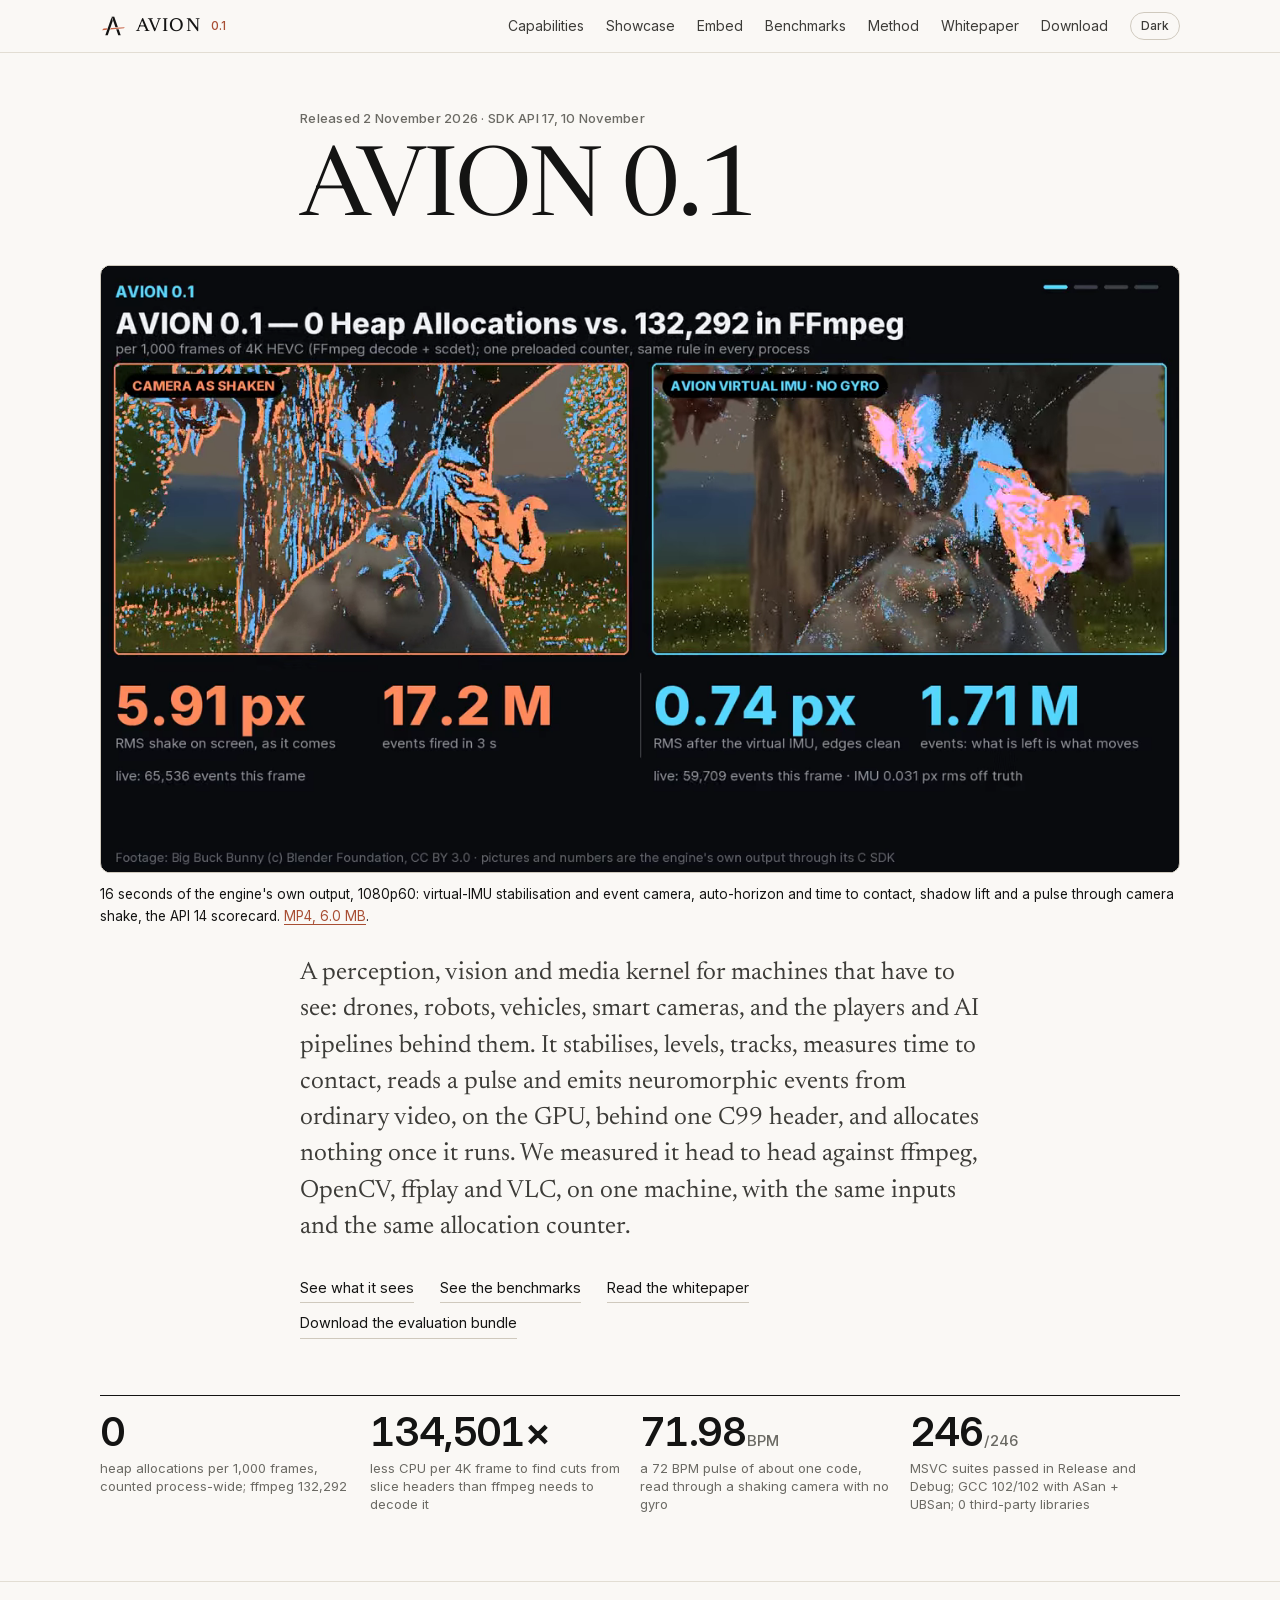
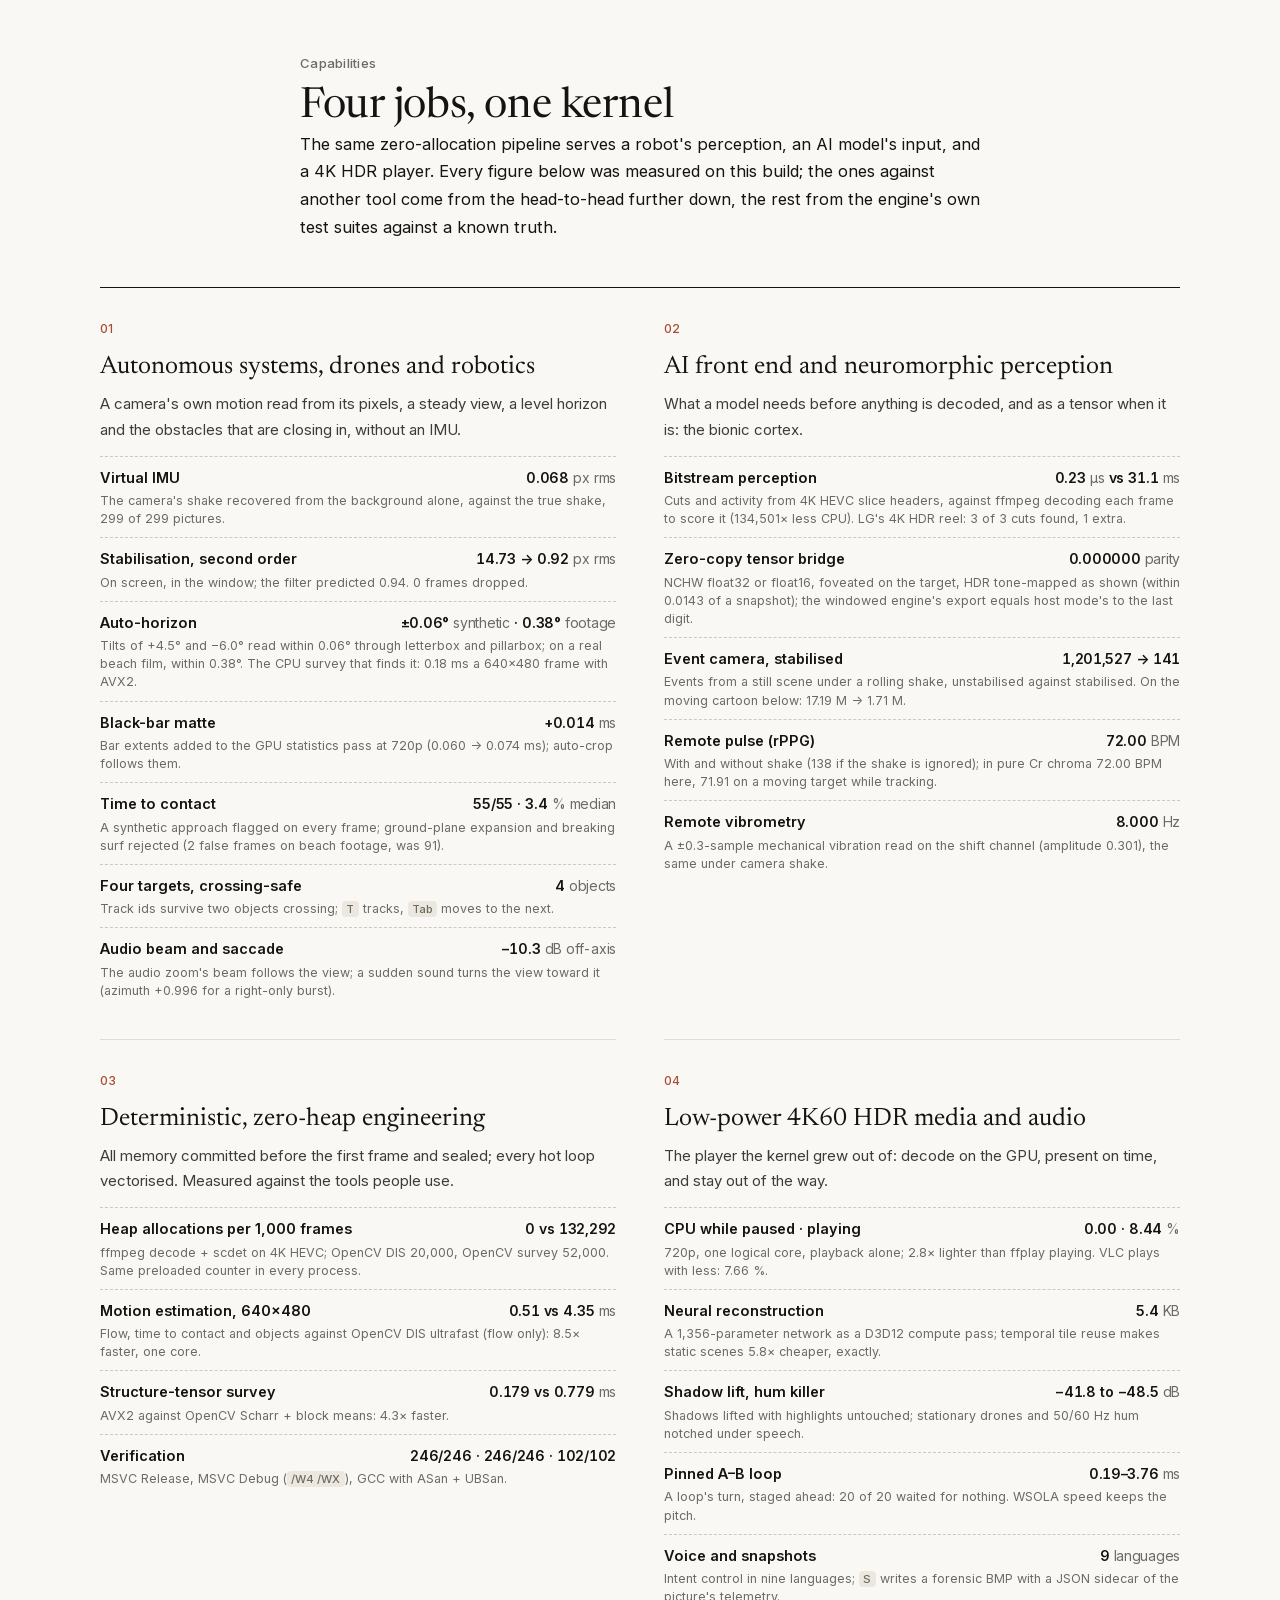
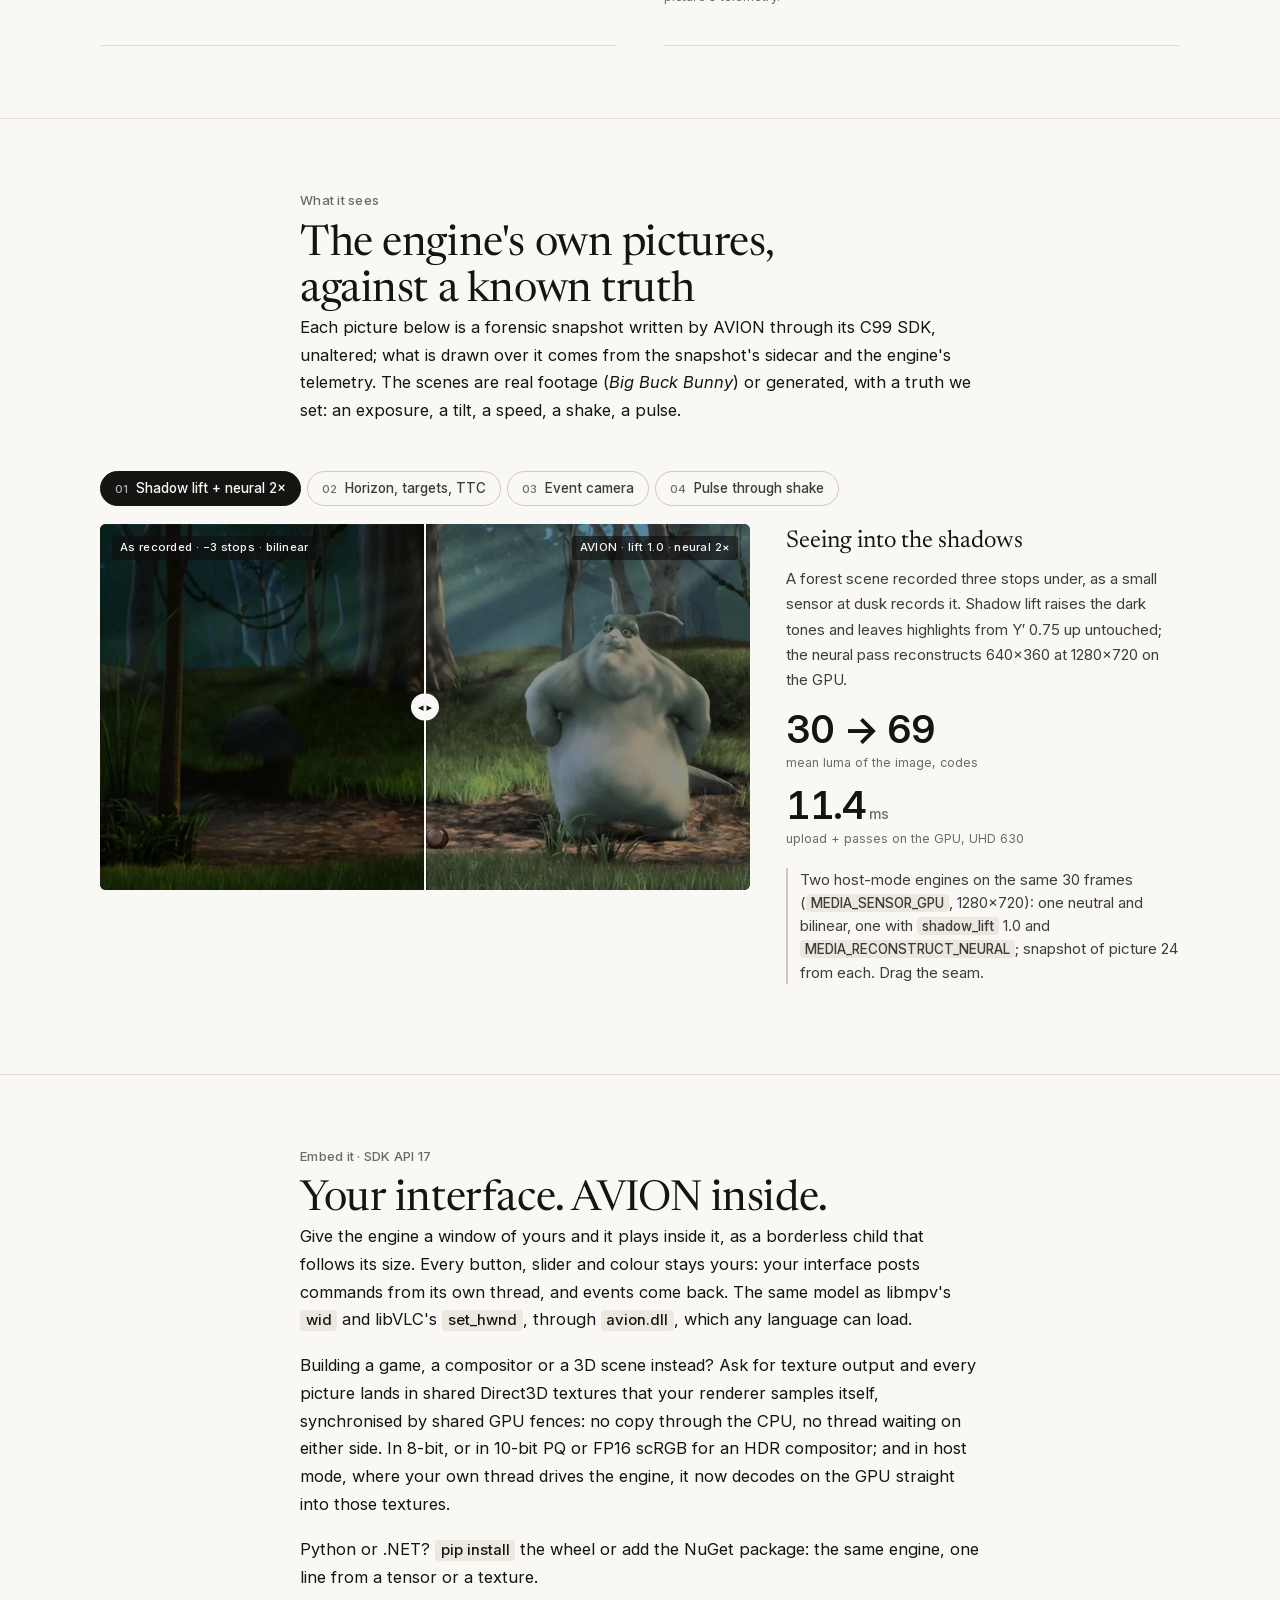
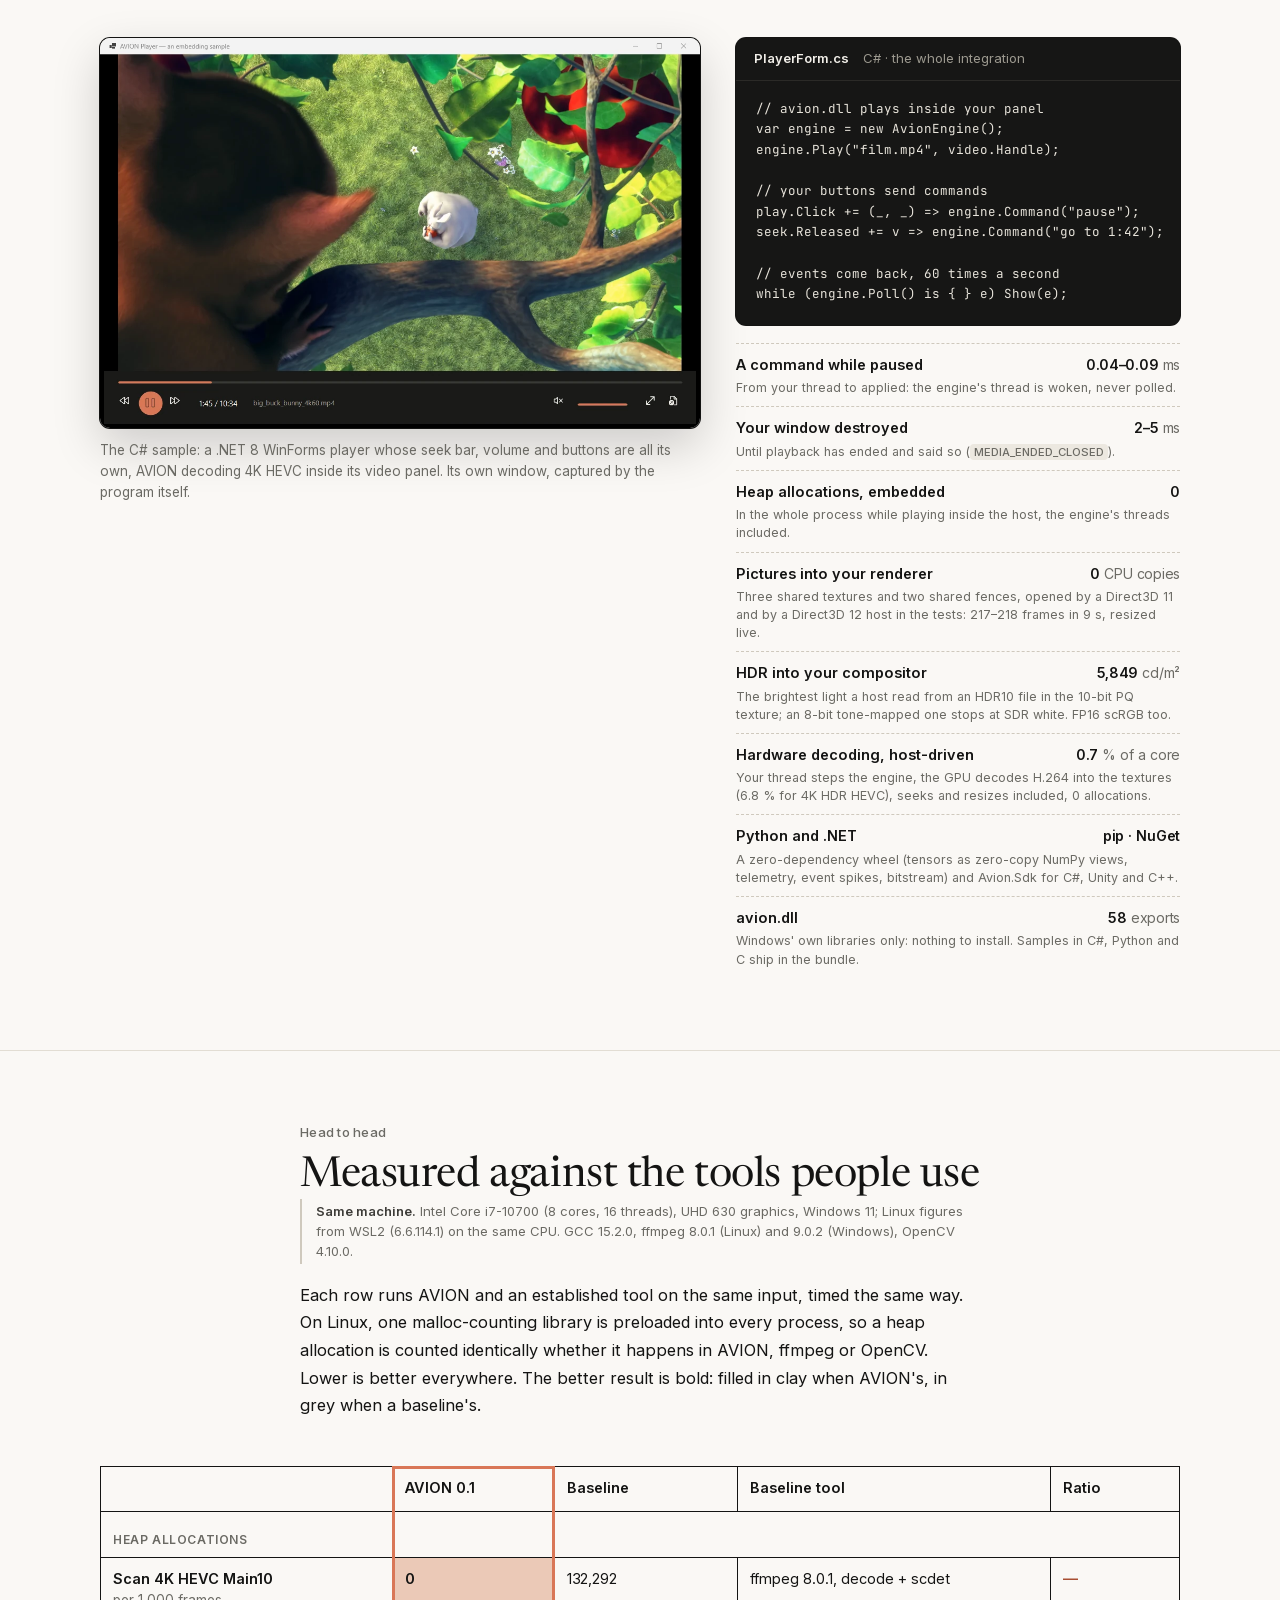
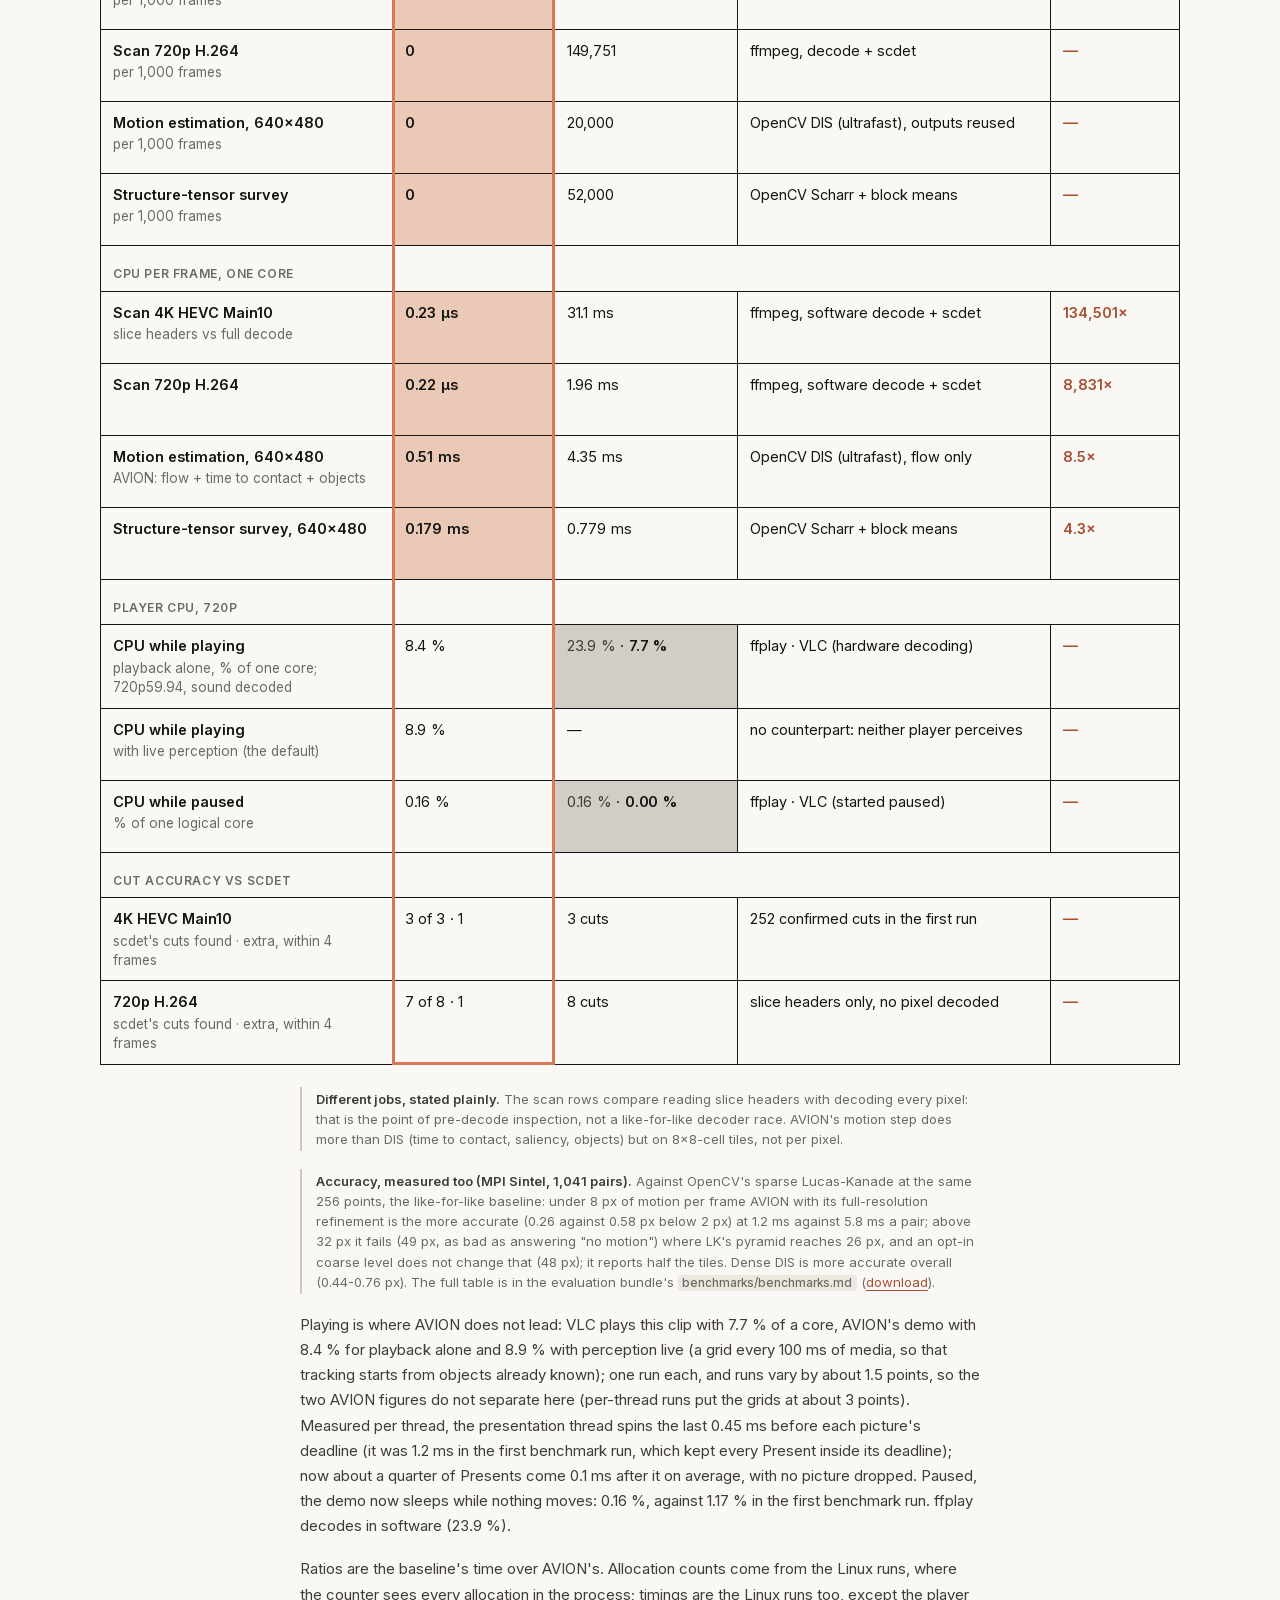
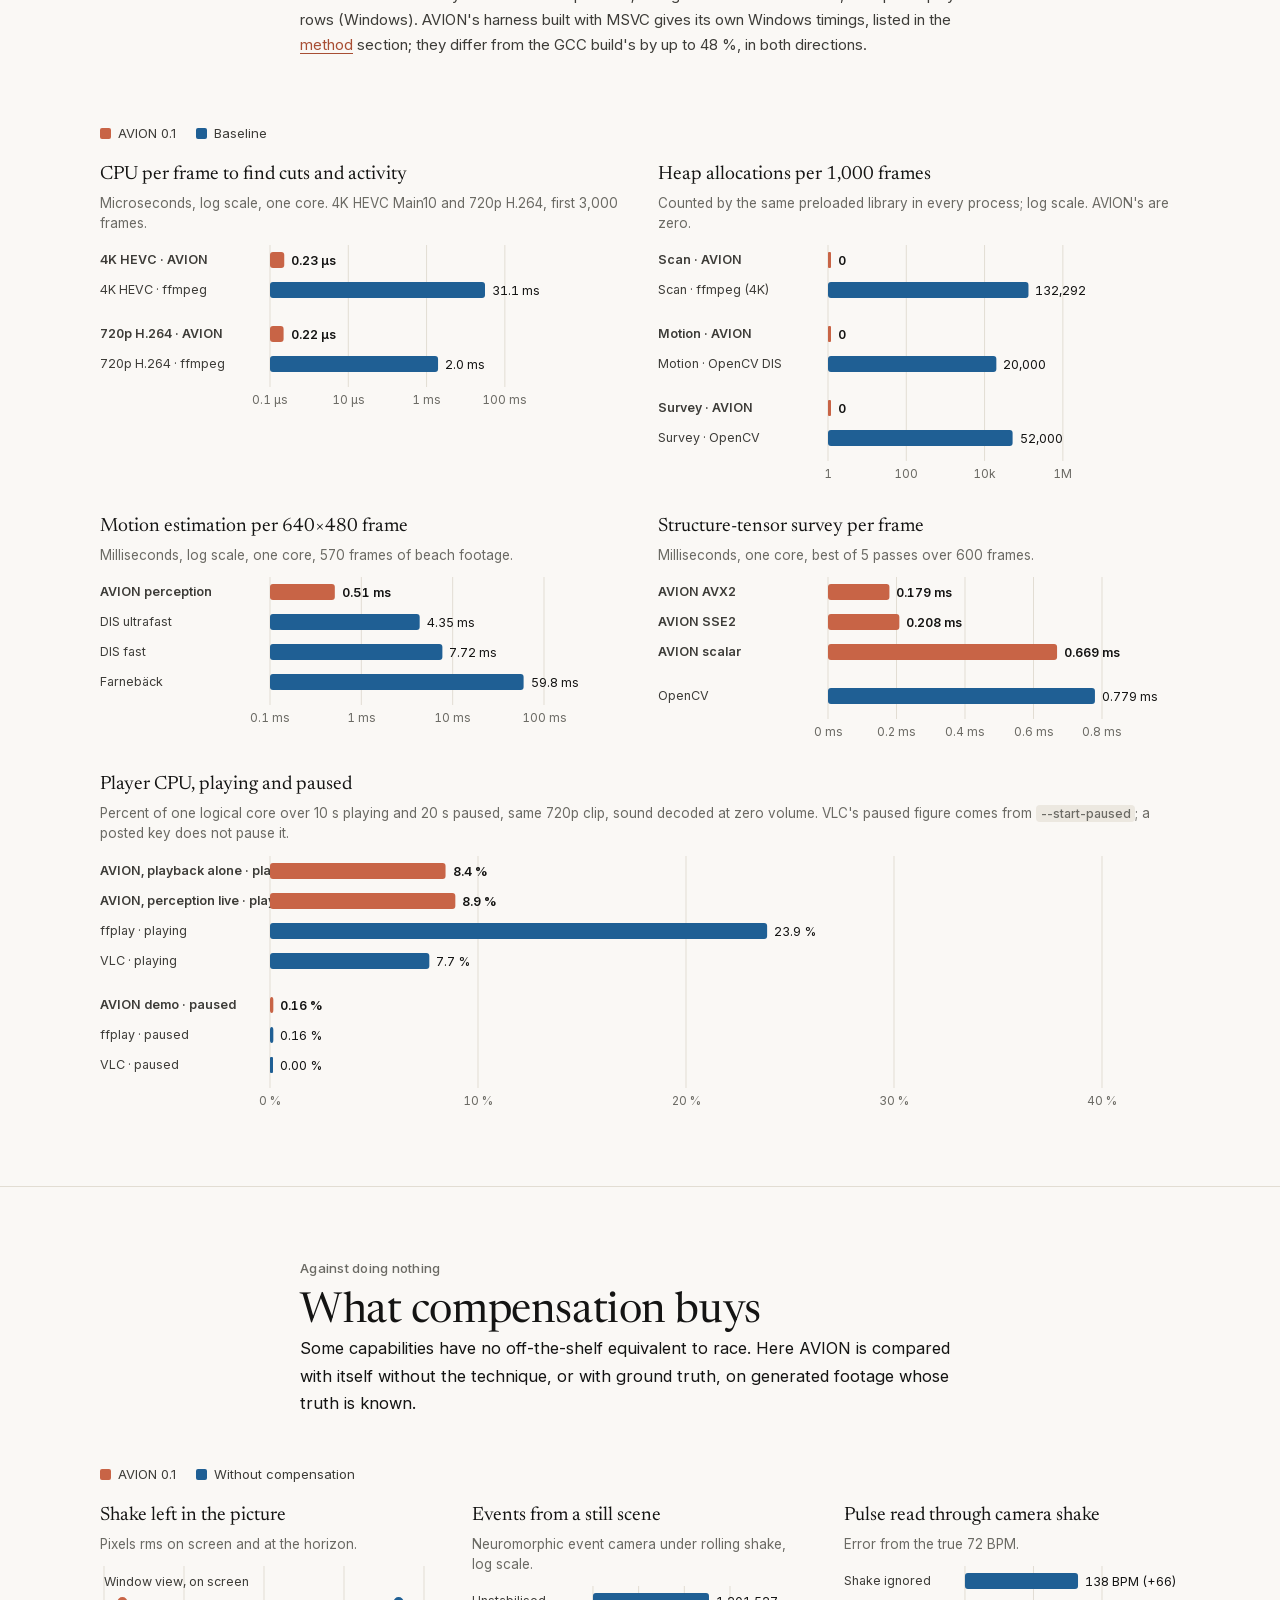
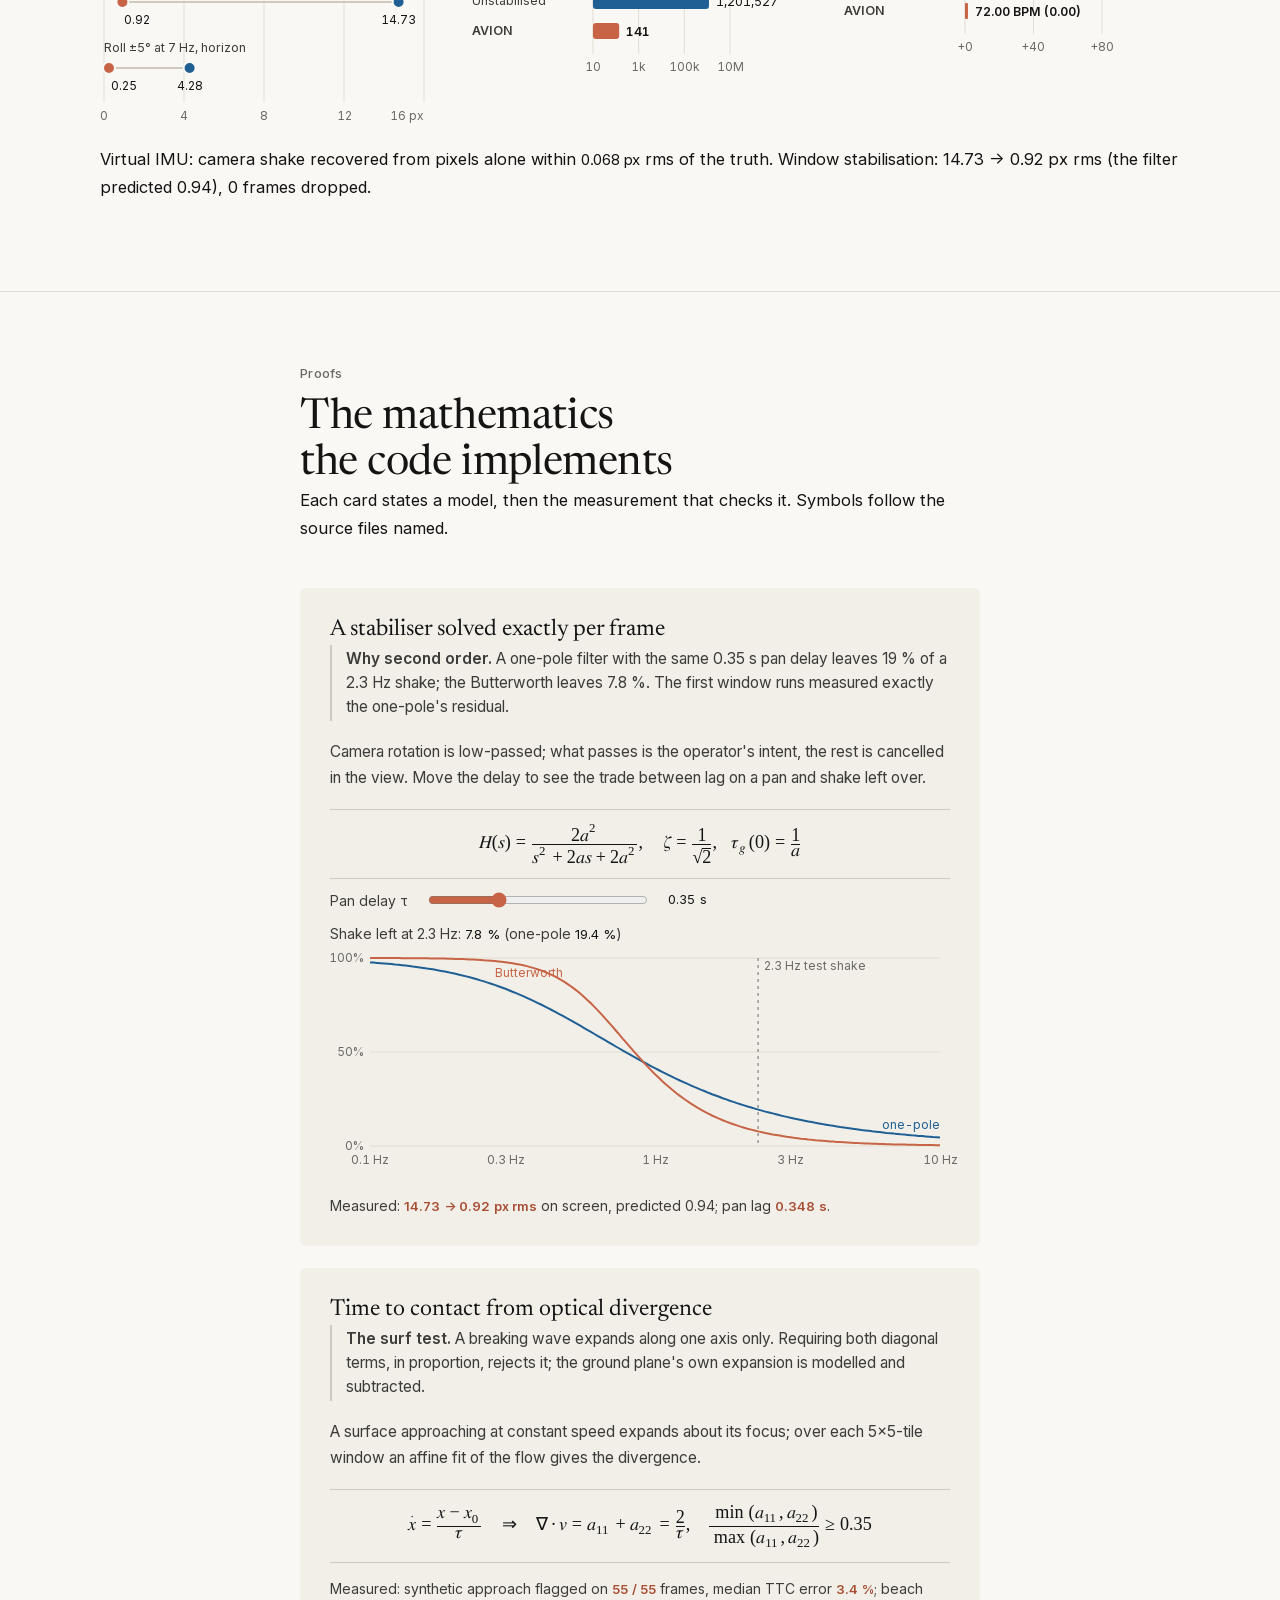
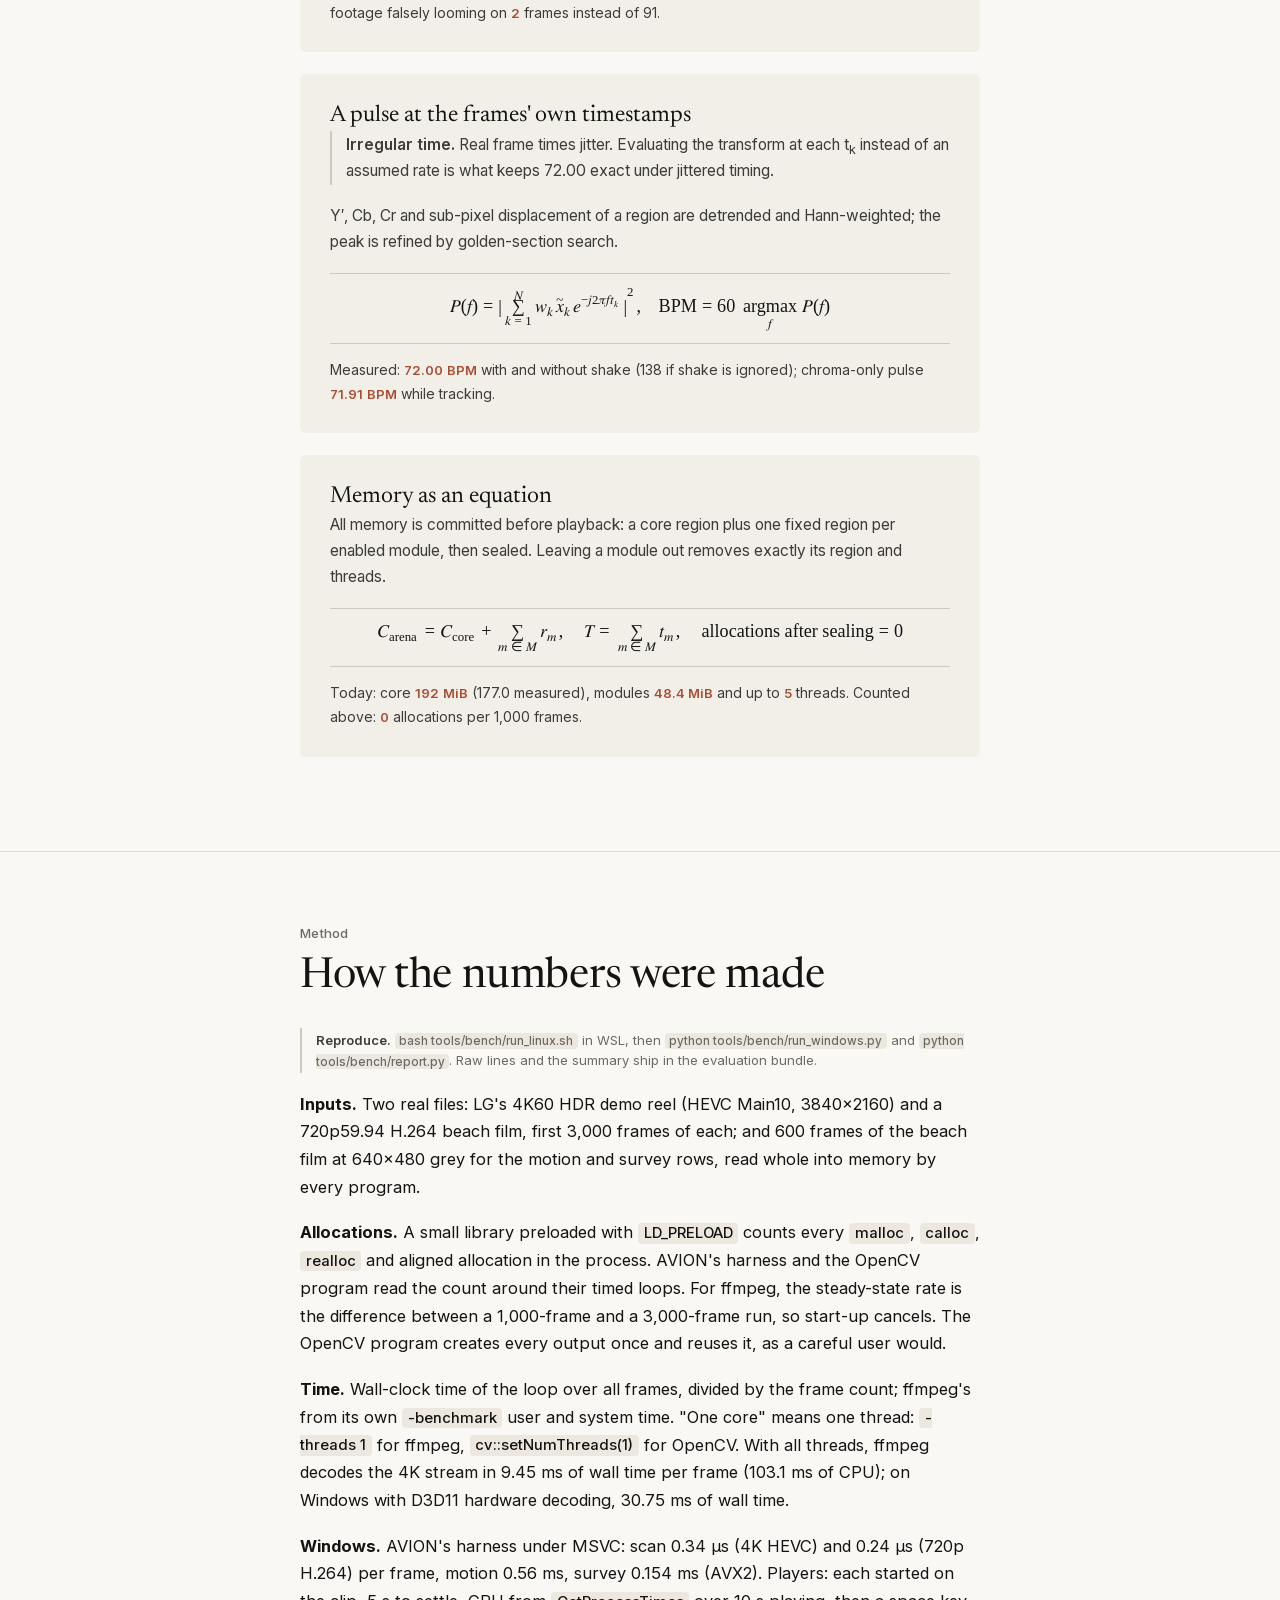
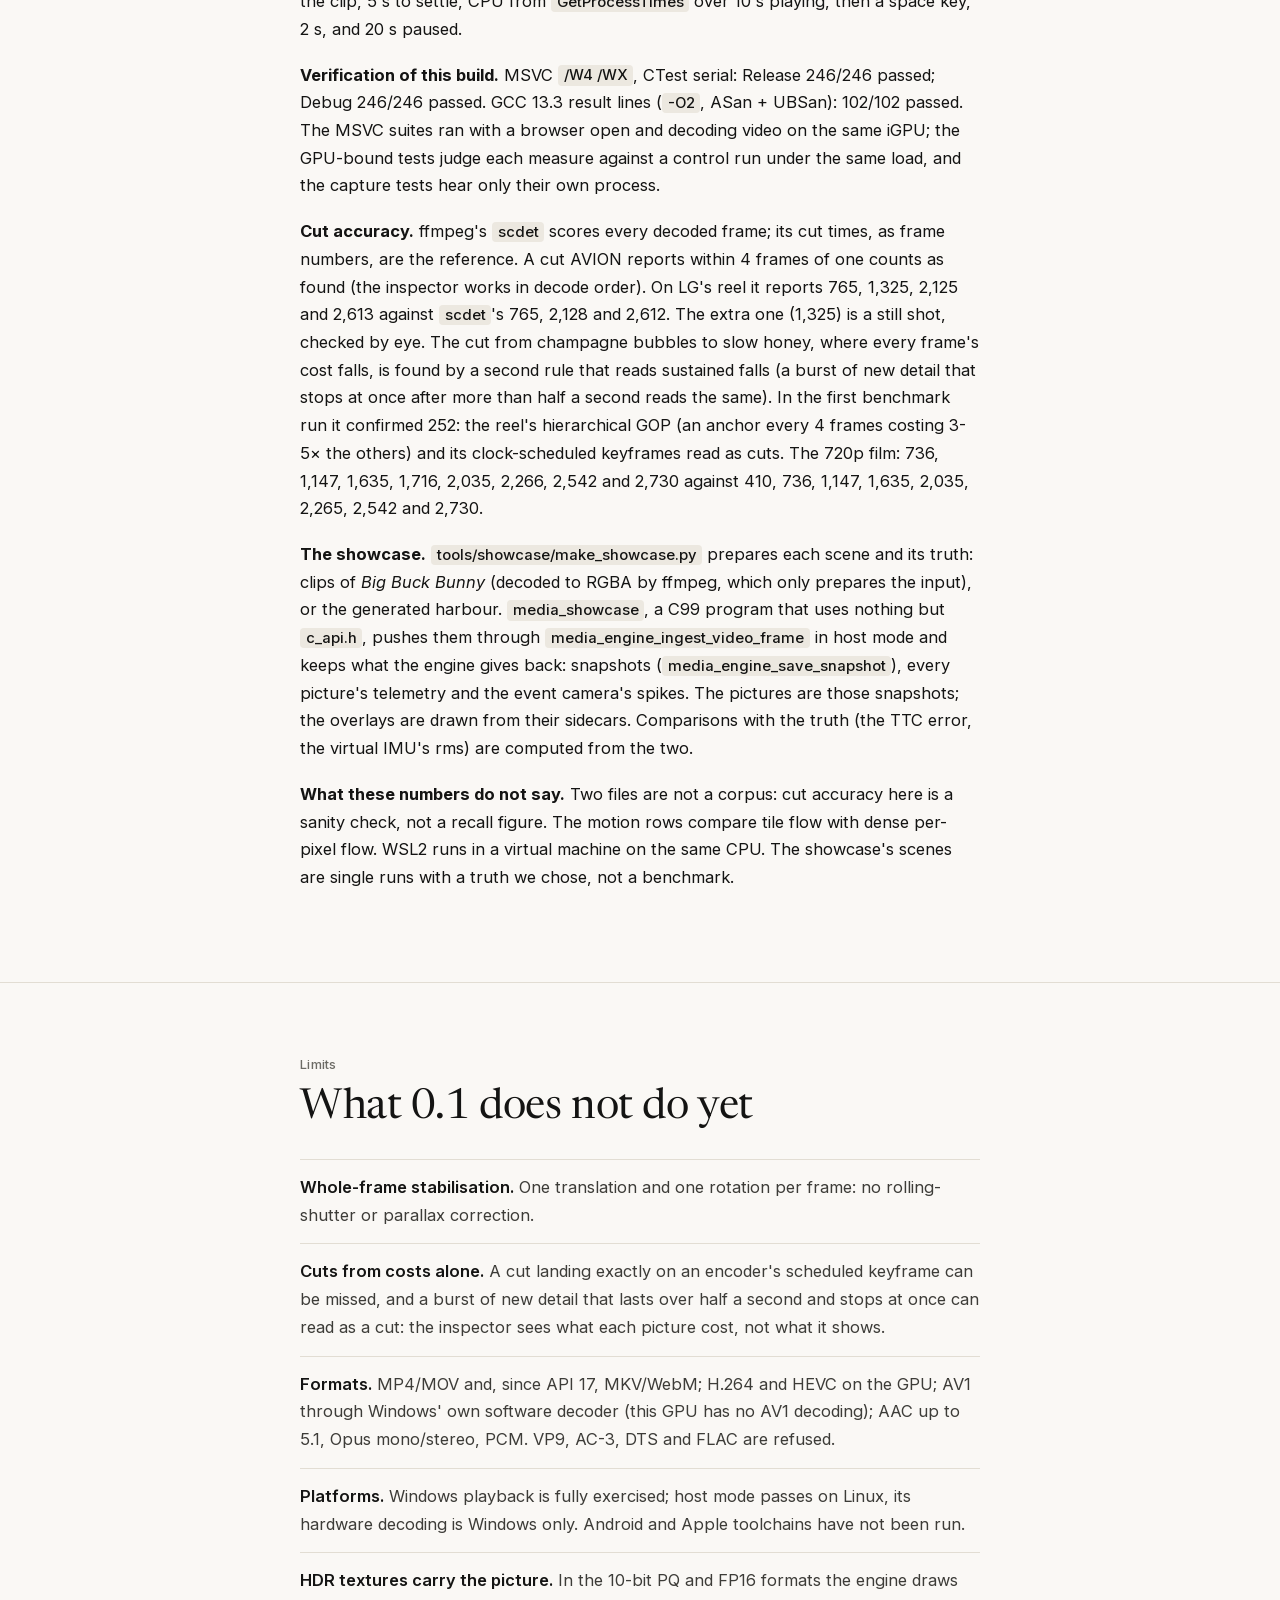
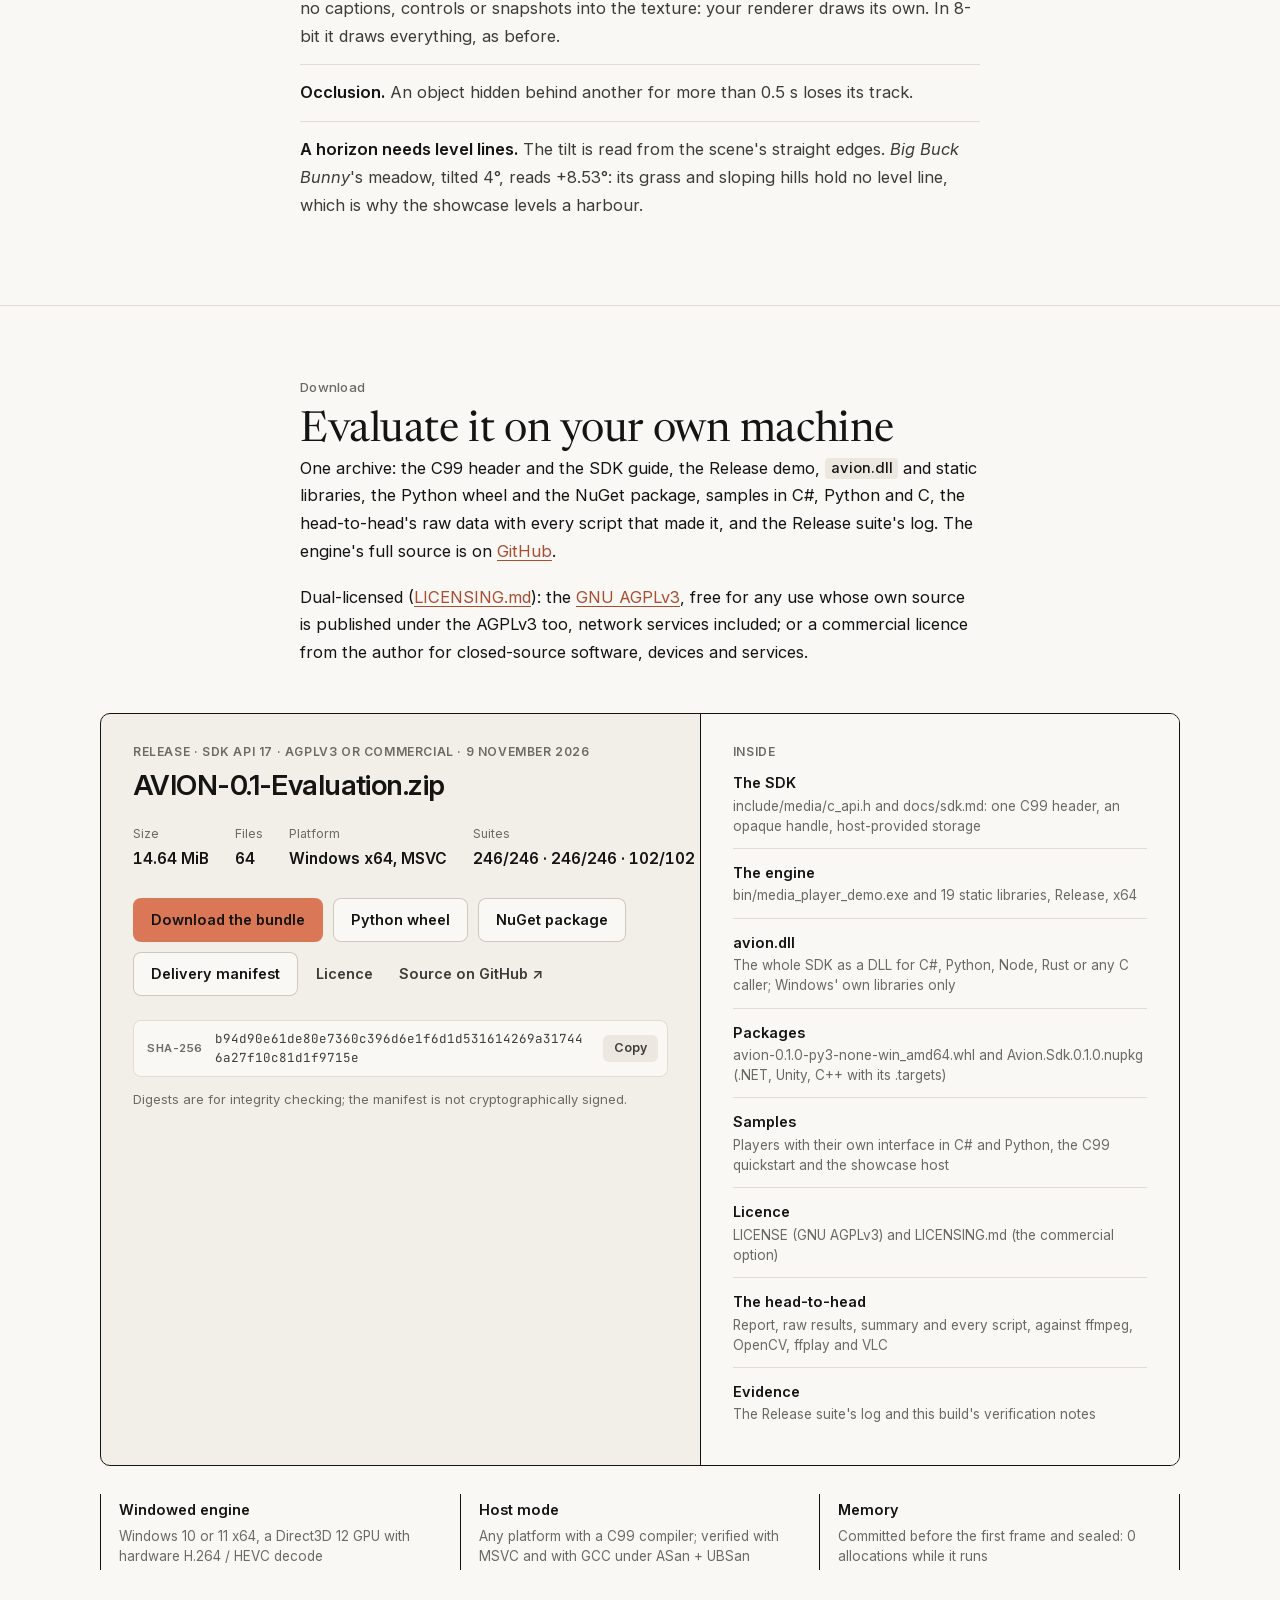
<file: index.html>
<!doctype html>
<html lang="en">
<head>
<meta charset="utf-8">
<meta name="viewport" content="width=device-width, initial-scale=1, viewport-fit=cover">
<title>AVION 0.1</title>
<meta name="description" content="AVION 0.1: a deterministic perception, vision and media kernel behind one C99 header, measured head to head against ffmpeg, OpenCV, ffplay and VLC.">
<link rel="icon" href="assets/avion-01-icon.svg" type="image/svg+xml">
<meta property="og:type" content="website">
<meta property="og:site_name" content="AVION 0.1">
<meta property="og:title" content="AVION 0.1: a perception kernel that sees, and allocates nothing">
<meta property="og:description" content="A perception kernel that sees, and allocates nothing: stabilised, levelled, tracked and measured on the GPU behind one C99 header. Measured against ffmpeg, OpenCV and VLC.">
<meta property="og:url" content="https://5645hm-a11y.github.io/avion/">
<meta property="og:image" content="https://5645hm-a11y.github.io/avion/assets/og-card.png">
<meta property="og:image:width" content="1200">
<meta property="og:image:height" content="675">
<meta property="og:image:alt" content="AVION 0.1: zero heap allocations against 132,292 in ffmpeg, an event camera stabilised with no gyro, and four measured comparisons.">
<meta name="twitter:card" content="summary_large_image">
<meta name="twitter:image" content="https://5645hm-a11y.github.io/avion/assets/og-card.png">
<style>
@font-face { font-family: "Newsreader"; font-style: normal; font-weight: 200 800; font-display: swap; src: url("assets/fonts/Newsreader-normal.woff2") format("woff2"); }
@font-face { font-family: "Newsreader"; font-style: italic; font-weight: 200 800; font-display: swap; src: url("assets/fonts/Newsreader-italic.woff2") format("woff2"); }
@font-face { font-family: "Inter"; font-style: normal; font-weight: 100 900; font-display: swap; src: url("assets/fonts/InterVariable.woff2") format("woff2"); }
@font-face { font-family: "Inter"; font-style: italic; font-weight: 100 900; font-display: swap; src: url("assets/fonts/InterVariable-Italic.woff2") format("woff2"); }
@font-face { font-family: "JetBrains Mono"; font-style: normal; font-weight: 100 800; font-display: swap; src: url("assets/fonts/JetBrainsMono-normal.woff2") format("woff2"); }
</style>
<style>
/* AVION 0.1 site: a research release on warm paper. One reading column (680px) with margin notes on wide screens, figures that
   break out to 1080px. Text and every figure in Inter (lining figures, the plain round zero: the slashed one is off), headings in
   Newsreader; monospace only for the C99 code block and the SHA-256 digests. The benchmark table is a ruled grid. Light first; obsidian dark by system setting or the toggle. */
:root {
  --paper: #FAF8F5; --card: #F2EFE9; --sunk: #ECE8E0; --ink: #141413; --ink-2: #3D3C38; --muted: #6B6A64; --rule: #E2DDD3; --rule-2: #CFC9BD;
  --clay: #C86446; --clay-ink: #A84E33; --slate: #2D5A7B;
  --s-base: #1F5F94; --s-avion: #C86446;
  --serif: "Newsreader", "Iowan Old Style", Georgia, "Times New Roman", serif;
  --sans: "Inter", "Segoe UI", system-ui, -apple-system, sans-serif;
  --mono: "JetBrains Mono", "Cascadia Mono", Consolas, "SF Mono", ui-monospace, monospace;
  --num: "Inter", "Segoe UI", system-ui, -apple-system, sans-serif;
  --figures: "tnum" 1, "lnum" 1, "zero" 0, "ss01" 0;
  --figure-space: .04em;
  --win: #EBC9B7; --rival: #D1CFC5; --edge: #D97757; --grid: var(--ink); /* The table: AVION's wins, a baseline's wins, AVION's column. */
  color-scheme: light;
}
@media (prefers-color-scheme: dark) {
  :root:not([data-theme="light"]) {
    --paper: #121211; --card: #1B1A18; --sunk: #232220; --ink: #F2EFE9; --ink-2: #D2CEC5; --muted: #9C998F; --rule: #2B2A27; --rule-2: #3A3935;
    --clay: #D4704C; --clay-ink: #E08A6A; --slate: #7FA6C6; --s-base: #4E8FC8; --s-avion: #D4704C; color-scheme: dark;
    --win: color-mix(in srgb, #EBC9B7 16%, #121211); --rival: #2E2D2A; --grid: #3A3935;
  }
}
:root[data-theme="dark"] {
  --win: color-mix(in srgb, #EBC9B7 16%, #121211); --rival: #2E2D2A; --grid: #3A3935;
  --paper: #121211; --card: #1B1A18; --sunk: #232220; --ink: #F2EFE9; --ink-2: #D2CEC5; --muted: #9C998F; --rule: #2B2A27; --rule-2: #3A3935;
  --clay: #D4704C; --clay-ink: #E08A6A; --slate: #7FA6C6; --s-base: #4E8FC8; --s-avion: #D4704C; color-scheme: dark;
}
* { box-sizing: border-box; }
html { -webkit-text-size-adjust: 100%; }
body { margin: 0; background: var(--paper); color: var(--ink); font: 16.5px/1.68 var(--sans); -webkit-font-smoothing: antialiased; font-feature-settings: "calt" 1, "zero" 0; }
body::before { content: ""; position: fixed; inset: 0 0 auto; height: env(safe-area-inset-top, 0px); z-index: 10; background: var(--paper); }
a { color: var(--clay-ink); text-decoration-thickness: 1px; text-underline-offset: 3px; }
a:hover { color: var(--ink); }
:focus-visible { outline: 2px solid var(--clay); outline-offset: 3px; border-radius: 2px; }
.gutter { padding-left: max(16px, env(safe-area-inset-left, 0px)); padding-right: max(16px, env(safe-area-inset-right, 0px)); }
.num, .mono { font-family: var(--num); font-variant-numeric: tabular-nums lining-nums; font-feature-settings: var(--figures); font-size: .92em; letter-spacing: -.02em; }
.eyebrow { font: 500 13px/1.4 var(--sans); letter-spacing: .02em; color: var(--muted); }
h1, h2, h3 { font-family: var(--serif); font-weight: 400; text-wrap: balance; margin: 0; color: var(--ink); }
h1 { font-size: clamp(48px, 8vw, 96px); line-height: .98; letter-spacing: -.02em; font-variation-settings: "opsz" 72; }
h2 { font-size: clamp(30px, 4vw, 42px); line-height: 1.1; letter-spacing: -.01em; font-variation-settings: "opsz" 60; }
h3 { font-size: 23px; line-height: 1.25; font-variation-settings: "opsz" 30; }
p { margin: 0 0 18px; }
.lede { font-family: var(--serif); font-size: clamp(21px, 2.4vw, 25px); line-height: 1.45; color: var(--ink-2); font-variation-settings: "opsz" 24; }

/* Header */
.top { position: sticky; top: env(safe-area-inset-top, 0px); z-index: 5; background: color-mix(in srgb, var(--paper) 90%, transparent); backdrop-filter: blur(8px); border-bottom: 1px solid var(--rule); }
.top .in { max-width: 1080px; margin: 0 auto; display: flex; align-items: center; justify-content: space-between; gap: 16px; padding-block: 12px; }
.brand { display: flex; align-items: center; gap: 10px; color: var(--ink); text-decoration: none; font: 500 19px/1 var(--serif); letter-spacing: .06em; }
.brand svg { width: 26px; height: 26px; }
.brand small { font: 500 12px/1 var(--num); color: var(--clay-ink); letter-spacing: 0; }
.top nav { display: flex; align-items: center; flex-wrap: wrap; gap: 4px 22px; font-size: 14px; }
.top nav a { color: var(--ink-2); text-decoration: none; }
.top nav a:hover { color: var(--ink); }
.theme { appearance: none; border: 1px solid var(--rule-2); background: transparent; color: var(--ink-2); font: 500 12px/1 var(--sans); padding: 7px 10px; border-radius: 999px; cursor: pointer; }
.theme:hover { color: var(--ink); border-color: var(--ink-2); }
@media (max-width: 640px) { .top nav .opt { display: none; } }

/* Reading column, margin notes, wide figures */
.col { max-width: 680px; margin: 0 auto; position: relative; display: flow-root; } /* Contains its margin notes: nothing after a column can start beside or under one. */
.wide { max-width: 1080px; margin: 0 auto; }
.note { float: right; clear: right; width: 230px; margin: 4px -270px 16px 0; font-size: 13px; line-height: 1.55; color: var(--muted); }
.note b { color: var(--ink-2); font-weight: 600; }
@media (max-width: 1340px) { .note { float: none; width: auto; margin: 0 0 18px; padding: 2px 0 2px 14px; border-left: 2px solid var(--rule-2); } }
section { padding-block: 72px; }
section + section { border-top: 1px solid var(--rule); }
.head { margin-bottom: 28px; }
.head .eyebrow { margin-bottom: 12px; }

/* Benchmark table (the launch table) */
.bt { width: 100%; min-width: 0; border-collapse: separate; border-spacing: 0; table-layout: fixed; font: 400 14.5px/1.4 var(--sans); font-variant-numeric: lining-nums proportional-nums; font-feature-settings: "lnum" 1, "pnum" 1, "zero" 0; color: var(--ink); }
.bt.h2h { min-width: 760px; }
.bt.h2h-wp { min-width: 620px; }
.bt col.m { width: 27%; } .bt col.a { width: 15%; } .bt col.b { width: 17%; } .bt col.t { width: 29%; } .bt col.r { width: 12%; }
.bt th, .bt td { box-sizing: border-box; border-bottom: 1px solid var(--grid); border-left: 1px solid var(--grid); text-align: left; vertical-align: top; height: 72px; padding: 11px 12px; font-weight: 400; }
.bt tr > :last-child { border-right: 1px solid var(--grid); }
.bt thead th { border-top: 1px solid var(--grid); height: 46px; vertical-align: baseline; white-space: nowrap; font-weight: 600; font-size: 14.5px; color: var(--ink); }
.bt td:first-child { font-weight: 600; }
.bt td .sub { display: block; font-weight: 400; font-size: 13.5px; color: var(--muted); line-height: 1.4; margin-top: 2px; }
.bt td.v { white-space: nowrap; letter-spacing: -.005em; }
.bt td.v.win { font-weight: 600; background: var(--win); }
.bt td.v > span { color: var(--ink-2); }
.bt td.v:has(> span.w) { background: var(--rival); }
.bt td.v > span.w { color: var(--ink); font-weight: 600; }
.bt td.x { font-weight: 600; color: var(--clay-ink); white-space: nowrap; }
/* AVION's column, outlined in clay from the header to the last row. */
.bt:is(.h2h, .h2h-wp) th:nth-child(2), .bt:is(.h2h, .h2h-wp) td:nth-child(2) { position: relative; }
.bt:is(.h2h, .h2h-wp) th:nth-child(2)::after, .bt:is(.h2h, .h2h-wp) td:nth-child(2)::after { content: ""; position: absolute; inset: -1px; border-left: 3px solid var(--edge); border-right: 3px solid var(--edge); pointer-events: none; }
.bt:is(.h2h, .h2h-wp) thead th:nth-child(2) { box-shadow: inset 0 2px 0 var(--edge); }
.bt:is(.h2h, .h2h-wp) thead th:nth-child(2)::after { border-top: 1px solid var(--edge); }
.bt:is(.h2h, .h2h-wp) tbody tr:last-child td:nth-child(2)::after { border-bottom: 3px solid var(--edge); }
/* Several baselines in one cell: one per line, each with its tool. */
.bt td.v.stack { white-space: normal; }
.bt td.v.stack > span { display: block; color: var(--ink-2); }
.bt td.v.stack > span + span { margin-top: 4px; }
.bt td.v.stack > span small { font-size: 12.5px; color: var(--muted); font-weight: 400; margin-left: 6px; }
.bt td.v.stack:has(> span.w) { background: var(--rival); }
.bt tr.group td { height: auto; padding: 20px 12px 8px; font-size: 12px; font-weight: 600; letter-spacing: .05em; text-transform: uppercase; color: var(--muted); }
.scroll { overflow-x: auto; }

/* Figures */
figure { margin: 0; }
.figs { display: grid; grid-template-columns: repeat(2, minmax(0, 1fr)); gap: 28px 36px; }
.figs.three { grid-template-columns: repeat(3, minmax(0, 1fr)); }
@media (max-width: 900px) { .figs, .figs.three { grid-template-columns: minmax(0, 1fr); } }
.fig { min-width: 0; }
.fig h3 { font-size: 19px; }
.fig .cap { font-size: 13.5px; color: var(--muted); line-height: 1.5; margin: 6px 0 12px; }
.chart { position: relative; width: 100%; }
.chart svg { display: block; width: 100%; overflow: visible; }
.chart text { font-family: var(--sans); font-variant-numeric: tabular-nums lining-nums; font-feature-settings: var(--figures); }
.legend { display: flex; flex-wrap: wrap; gap: 6px 20px; font-size: 13px; color: var(--ink-2); margin: 0 0 18px; }
.legend i { display: inline-block; width: 11px; height: 11px; border-radius: 2px; margin-right: 7px; vertical-align: -1px; }
.tip { font-variant-numeric: tabular-nums lining-nums; position: absolute; pointer-events: none; background: var(--ink); color: var(--paper); padding: 7px 10px; border-radius: 4px; font: 12.5px/1.45 var(--sans); white-space: nowrap; z-index: 3; transform: translate(-50%, calc(-100% - 10px)); }
.tip .m { opacity: .7; }
details.data { margin-top: 10px; font-size: 13px; color: var(--muted); }
details.data summary { cursor: pointer; }
details.data table { width: 100%; border-collapse: collapse; margin-top: 8px; }
details.data td, details.data th { text-align: left; padding: 5px 10px 5px 0; border-bottom: 1px solid var(--rule); }
details.data td.n { font-family: var(--num); white-space: nowrap; }

/* Proof cards */
.proof { background: var(--card); border-radius: 6px; padding: 28px 30px; margin: 0 0 22px; }
.proof .eq { overflow-x: auto; padding: 14px 0; margin: 6px 0; border-top: 1px solid var(--rule-2); border-bottom: 1px solid var(--rule-2); }
.proof p { font-size: 15.5px; color: var(--ink-2); }
.proof .check { font-size: 14px; color: var(--ink-2); margin: 14px 0 0; }
.proof .check b { font-family: var(--num); font-weight: 600; color: var(--clay-ink); font-size: 13px; }
math { font-size: 1.1em; color: var(--ink); }
.ctrl { display: flex; flex-wrap: wrap; align-items: center; gap: 10px 18px; font-size: 14px; color: var(--ink-2); margin: 10px 0 4px; }
.ctrl input[type=range] { width: 220px; accent-color: var(--clay); }
.ctrl output { font-family: var(--num); font-size: 13px; color: var(--ink); }

/* Lists, footer */
.limits { list-style: none; padding: 0; margin: 0; }
.limits li { padding: 14px 0; border-top: 1px solid var(--rule); color: var(--ink-2); }
.limits li b { color: var(--ink); font-weight: 600; }
pre { font-variant-ligatures: none; background: var(--card); border-radius: 6px; padding: 14px 16px; overflow-x: auto; font: 13px/1.6 var(--mono); color: var(--ink); }
code { font-family: var(--num); font-size: .9em; font-weight: 500; background: var(--sunk); padding: .08em .38em; border-radius: 4px; }
pre code { font-feature-settings: "calt" 0, "liga" 0; font-variant-ligatures: none; font-family: var(--mono); font-size: 1em; font-weight: 400; background: none; padding: 0; border-radius: 0; }
footer { border-top: 1px solid var(--rule); padding-block: 40px 64px; color: var(--muted); font-size: 14px; }
footer .hash, .hash { font-family: var(--mono); font-size: 12.5px; overflow-wrap: anywhere; color: var(--ink-2); }
/* Display figures: Newsreader's lining, tabular figures at a tight optical size. */
.fig-display { font-family: var(--num); font-weight: 600; font-variant-numeric: lining-nums tabular-nums; font-feature-settings: "lnum" 1, "tnum" 1, "zero" 0; letter-spacing: -.035em; }

/* Capabilities: four pillars, each a list of measured figures */
.pillars { display: grid; grid-template-columns: repeat(2, minmax(0, 1fr)); gap: 0 48px; border-top: 1px solid var(--ink); }
@media (max-width: 860px) { .pillars { grid-template-columns: minmax(0, 1fr); } }
.pillar { padding: 26px 0 30px; border-bottom: 1px solid var(--rule); min-width: 0; }
.pillar .no { font: 500 12px/1 var(--num); color: var(--clay-ink); letter-spacing: .04em; }
.pillar h3 { margin: 10px 0 8px; font-size: 25px; }
.pillar > p { font-size: 15px; color: var(--ink-2); margin-bottom: 14px; }
.kv { list-style: none; margin: 0; padding: 0; }
.kv li { display: grid; grid-template-columns: minmax(0, 1fr) auto; gap: 2px 18px; align-items: baseline; padding: 9px 0; border-top: 1px dashed var(--rule-2); font-size: 14.5px; color: var(--ink-2); }
.kv li b { font-weight: 600; color: var(--ink); }
.kv li .v { font-weight: 600; font-family: var(--num); font-variant-numeric: tabular-nums lining-nums; font-feature-settings: var(--figures); font-size: 14px; letter-spacing: -.02em; color: var(--ink); white-space: nowrap; text-align: right; }
.kv li .v i { font-style: normal; font-weight: 400; color: var(--muted); }
.kv li small { grid-column: 1 / -1; font-size: 12.5px; color: var(--muted); line-height: 1.45; }
@media (max-width: 520px) { .kv li { grid-template-columns: minmax(0, 1fr); } .kv li .v { text-align: left; white-space: normal; } }

/* Showcase: engine snapshots with the engine's own telemetry drawn over them */
.tabs { display: flex; flex-wrap: wrap; gap: 6px; margin: 0 0 18px; }
.tabs button { appearance: none; border: 1px solid var(--rule-2); background: transparent; color: var(--ink-2); font: 500 13.5px/1 var(--sans); padding: 10px 14px; border-radius: 999px; cursor: pointer; }
.tabs button .n { font: 500 11.5px/1 var(--num); color: var(--muted); margin-right: 8px; }
.tabs button:hover { color: var(--ink); border-color: var(--ink-2); }
.tabs button[aria-selected="true"] { background: var(--ink); border-color: var(--ink); color: var(--paper); }
.tabs button[aria-selected="true"] .n { color: var(--paper); opacity: .7; }
.plate { display: grid; grid-template-columns: minmax(0, 1.65fr) minmax(0, 1fr); gap: 24px 36px; align-items: start; }
.plate[hidden] { display: none; }
@media (max-width: 900px) { .plate { grid-template-columns: minmax(0, 1fr); } }
.stage { position: relative; aspect-ratio: 16 / 9; background: #0E0E0D; border-radius: 6px; overflow: hidden; }
.stage > img, .stage svg.ov { position: absolute; inset: 0; width: 100%; height: 100%; display: block; }
.stage .before { position: absolute; inset: 0; clip-path: inset(0 50% 0 0); }
.stage .before img { position: absolute; inset: 0; width: 100%; height: 100%; display: block; }
.stage .seam { position: absolute; top: 0; bottom: 0; left: 50%; width: 2px; margin-left: -1px; background: #FAF8F5; box-shadow: 0 0 0 1px rgba(0,0,0,.25); pointer-events: none; }
.stage .seam::after { content: "◂ ▸"; position: absolute; top: 50%; left: 50%; transform: translate(-50%, -50%); background: #FAF8F5; color: #141413; font: 600 11px/1 var(--sans); padding: 8px 7px; border-radius: 999px; white-space: nowrap; }
.stage .tag { position: absolute; top: 12px; font: 500 11.5px/1 var(--num); letter-spacing: .02em; color: #FAF8F5; background: rgba(14,14,13,.62); padding: 6px 8px; border-radius: 3px; }
.stage .tag.l { left: 12px; } .stage .tag.r { right: 12px; }
.stage input.wipe { position: absolute; inset: 0; width: 100%; height: 100%; margin: 0; opacity: 0; cursor: ew-resize; }
.stage svg.ov text { font-family: var(--num); font-weight: 600; font-variant-numeric: tabular-nums lining-nums; font-feature-settings: var(--figures); }
.inset { position: absolute; left: 12px; top: 12px; width: 30%; border: 1px solid rgba(250,248,245,.75); border-radius: 3px; overflow: hidden; box-shadow: 0 6px 20px rgba(0,0,0,.35); }
.inset img { display: block; width: 100%; height: auto; }
.inset span { position: absolute; left: 6px; top: 6px; font: 500 10.5px/1 var(--num); color: #FAF8F5; background: rgba(14,14,13,.62); padding: 4px 6px; border-radius: 2px; }
.seg { display: inline-flex; flex-wrap: wrap; border: 1px solid var(--rule-2); border-radius: 999px; padding: 3px; margin: 12px 0 0; }
.seg button { appearance: none; border: 0; background: transparent; color: var(--ink-2); font: 500 12.5px/1 var(--sans); padding: 8px 12px; border-radius: 999px; cursor: pointer; }
.seg button[aria-pressed="true"] { background: var(--card); color: var(--ink); box-shadow: inset 0 0 0 1px var(--rule-2); }
.readout h3 { font-size: 24px; margin: 2px 0 10px; }
.readout > p { font-size: 15px; color: var(--ink-2); }
.big { display: flex; flex-wrap: wrap; gap: 10px 28px; margin: 6px 0 16px; }
.big div { min-width: 0; }
.big b { display: block; font: 600 38px/1 var(--num); font-variant-numeric: lining-nums tabular-nums; font-feature-settings: "lnum" 1, "tnum" 1, "zero" 0; letter-spacing: -.035em; color: var(--ink); }
.big b small { font: 500 14px/1 var(--num); color: var(--muted); letter-spacing: 0; margin-left: 3px; }
.big span { font-size: 12.5px; color: var(--muted); }
.how { font-size: 13px; color: var(--muted); line-height: 1.55; border-left: 2px solid var(--rule-2); padding-left: 12px; margin-top: 14px; }

/* Download: the release card, requirements, the quickstart */
.release { display: grid; grid-template-columns: minmax(0, 1.25fr) minmax(0, 1fr); border: 1px solid var(--grid); border-radius: 10px; overflow: hidden; background: var(--card); }
@media (max-width: 860px) { .release { grid-template-columns: minmax(0, 1fr); } }
.rel-main { padding: 30px 32px 28px; min-width: 0; }
.rel-side { padding: 30px 32px 28px; border-left: 1px solid var(--grid); background: var(--paper); min-width: 0; }
@media (max-width: 860px) { .rel-side { border-left: 0; border-top: 1px solid var(--grid); } .rel-main, .rel-side { padding: 24px 20px; } }
.rel-kicker { font: 600 12px/1.3 var(--sans); letter-spacing: .05em; text-transform: uppercase; color: var(--muted); margin: 0 0 10px; }
.rel-main h3 { font: 600 clamp(22px, 3vw, 28px)/1.15 var(--sans); letter-spacing: -.02em; margin: 0 0 22px; overflow-wrap: anywhere; }
.rel-meta { display: grid; grid-template-columns: repeat(4, minmax(0, auto)); justify-content: start; gap: 8px 26px; margin: 0 0 26px; }
@media (max-width: 560px) { .rel-meta { grid-template-columns: repeat(2, minmax(0, 1fr)); } .rel-meta div:last-child { grid-column: 1 / -1; } .rel-meta dd { white-space: normal; } }
.rel-meta dt { font-size: 12.5px; color: var(--muted); margin: 0 0 2px; }
.rel-meta dd { margin: 0; font-weight: 600; font-size: 15.5px; font-variant-numeric: tabular-nums lining-nums; font-feature-settings: var(--figures); color: var(--ink); white-space: nowrap; }
.rel-actions { display: flex; flex-wrap: wrap; gap: 10px; margin: 0 0 24px; }
.btn { display: inline-flex; align-items: center; gap: 8px; height: 44px; padding: 0 18px; border-radius: 8px; font: 600 14.5px/1 var(--sans); text-decoration: none; color: var(--ink); box-shadow: inset 0 0 0 1px var(--rule-2); background: var(--paper); transition: box-shadow .15s, background-color .15s; }
.btn:hover { color: var(--ink); box-shadow: inset 0 0 0 1px var(--ink-2); }
.btn.primary { background: var(--edge); color: #141413; box-shadow: none; }
.btn.primary:hover { background: color-mix(in srgb, var(--edge) 88%, #000); color: #141413; }
.btn.ghost { background: transparent; box-shadow: none; padding: 0 8px; color: var(--ink-2); }
.btn.ghost:hover { color: var(--ink); }
.digest { display: flex; align-items: center; gap: 12px; padding: 10px 10px 10px 14px; border-radius: 8px; background: var(--paper); box-shadow: inset 0 0 0 1px var(--rule); min-width: 0; }
.digest .lbl { font: 600 11.5px/1 var(--sans); letter-spacing: .05em; color: var(--muted); flex: none; }
.digest .hash { flex: 1; min-width: 0; font-size: 12.5px; line-height: 1.45; color: var(--ink-2); }
.copy { flex: none; appearance: none; border: 0; border-radius: 6px; padding: 7px 11px; font: 600 12.5px/1 var(--sans); color: var(--ink-2); background: var(--sunk); cursor: pointer; }
.copy:hover { color: var(--ink); }
.rel-note { font-size: 13px; color: var(--muted); margin: 12px 0 0; }
.rel-list { list-style: none; margin: 0; padding: 0; }
.rel-list li { padding: 12px 0; border-top: 1px solid var(--rule); }
.rel-list li:first-child { border-top: 0; padding-top: 2px; }
.rel-list b { display: block; font-weight: 600; font-size: 14.5px; color: var(--ink); }
.rel-list span { display: block; font-size: 13.5px; line-height: 1.5; color: var(--muted); }
.req { display: grid; grid-template-columns: repeat(3, minmax(0, 1fr)); border-left: 1px solid var(--grid); margin: 28px 0 40px; }
@media (max-width: 760px) { .req { grid-template-columns: minmax(0, 1fr); border-left: 0; } .req div { border-left: 0 !important; border-top: 1px solid var(--grid); } }
.req div { padding: 4px 22px 4px 18px; border-right: 1px solid var(--grid); min-width: 0; }
.req b { display: block; font-weight: 600; font-size: 14.5px; margin-bottom: 4px; }
.req span { display: block; font-size: 13.5px; line-height: 1.5; color: var(--muted); }
.codebox { border-radius: 10px; overflow: hidden; background: #161615; box-shadow: 0 0 0 1px var(--grid); }
.code-bar { display: flex; align-items: center; gap: 14px; padding: 10px 10px 10px 18px; border-bottom: 1px solid #2B2A27; color: #D2CEC5; font-size: 13px; }
.code-bar .file { font-weight: 600; color: #F2EFE9; }
.code-bar .what { flex: 1; min-width: 0; color: #9C998F; white-space: nowrap; overflow: hidden; text-overflow: ellipsis; }
.codebox .copy { background: #2B2A27; color: #D2CEC5; }
.codebox .copy:hover { color: #FAF8F5; }
.codebox pre { margin: 0; border-radius: 0; background: transparent; color: #E8E4DB; padding: 18px 20px 20px; font-size: 12.5px; line-height: 1.65; }
.code-note { font-size: 13.5px; color: var(--muted); margin: 12px 0 0; }

/* Embed: the sample's screenshot beside the code and its figures */
.embed { display: grid; grid-template-columns: minmax(0, 1.35fr) minmax(0, 1fr); gap: 28px 36px; align-items: start; }
@media (max-width: 900px) { .embed { grid-template-columns: minmax(0, 1fr); } }
.embed .shot { margin: 0; min-width: 0; }
.embed .shot img { display: block; width: 100%; height: auto; border-radius: 10px; box-shadow: 0 0 0 1px var(--grid), 0 18px 48px rgba(0,0,0,.18); }
.embed .shot figcaption { font-size: 13.5px; color: var(--muted); line-height: 1.55; margin-top: 12px; }
.embed-side { min-width: 0; }
.embed-side pre { font-size: 12.5px; }

/* Footer: brand, two link columns, credits; a base line */
.site-foot { border-top: 1px solid var(--rule); padding-block: 56px 40px; margin-top: 24px; font-size: 14px; color: var(--muted); }
.foot-grid { display: grid; grid-template-columns: minmax(0, 1.4fr) repeat(2, minmax(0, .7fr)) minmax(0, 1.3fr); gap: 32px 40px; }
@media (max-width: 860px) { .foot-grid { grid-template-columns: repeat(2, minmax(0, 1fr)); } }
@media (max-width: 480px) { .foot-grid { grid-template-columns: minmax(0, 1fr); } }
.foot-grid .brand { margin-bottom: 14px; }
.foot-grid p { margin: 0; line-height: 1.6; }
.foot-col h4 { font: 600 12px/1.3 var(--sans); letter-spacing: .05em; text-transform: uppercase; color: var(--ink); margin: 4px 0 14px; }
.foot-col a { display: block; color: var(--ink-2); text-decoration: none; padding: 3px 0; }
.foot-col a:hover { color: var(--clay-ink); }
.foot-base { display: flex; flex-wrap: wrap; justify-content: space-between; gap: 8px 24px; border-top: 1px solid var(--rule); margin-top: 40px; padding-top: 20px; font-size: 13px; }

@media (prefers-reduced-motion: reduce) { * { transition: none !important; animation: none !important; } }

/* Figures in sans: open the word space between a value, its unit and "vs". */
.num, .mono, .bt td.v, .bt td.x, .kv li .v, .big b, .facts b, .dl span, .ctrl output, .proof .check b, .tip, .stage .tag, .inset span { word-spacing: var(--figure-space); }

.hero { padding-block: 56px 64px; }
.hero h1 { margin: 18px 0 26px; }
.hero .meta { display: flex; flex-wrap: wrap; gap: 8px 26px; margin-top: 30px; font-size: 14.5px; }
.hero .meta a { text-decoration: none; border-bottom: 1px solid var(--rule-2); color: var(--ink); padding-bottom: 2px; }
.hero .meta a:hover { border-color: var(--clay); }
.reel { margin: 0 0 28px; }
.reel video { display: block; width: 100%; height: auto; aspect-ratio: 16 / 9; border-radius: 10px; border: 1px solid var(--rule-2); background: #090b0f; }
.reel figcaption { margin-top: 10px; font-size: 13.5px; color: var(--ink-3, var(--ink)); }
.facts { display: grid; grid-template-columns: repeat(4, minmax(0, 1fr)); border-top: 1px solid var(--ink); margin-top: 56px; }
.facts div { padding: 16px 18px 4px 0; min-width: 0; }
.facts b { display: block; font: 600 40px/1.02 var(--num); font-variant-numeric: lining-nums tabular-nums; font-feature-settings: "lnum" 1, "tnum" 1, "zero" 0; letter-spacing: -.04em; }
.facts b small { font: 500 15px/1 var(--num); color: var(--muted); letter-spacing: 0; margin-left: 2px; }
.facts span { font-size: 13px; color: var(--muted); line-height: 1.4; display: block; margin-top: 6px; }
@media (max-width: 760px) { .facts { grid-template-columns: repeat(2, minmax(0, 1fr)); } }
</style>
</head>
<body>
<header class="top gutter">
  <div class="in">
    <a class="brand" href="#top"><svg viewBox="0 0 512 512" width="26" height="26" aria-hidden="true"><defs><mask id="m1l" maskUnits="userSpaceOnUse" x="0" y="0" width="512" height="512"><rect width="512" height="512" fill="#fff"/><polygon points="360,440 408,440 280,76 232,76" fill="#000" stroke="#000" stroke-width="16"/></mask><mask id="m1c" maskUnits="userSpaceOnUse" x="0" y="0" width="512" height="512"><rect width="512" height="512" fill="#fff"/><polygon points="104,440 152,440 280,76 232,76" fill="#000" stroke="#000" stroke-width="16"/></mask><mask id="m1r" maskUnits="userSpaceOnUse" x="0" y="0" width="512" height="512"><rect width="512" height="512" fill="#fff"/><polygon points="40,342 70,304 488,282 470,300" fill="#000" stroke="#000" stroke-width="16"/></mask></defs><polygon points="104,440 152,440 280,76 232,76" fill="currentColor" mask="url(#m1l)"/><polygon points="360,440 408,440 280,76 232,76" fill="currentColor" mask="url(#m1r)"/><polygon points="40,342 70,304 488,282 470,300" fill="var(--clay)" mask="url(#m1c)"/></svg> AVION <small>0.1</small></a>
    <nav aria-label="Sections">
      <a class="opt" href="#capabilities">Capabilities</a>
      <a href="#showcase">Showcase</a>
      <a class="opt" href="#embed">Embed</a>
      <a href="#benchmarks">Benchmarks</a>
      <a class="opt" href="#method">Method</a>
      <a class="opt" href="whitepaper.html">Whitepaper</a>
      <a href="#download">Download</a>
      <button class="theme" id="theme" type="button" aria-label="Switch between light and dark">Dark</button>
    </nav>
  </div>
</header>

<main id="top">
  <section class="hero gutter">
    <div class="col">
      <p class="eyebrow">Released 2 November 2026 · SDK API 17, 10 November</p>
      <h1>AVION 0.1</h1>
    </div>
    <div class="wide">
      <figure class="reel">
        <video autoplay muted loop playsinline preload="auto" width="1920" height="1080" poster="assets/avion-0.1-demo-poster.jpg" aria-label="AVION 0.1 demo reel: stabilisation and event camera, horizon and time to contact, shadow lift and pulse through shake, and the API 14 scorecard">
          <source src="assets/avion-0.1-demo.mp4" type="video/mp4">
          <source src="assets/avion-0.1-demo.webm" type="video/webm">
        </video>
        <figcaption>16 seconds of the engine's own output, 1080p60: virtual-IMU stabilisation and event camera, auto-horizon and time to contact, shadow lift and a pulse through camera shake, the API 14 scorecard. <a href="assets/avion-0.1-demo.mp4">MP4, 6.0 MB</a>.</figcaption>
      </figure>
    </div>
    <div class="col">
      <p class="lede">A perception, vision and media kernel for machines that have to see: drones, robots, vehicles, smart cameras, and the players and AI pipelines behind them. It stabilises, levels, tracks, measures time to contact, reads a pulse and emits neuromorphic events from ordinary video, on the GPU, behind one C99 header, and allocates nothing once it runs. We measured it head to head against ffmpeg, OpenCV, ffplay and VLC, on one machine, with the same inputs and the same allocation counter.</p>
      <div class="meta">
        <a href="#showcase">See what it sees</a>
        <a href="#benchmarks">See the benchmarks</a>
        <a href="whitepaper.html">Read the whitepaper</a>
        <a href="#download">Download the evaluation bundle</a>
      </div>
    </div>
    <div class="wide">
      <div class="facts">
        <div><b>0</b><span>heap allocations per 1,000 frames, counted process-wide; ffmpeg 132,292</span></div>
        <div><b>134,501×</b><span>less CPU per 4K frame to find cuts from slice headers than ffmpeg needs to decode it</span></div>
        <div><b>71.98<small>BPM</small></b><span>a 72 BPM pulse of about one code, read through a shaking camera with no gyro</span></div>
        <div><b>246<small>/246</small></b><span>MSVC suites passed in Release and Debug; GCC 102/102 with ASan + UBSan; 0 third-party libraries</span></div>
      </div>
    </div>
  </section>

  <section class="gutter" id="capabilities">
    <div class="col head">
      <p class="eyebrow">Capabilities</p>
      <h2>Four jobs, one kernel</h2>
      <p>The same zero-allocation pipeline serves a robot's perception, an AI model's input, and a 4K HDR player. Every figure below was measured on this build; the ones against another tool come from the head-to-head further down, the rest from the engine's own test suites against a known truth.</p>
    </div>
    <div class="wide">
      <div class="pillars">
        <div class="pillar">
          <span class="no">01</span>
          <h3>Autonomous systems, drones and robotics</h3>
          <p>A camera's own motion read from its pixels, a steady view, a level horizon and the obstacles that are closing in, without an IMU.</p>
          <ul class="kv">
            <li><b>Virtual IMU</b><span class="v">0.068 <i>px rms</i></span><small>The camera's shake recovered from the background alone, against the true shake, 299 of 299 pictures.</small></li>
            <li><b>Stabilisation, second order</b><span class="v">14.73 → 0.92 <i>px rms</i></span><small>On screen, in the window; the filter predicted 0.94. 0 frames dropped.</small></li>
            <li><b>Auto-horizon</b><span class="v">±0.06° <i>synthetic</i> · 0.38° <i>footage</i></span><small>Tilts of +4.5° and −6.0° read within 0.06° through letterbox and pillarbox; on a real beach film, within 0.38°. The CPU survey that finds it: 0.18 ms a 640×480 frame with AVX2.</small></li>
            <li><b>Black-bar matte</b><span class="v">+0.014 <i>ms</i></span><small>Bar extents added to the GPU statistics pass at 720p (0.060 → 0.074 ms); auto-crop follows them.</small></li>
            <li><b>Time to contact</b><span class="v">55/55 · 3.4 <i>% median</i></span><small>A synthetic approach flagged on every frame; ground-plane expansion and breaking surf rejected (2 false frames on beach footage, was 91).</small></li>
            <li><b>Four targets, crossing-safe</b><span class="v">4 <i>objects</i></span><small>Track ids survive two objects crossing; <code>T</code> tracks, <code>Tab</code> moves to the next.</small></li>
            <li><b>Audio beam and saccade</b><span class="v">−10.3 <i>dB off-axis</i></span><small>The audio zoom's beam follows the view; a sudden sound turns the view toward it (azimuth +0.996 for a right-only burst).</small></li>
          </ul>
        </div>
        <div class="pillar">
          <span class="no">02</span>
          <h3>AI front end and neuromorphic perception</h3>
          <p>What a model needs before anything is decoded, and as a tensor when it is: the bionic cortex.</p>
          <ul class="kv">
            <li><b>Bitstream perception</b><span class="v">0.23 <i>µs</i> vs 31.1 <i>ms</i></span><small>Cuts and activity from 4K HEVC slice headers, against ffmpeg decoding each frame to score it (134,501× less CPU). LG's 4K HDR reel: 3 of 3 cuts found, 1 extra.</small></li>
            <li><b>Zero-copy tensor bridge</b><span class="v">0.000000 <i>parity</i></span><small>NCHW float32 or float16, foveated on the target, HDR tone-mapped as shown (within 0.0143 of a snapshot); the windowed engine's export equals host mode's to the last digit.</small></li>
            <li><b>Event camera, stabilised</b><span class="v">1,201,527 → 141</span><small>Events from a still scene under a rolling shake, unstabilised against stabilised. On the moving cartoon below: 17.19 M → 1.71 M.</small></li>
            <li><b>Remote pulse (rPPG)</b><span class="v">72.00 <i>BPM</i></span><small>With and without shake (138 if the shake is ignored); in pure Cr chroma 72.00 BPM here, 71.91 on a moving target while tracking.</small></li>
            <li><b>Remote vibrometry</b><span class="v">8.000 <i>Hz</i></span><small>A ±0.3-sample mechanical vibration read on the shift channel (amplitude 0.301), the same under camera shake.</small></li>
          </ul>
        </div>
        <div class="pillar">
          <span class="no">03</span>
          <h3>Deterministic, zero-heap engineering</h3>
          <p>All memory committed before the first frame and sealed; every hot loop vectorised. Measured against the tools people use.</p>
          <ul class="kv">
            <li><b>Heap allocations per 1,000 frames</b><span class="v">0 vs 132,292</span><small>ffmpeg decode + scdet on 4K HEVC; OpenCV DIS 20,000, OpenCV survey 52,000. Same preloaded counter in every process.</small></li>
            <li><b>Motion estimation, 640×480</b><span class="v">0.51 vs 4.35 <i>ms</i></span><small>Flow, time to contact and objects against OpenCV DIS ultrafast (flow only): 8.5× faster, one core.</small></li>
            <li><b>Structure-tensor survey</b><span class="v">0.179 vs 0.779 <i>ms</i></span><small>AVX2 against OpenCV Scharr + block means: 4.3× faster.</small></li>
            <li><b>Verification</b><span class="v">246/246 · 246/246 · 102/102</span><small>MSVC Release, MSVC Debug (<code>/W4 /WX</code>), GCC with ASan + UBSan.</small></li>
          </ul>
        </div>
        <div class="pillar">
          <span class="no">04</span>
          <h3>Low-power 4K60 HDR media and audio</h3>
          <p>The player the kernel grew out of: decode on the GPU, present on time, and stay out of the way.</p>
          <ul class="kv">
            <li><b>CPU while paused · playing</b><span class="v">0.00 · 8.44 <i>%</i></span><small>720p, one logical core, playback alone; 2.8× lighter than ffplay playing. VLC plays with less: 7.66 %.</small></li>
            <li><b>Neural reconstruction</b><span class="v">5.4 <i>KB</i></span><small>A 1,356-parameter network as a D3D12 compute pass; temporal tile reuse makes static scenes 5.8× cheaper, exactly.</small></li>
            <li><b>Shadow lift, hum killer</b><span class="v">−41.8 to −48.5 <i>dB</i></span><small>Shadows lifted with highlights untouched; stationary drones and 50/60 Hz hum notched under speech.</small></li>
            <li><b>Pinned A–B loop</b><span class="v">0.19–3.76 <i>ms</i></span><small>A loop's turn, staged ahead: 20 of 20 waited for nothing. WSOLA speed keeps the pitch.</small></li>
            <li><b>Voice and snapshots</b><span class="v">9 <i>languages</i></span><small>Intent control in nine languages; <code>S</code> writes a forensic BMP with a JSON sidecar of the picture's telemetry.</small></li>
          </ul>
        </div>
      </div>
    </div>
  </section>

  <section class="gutter" id="showcase">
    <div class="col head">
      <p class="eyebrow">What it sees</p>
      <h2>The engine's own pictures, against a known truth</h2>
      <p>Each picture below is a forensic snapshot written by AVION through its C99 SDK, unaltered; what is drawn over it comes from the snapshot's sidecar and the engine's telemetry. The scenes are real footage (<i>Big Buck Bunny</i>) or generated, with a truth we set: an exposure, a tilt, a speed, a shake, a pulse.</p>
    </div>
    <div class="wide">
      <div class="tabs" role="tablist" aria-label="Showcase">
        <button role="tab" id="t-lift" aria-controls="p-lift" aria-selected="true"><span class="n">01</span>Shadow lift + neural 2×</button>
        <button role="tab" id="t-perceive" aria-controls="p-perceive" aria-selected="false" tabindex="-1"><span class="n">02</span>Horizon, targets, TTC</button>
        <button role="tab" id="t-events" aria-controls="p-events" aria-selected="false" tabindex="-1"><span class="n">03</span>Event camera</button>
        <button role="tab" id="t-pulse" aria-controls="p-pulse" aria-selected="false" tabindex="-1"><span class="n">04</span>Pulse through shake</button>
      </div>

      <div class="plate" id="p-lift" role="tabpanel" aria-labelledby="t-lift">
        <figure>
          <div class="stage" id="lift-stage">
            <img src="assets/showcase/lift-after.webp" alt="AVION's GPU image of a dark forest scene with shadow lift and neural 2x reconstruction" width="1280" height="720">
            <div class="before" id="lift-before"><img src="assets/showcase/lift-before.webp" alt="The same scene as recorded, three stops under, bilinear 2x" width="1280" height="720"></div>
            <div class="seam" id="lift-seam"></div>
            <span class="tag l">As recorded · −3 stops · bilinear</span><span class="tag r">AVION · lift 1.0 · neural 2×</span>
            <input class="wipe" id="lift-wipe" type="range" min="0" max="100" value="50" aria-label="Compare: drag to move the seam">
          </div>
        </figure>
        <div class="readout">
          <h3>Seeing into the shadows</h3>
          <p>A forest scene recorded three stops under, as a small sensor at dusk records it. Shadow lift raises the dark tones and leaves highlights from Y′ 0.75 up untouched; the neural pass reconstructs 640×360 at 1280×720 on the GPU.</p>
          <div class="big">
            <div><b>30 → 69</b><span>mean luma of the image, codes</span></div>
            <div><b>11.4<small>ms</small></b><span>upload + passes on the GPU, UHD 630</span></div>
          </div>
          <p class="how">Two host-mode engines on the same 30 frames (<code>MEDIA_SENSOR_GPU</code>, 1280×720): one neutral and bilinear, one with <code>shadow_lift</code> 1.0 and <code>MEDIA_RECONSTRUCT_NEURAL</code>; snapshot of picture 24 from each. Drag the seam.</p>
        </div>
      </div>

      <div class="plate" id="p-perceive" role="tabpanel" aria-labelledby="t-perceive" hidden>
        <figure>
          <div class="stage">
            <img src="assets/showcase/perceive.webp" alt="AVION's GPU image of a tilted harbour scene with the horizon, a crossing boat and an approaching buoy marked" width="1280" height="720" loading="lazy">
            <svg class="ov" viewBox="0 0 1280 720" aria-hidden="true"><line x1="0.0" y1="366.5" x2="1280.0" y2="457.4" stroke="#FFC857" stroke-width="3" stroke-dasharray="14 9"/><rect x="24.0" y="319.5" width="473.4" height="34.0" rx="3" fill="#0E0E0D" fill-opacity=".72"/><text x="32.0" y="346.5" font-size="21" fill="#FFC857">HORIZON +4.06°  ·  APPLIED +4.00°</text><rect x="335.4" y="528.0" width="80.0" height="45.0" rx="4" fill="none" stroke="#FF7A4D" stroke-width="3"/><rect x="335.4" y="588.0" width="445.7" height="34.0" rx="3" fill="#0E0E0D" fill-opacity=".72"/><text x="343.4" y="615.0" font-size="21" fill="#FF7A4D">#2  TTC 1.24 s  ·  TRUTH 1.33 s</text><rect x="799.5" y="450.0" width="160.0" height="45.0" rx="4" fill="none" stroke="#FAF8F5" stroke-width="3"/><rect x="799.5" y="411.0" width="307.1" height="34.0" rx="3" fill="#0E0E0D" fill-opacity=".72"/><text x="807.5" y="438.0" font-size="21" fill="#FAF8F5">#1  MOVING  +0.13 W/S</text><circle cx="375.4" cy="550.5" r="16" fill="none" stroke="#FF7A4D" stroke-width="3"/><path d="M345.4 550.5h18M387.4 550.5h18M375.4 520.5v18M375.4 562.5v18" stroke="#FF7A4D" stroke-width="3"/></svg>
            <div class="inset"><img src="assets/showcase/perceive-level.webp" alt="The same picture auto-levelled by the engine" width="1280" height="720" loading="lazy"><span>auto-level -4.1°</span></div>
          </div>
        </figure>
        <div class="readout">
          <h3>Level, track, and see it coming</h3>
          <p>A harbour tilted 4.0°, a boat crossing and a buoy drifting toward the camera from 5 m at 1 m/s. The engine reads the tilt from the scene's lines, keeps both objects on their track ids, and flags the buoy approaching with its time to contact.</p>
          <div class="big">
            <div><b>+4.06°</b><span>horizon read; +4.00° applied (+0.004° untilted)</span></div>
            <div><b>1.24<small>s</small></b><span>time to contact; truth 1.33 s</span></div>
          </div>
          <p>Approach flagged on 24 pictures, from 1.83 s before contact; median TTC error 3.8 %.</p>
          <p class="how">Generated scene, so its lines and truth are known; 120 frames at 30/s through <code>MEDIA_SENSOR_GPU</code>. Boxes, ids and TTC from snapshot 110's sidecar; the line is drawn at the angle the engine measured. The inset is a second engine with <code>media_engine_set_auto_level</code>.</p>
        </div>
      </div>

      <div class="plate" id="p-events" role="tabpanel" aria-labelledby="t-events" hidden>
        <figure>
          <div class="stage">
            <img id="ev-img" src="assets/showcase/events-stab.webp" alt="Event camera spikes, stabilised: only the moving characters fire" width="1280" height="720" loading="lazy">
            <span class="tag l" id="ev-tag">Stabilised · 21,456 events in 0.1 s</span>
          </div>
          <div class="seg" role="group" aria-label="Event camera view">
            <button type="button" data-src="assets/showcase/events-input.webp" data-tag="Camera input · shaken ±9 px" aria-pressed="false">Camera</button>
            <button type="button" data-src="assets/showcase/events-raw.webp" data-tag="Unstabilised · 171,023 events in 0.1 s" aria-pressed="false">Unstabilised</button>
            <button type="button" data-src="assets/showcase/events-stab.webp" data-tag="Stabilised · 21,456 events in 0.1 s" aria-pressed="true">Stabilised</button>
          </div>
        </figure>
        <div class="readout">
          <h3>A spike sensor from any camera</h3>
          <p>Each pixel fires ON (warm) or OFF (blue) when its log intensity moves by 15 %. Shaken by hand, an ordinary event camera fires everywhere; stabilised by the virtual IMU, with no gyro, what is left is what moves in the scene: the squirrel, the butterfly, the ears.</p>
          <div class="big">
            <div><b>17.2<small>M</small></b><span>events unstabilised, 3 s</span></div>
            <div><b>1.71<small>M</small></b><span>stabilised, same frames</span></div>
          </div>
          <p class="how">90 frames of <i>Big Buck Bunny</i> at 640×360, shaken up to 8.8 px across and 5.0 px down; <code>media_poll_event_spikes</code> after every frame, three frames drawn. Unstabilised, the 65,536-event ring overflowed: counts include the events it dropped (<code>media_query_event_camera</code>).</p>
        </div>
      </div>

      <div class="plate" id="p-pulse" role="tabpanel" aria-labelledby="t-pulse" hidden>
        <figure>
          <div class="stage">
            <img src="assets/showcase/pulse.webp" alt="AVION's stabilised GPU image of a face with the measured vibrometry region marked" width="1280" height="720" loading="lazy">
            <svg class="ov" viewBox="0 0 1280 720" aria-hidden="true"><rect x="241.7" y="132.2" width="800.0" height="450.0" fill="none" stroke="#FAF8F5" stroke-width="3" stroke-dasharray="12 8"/><rect x="241.7" y="93.2" width="528.8" height="34.0" rx="3" fill="#0E0E0D" fill-opacity=".72"/><text x="249.7" y="120.2" font-size="21" fill="#FAF8F5">VIBROMETRY  71.98 BPM  ·  TRUTH 72.00</text></svg>
          </div>
        </figure>
        <div class="readout">
          <h3>A pulse no eye can see</h3>
          <p>A 72 BPM pulse about one code deep in the skin's colour, under a camera shaking 6.7 px. The virtual IMU reads the shake off the background, the stabiliser holds the region still, and vibrometry finds the beat.</p>
          <div class="big">
            <div><b>71.98<small>BPM</small></b><span>colour pulse; confidence 1.00</span></div>
            <div><b>72.00<small>BPM</small></b><span>pure Cr chroma, luma untouched</span></div>
          </div>
          <div class="chart" id="c-bpm"></div>
          <p class="cap" style="font-size:12.5px;color:var(--muted);margin:4px 0 10px">The reading each frame, after the 2.5 s it needs. The camera's motion between frames, virtual IMU against the truth: 0.031 px rms.</p>
          <div class="chart" id="c-imu"></div>
          <p class="how">One still frame, the pulse added to it at 1.2 Hz and shaken, ±1 code of sensor noise, 300 frames; <code>MEDIA_SENSOR_GPU</code> with stabilisation from the virtual IMU (no IMU deltas given).</p>
        </div>
      </div>
    </div>
  </section>

  <section class="gutter" id="embed">
    <div class="col head">
      <p class="eyebrow">Embed it · SDK API 17</p>
      <h2>Your interface. AVION inside.</h2>
      <p>Give the engine a window of yours and it plays inside it, as a borderless child that follows its size. Every button, slider and colour stays yours: your interface posts commands from its own thread, and events come back. The same model as libmpv's <code>wid</code> and libVLC's <code>set_hwnd</code>, through <code>avion.dll</code>, which any language can load.</p>
      <p>Building a game, a compositor or a 3D scene instead? Ask for texture output and every picture lands in shared Direct3D textures that your renderer samples itself, synchronised by shared GPU fences: no copy through the CPU, no thread waiting on either side. In 8-bit, or in 10-bit PQ or FP16 scRGB for an HDR compositor; and in host mode, where your own thread drives the engine, it now decodes on the GPU straight into those textures.</p>
      <p>Python or .NET? <code>pip install</code> the wheel or add the NuGet package: the same engine, one line from a tensor or a texture.</p>
    </div>
    <div class="wide embed">
      <figure class="shot">
        <img src="assets/showcase/embed-csharp.webp" alt="A .NET WinForms player with its own dark controls, AVION playing a 4K HEVC film inside it" width="1136" height="739" loading="lazy">
        <figcaption>The C# sample: a .NET 8 WinForms player whose seek bar, volume and buttons are all its own, AVION decoding 4K HEVC inside its video panel. Its own window, captured by the program itself.</figcaption>
      </figure>
      <div class="embed-side">
        <div class="codebox">
          <div class="code-bar"><span class="file">PlayerForm.cs</span><span class="what">C# · the whole integration</span></div>
          <pre><code>// avion.dll plays inside your panel
var engine = new AvionEngine();
engine.Play("film.mp4", video.Handle);

// your buttons send commands
play.Click += (_, _) =&gt; engine.Command("pause");
seek.Released += v =&gt; engine.Command("go to 1:42");

// events come back, 60 times a second
while (engine.Poll() is { } e) Show(e);</code></pre>
        </div>
        <ul class="kv" style="margin-top:18px">
          <li><b>A command while paused</b><span class="v">0.04–0.09 <i>ms</i></span><small>From your thread to applied: the engine's thread is woken, never polled.</small></li>
          <li><b>Your window destroyed</b><span class="v">2–5 <i>ms</i></span><small>Until playback has ended and said so (<code>MEDIA_ENDED_CLOSED</code>).</small></li>
          <li><b>Heap allocations, embedded</b><span class="v">0</span><small>In the whole process while playing inside the host, the engine's threads included.</small></li>
          <li><b>Pictures into your renderer</b><span class="v">0 <i>CPU copies</i></span><small>Three shared textures and two shared fences, opened by a Direct3D 11 and by a Direct3D 12 host in the tests: 217–218 frames in 9 s, resized live.</small></li>
          <li><b>HDR into your compositor</b><span class="v">5,849 <i>cd/m²</i></span><small>The brightest light a host read from an HDR10 file in the 10-bit PQ texture; an 8-bit tone-mapped one stops at SDR white. FP16 scRGB too.</small></li>
          <li><b>Hardware decoding, host-driven</b><span class="v">0.7 <i>% of a core</i></span><small>Your thread steps the engine, the GPU decodes H.264 into the textures (6.8 % for 4K HDR HEVC), seeks and resizes included, 0 allocations.</small></li>
          <li><b>Python and .NET</b><span class="v">pip · NuGet</span><small>A zero-dependency wheel (tensors as zero-copy NumPy views, telemetry, event spikes, bitstream) and Avion.Sdk for C#, Unity and C++.</small></li>
          <li><b>avion.dll</b><span class="v">58 <i>exports</i></span><small>Windows' own libraries only: nothing to install. Samples in C#, Python and C ship in the bundle.</small></li>
        </ul>
      </div>
    </div>
  </section>

  <section class="gutter" id="benchmarks">
    <div class="col head">
      <p class="eyebrow">Head to head</p>
      <h2>Measured against the tools people use</h2>
      <p class="note"><b>Same machine.</b> Intel Core i7-10700 (8 cores, 16 threads), UHD 630 graphics, Windows 11; Linux figures from WSL2 (6.6.114.1) on the same CPU. GCC 15.2.0, ffmpeg 8.0.1 (Linux) and 9.0.2 (Windows), OpenCV 4.10.0.</p>
      <p>Each row runs AVION and an established tool on the same input, timed the same way. On Linux, one malloc-counting library is preloaded into every process, so a heap allocation is counted identically whether it happens in AVION, ffmpeg or OpenCV. Lower is better everywhere. The better result is bold: filled in clay when AVION's, in grey when a baseline's.</p>
    </div>
    <div class="wide scroll">
      <table class="bt h2h">
        <colgroup><col class="m"><col class="a"><col class="b"><col class="t"><col class="r"></colgroup>
        <thead><tr><th></th><th class="av">AVION 0.1</th><th>Baseline</th><th>Baseline tool</th><th>Ratio</th></tr></thead>
        <tbody>
          <tr class="group"><td>Heap allocations</td><td></td><td colspan="3"></td></tr>
          <tr><td>Scan 4K HEVC Main10<span class="sub">per 1,000 frames</span></td><td class="v win">0</td><td class="v lose">132,292</td><td>ffmpeg 8.0.1, decode + scdet</td><td class="x">—</td></tr>
          <tr><td>Scan 720p H.264<span class="sub">per 1,000 frames</span></td><td class="v win">0</td><td class="v lose">149,751</td><td>ffmpeg, decode + scdet</td><td class="x">—</td></tr>
          <tr><td>Motion estimation, 640×480<span class="sub">per 1,000 frames</span></td><td class="v win">0</td><td class="v lose">20,000</td><td>OpenCV DIS (ultrafast), outputs reused</td><td class="x">—</td></tr>
          <tr><td>Structure-tensor survey<span class="sub">per 1,000 frames</span></td><td class="v win">0</td><td class="v lose">52,000</td><td>OpenCV Scharr + block means</td><td class="x">—</td></tr>
          <tr class="group"><td>CPU per frame, one core</td><td></td><td colspan="3"></td></tr>
          <tr><td>Scan 4K HEVC Main10<span class="sub">slice headers vs full decode</span></td><td class="v win">0.23 µs</td><td class="v lose">31.1 ms</td><td>ffmpeg, software decode + scdet</td><td class="x">134,501×</td></tr>
          <tr><td>Scan 720p H.264</td><td class="v win">0.22 µs</td><td class="v lose">1.96 ms</td><td>ffmpeg, software decode + scdet</td><td class="x">8,831×</td></tr>
          <tr><td>Motion estimation, 640×480<span class="sub">AVION: flow + time to contact + objects</span></td><td class="v win">0.51 ms</td><td class="v lose">4.35 ms</td><td>OpenCV DIS (ultrafast), flow only</td><td class="x">8.5×</td></tr>
          <tr><td>Structure-tensor survey, 640×480</td><td class="v win">0.179 ms</td><td class="v lose">0.779 ms</td><td>OpenCV Scharr + block means</td><td class="x">4.3×</td></tr>
          <tr class="group"><td>Player CPU, 720p</td><td></td><td colspan="3"></td></tr>
          <tr><td>CPU while playing<span class="sub">playback alone, % of one core; 720p59.94, sound decoded</span></td><td class="v lose">8.4 %</td><td class="v"><span class="">23.9 %</span> · <span class="w">7.7 %</span></td><td>ffplay · VLC (hardware decoding)</td><td class="x">—</td></tr>
          <tr><td>CPU while playing<span class="sub">with live perception (the default)</span></td><td class="v">8.9 %</td><td class="v">—</td><td>no counterpart: neither player perceives</td><td class="x">—</td></tr>
          <tr><td>CPU while paused<span class="sub">% of one logical core</span></td><td class="v lose">0.16 %</td><td class="v"><span class="">0.16 %</span> · <span class="w">0.00 %</span></td><td>ffplay · VLC (started paused)</td><td class="x">—</td></tr>
          <tr class="group"><td>Cut accuracy vs scdet</td><td></td><td colspan="3"></td></tr>
          <tr><td>4K HEVC Main10<span class="sub">scdet's cuts found · extra, within 4 frames</span></td><td class="v">3 of 3 · 1</td><td class="v">3 cuts</td><td>252 confirmed cuts in the first run</td><td class="x">—</td></tr>
          <tr><td>720p H.264<span class="sub">scdet's cuts found · extra, within 4 frames</span></td><td class="v">7 of 8 · 1</td><td class="v">8 cuts</td><td>slice headers only, no pixel decoded</td><td class="x">—</td></tr>
        </tbody>
      </table>
    </div>
    <div class="col" style="margin-top:22px">
      <p class="note"><b>Different jobs, stated plainly.</b> The scan rows compare reading slice headers with decoding every pixel: that is the point of pre-decode inspection, not a like-for-like decoder race. AVION's motion step does more than DIS (time to contact, saliency, objects) but on 8×8-cell tiles, not per pixel.</p>
      <p class="note"><b>Accuracy, measured too (MPI Sintel, 1,041 pairs).</b> Against OpenCV's sparse Lucas-Kanade at the same 256 points, the like-for-like baseline: under 8 px of motion per frame AVION with its full-resolution refinement is the more accurate (0.26 against 0.58 px below 2 px) at 1.2 ms against 5.8 ms a pair; above 32 px it fails (49 px, as bad as answering "no motion") where LK's pyramid reaches 26 px, and an opt-in coarse level does not change that (48 px); it reports half the tiles. Dense DIS is more accurate overall (0.44-0.76 px). The full table is in the evaluation bundle's <code>benchmarks/benchmarks.md</code> (<a href="downloads/AVION-0.1-Evaluation.zip">download</a>).</p>
      <p style="font-size:15px;color:var(--ink-2)">Playing is where AVION does not lead: VLC plays this clip with 7.7 % of a core, AVION's demo with 8.4 % for playback alone and 8.9 % with perception live (a grid every 100 ms of media, so that tracking starts from objects already known); one run each, and runs vary by about 1.5 points, so the two AVION figures do not separate here (per-thread runs put the grids at about 3 points). Measured per thread, the presentation thread spins the last 0.45 ms before each picture's deadline (it was 1.2 ms in the first benchmark run, which kept every Present inside its deadline); now about a quarter of Presents come 0.1 ms after it on average, with no picture dropped. Paused, the demo now sleeps while nothing moves: 0.16 %, against 1.17 % in the first benchmark run. ffplay decodes in software (23.9 %).</p>
      <p style="font-size:15px;color:var(--ink-2)">Ratios are the baseline's time over AVION's. Allocation counts come from the Linux runs, where the counter sees every allocation in the process; timings are the Linux runs too, except the player rows (Windows). AVION's harness built with MSVC gives its own Windows timings, listed in the <a href="#method">method</a> section; they differ from the GCC build's by up to 48 %, in both directions.</p>
    </div>

    <div class="wide" style="margin-top:48px">
      <div class="legend"><span><i style="background:var(--s-avion)"></i>AVION 0.1</span><span><i style="background:var(--s-base)"></i>Baseline</span></div>
      <div class="figs">
        <figure class="fig"><h3>CPU per frame to find cuts and activity</h3><p class="cap">Microseconds, log scale, one core. 4K HEVC Main10 and 720p H.264, first 3,000 frames.</p><div class="chart" id="c-scan"></div></figure>
        <figure class="fig"><h3>Heap allocations per 1,000 frames</h3><p class="cap">Counted by the same preloaded library in every process; log scale. AVION's are zero.</p><div class="chart" id="c-alloc"></div></figure>
        <figure class="fig"><h3>Motion estimation per 640×480 frame</h3><p class="cap">Milliseconds, log scale, one core, 570 frames of beach footage.</p><div class="chart" id="c-flow"></div></figure>
        <figure class="fig"><h3>Structure-tensor survey per frame</h3><p class="cap">Milliseconds, one core, best of 5 passes over 600 frames.</p><div class="chart" id="c-survey"></div></figure>
        <figure class="fig" style="grid-column:1/-1"><h3>Player CPU, playing and paused</h3><p class="cap">Percent of one logical core over 10 s playing and 20 s paused, same 720p clip, sound decoded at zero volume. VLC's paused figure comes from <code>--start-paused</code>; a posted key does not pause it.</p><div class="chart" id="c-players"></div></figure>
      </div>
    </div>
  </section>

  <section class="gutter">
    <div class="col head">
      <p class="eyebrow">Against doing nothing</p>
      <h2>What compensation buys</h2>
      <p>Some capabilities have no off-the-shelf equivalent to race. Here AVION is compared with itself without the technique, or with ground truth, on generated footage whose truth is known.</p>
    </div>
    <div class="wide">
      <div class="legend"><span><i style="background:var(--s-avion)"></i>AVION 0.1</span><span><i style="background:var(--s-base)"></i>Without compensation</span></div>
      <div class="figs three">
        <figure class="fig"><h3>Shake left in the picture</h3><p class="cap">Pixels rms on screen and at the horizon.</p><div class="chart" id="c-stab"></div></figure>
        <figure class="fig"><h3>Events from a still scene</h3><p class="cap">Neuromorphic event camera under rolling shake, log scale.</p><div class="chart" id="c-events"></div></figure>
        <figure class="fig"><h3>Pulse read through camera shake</h3><p class="cap">Error from the true 72 BPM.</p><div class="chart" id="c-pulse"></div></figure>
      </div>
      <p class="cap" style="margin-top:18px">Virtual IMU: camera shake recovered from pixels alone within <span class="num">0.068 px</span> rms of the truth. Window stabilisation: 14.73 → 0.92 px rms (the filter predicted 0.94), 0 frames dropped.</p>
    </div>
  </section>

  <section class="gutter" id="proofs">
    <div class="col head">
      <p class="eyebrow">Proofs</p>
      <h2>The mathematics the code implements</h2>
      <p>Each card states a model, then the measurement that checks it. Symbols follow the source files named.</p>
    </div>
    <div class="col">
      <div class="proof">
        <h3>A stabiliser solved exactly per frame</h3>
        <p class="note"><b>Why second order.</b> A one-pole filter with the same 0.35 s pan delay leaves 19 % of a 2.3 Hz shake; the Butterworth leaves 7.8 %. The first window runs measured exactly the one-pole's residual.</p>
        <p>Camera rotation is low-passed; what passes is the operator's intent, the rest is cancelled in the view. Move the delay to see the trade between lag on a pan and shake left over.</p>
        <div class="eq"><math display="block"><mrow><mi>H</mi><mo stretchy="false">(</mo><mi>s</mi><mo stretchy="false">)</mo><mo>=</mo><mfrac><mrow><mn>2</mn><msup><mi>a</mi><mn>2</mn></msup></mrow><mrow><msup><mi>s</mi><mn>2</mn></msup><mo>+</mo><mn>2</mn><mi>a</mi><mi>s</mi><mo>+</mo><mn>2</mn><msup><mi>a</mi><mn>2</mn></msup></mrow></mfrac><mo>,</mo><mspace width="1em"></mspace><mi>ζ</mi><mo>=</mo><mfrac><mn>1</mn><msqrt><mn>2</mn></msqrt></mfrac><mo>,</mo><mspace width="0.6em"></mspace><msub><mi>τ</mi><mi>g</mi></msub><mo stretchy="false">(</mo><mn>0</mn><mo stretchy="false">)</mo><mo>=</mo><mfrac><mn>1</mn><mi>a</mi></mfrac></mrow></math></div>
        <div class="ctrl"><label for="tau">Pan delay τ</label><input id="tau" type="range" min="0.15" max="0.8" step="0.01" value="0.35"><output id="tau-out">0.35 s</output><span>Shake left at 2.3 Hz: <output id="res-out">7.8 %</output> (one-pole <output id="res1-out">19.4 %</output>)</span></div>
        <div class="chart" id="c-filter"></div>
        <p class="check">Measured: <b>14.73 → 0.92 px rms</b> on screen, predicted 0.94; pan lag <b>0.348 s</b>.</p>
      </div>

      <div class="proof">
        <h3>Time to contact from optical divergence</h3>
        <p class="note"><b>The surf test.</b> A breaking wave expands along one axis only. Requiring both diagonal terms, in proportion, rejects it; the ground plane's own expansion is modelled and subtracted.</p>
        <p>A surface approaching at constant speed expands about its focus; over each 5×5-tile window an affine fit of the flow gives the divergence.</p>
        <div class="eq"><math display="block"><mrow><mover><mi>x</mi><mo>˙</mo></mover><mo>=</mo><mfrac><mrow><mi>x</mi><mo>−</mo><msub><mi>x</mi><mn>0</mn></msub></mrow><mi>τ</mi></mfrac><mspace width="0.8em"></mspace><mo>⇒</mo><mspace width="0.8em"></mspace><mo>∇</mo><mo>·</mo><mi mathvariant="bold">v</mi><mo>=</mo><msub><mi>a</mi><mn>11</mn></msub><mo>+</mo><msub><mi>a</mi><mn>22</mn></msub><mo>=</mo><mfrac><mn>2</mn><mi>τ</mi></mfrac><mo>,</mo><mspace width="0.8em"></mspace><mfrac><mrow><mo>min</mo><mo stretchy="false">(</mo><msub><mi>a</mi><mn>11</mn></msub><mo>,</mo><msub><mi>a</mi><mn>22</mn></msub><mo stretchy="false">)</mo></mrow><mrow><mo>max</mo><mo stretchy="false">(</mo><msub><mi>a</mi><mn>11</mn></msub><mo>,</mo><msub><mi>a</mi><mn>22</mn></msub><mo stretchy="false">)</mo></mrow></mfrac><mo>≥</mo><mn>0.35</mn></mrow></math></div>
        <p class="check">Measured: synthetic approach flagged on <b>55 / 55</b> frames, median TTC error <b>3.4 %</b>; beach footage falsely looming on <b>2</b> frames instead of 91.</p>
      </div>

      <div class="proof">
        <h3>A pulse at the frames' own timestamps</h3>
        <p class="note"><b>Irregular time.</b> Real frame times jitter. Evaluating the transform at each t<sub>k</sub> instead of an assumed rate is what keeps 72.00 exact under jittered timing.</p>
        <p>Y′, Cb, Cr and sub-pixel displacement of a region are detrended and Hann-weighted; the peak is refined by golden-section search.</p>
        <div class="eq"><math display="block"><mrow><mi>P</mi><mo stretchy="false">(</mo><mi>f</mi><mo stretchy="false">)</mo><mo>=</mo><msup><mrow><mo>|</mo><munderover><mo>∑</mo><mrow><mi>k</mi><mo>=</mo><mn>1</mn></mrow><mi>N</mi></munderover><msub><mi>w</mi><mi>k</mi></msub><msub><mover><mi>x</mi><mo>~</mo></mover><mi>k</mi></msub><msup><mi>e</mi><mrow><mo>−</mo><mi>j</mi><mn>2</mn><mi>π</mi><mi>f</mi><msub><mi>t</mi><mi>k</mi></msub></mrow></msup><mo>|</mo></mrow><mn>2</mn></msup><mo>,</mo><mspace width="0.8em"></mspace><mtext>BPM</mtext><mo>=</mo><mn>60</mn><mspace width="0.15em"></mspace><munder><mo>argmax</mo><mi>f</mi></munder><mi>P</mi><mo stretchy="false">(</mo><mi>f</mi><mo stretchy="false">)</mo></mrow></math></div>
        <p class="check">Measured: <b>72.00 BPM</b> with and without shake (138 if shake is ignored); chroma-only pulse <b>71.91 BPM</b> while tracking.</p>
      </div>

      <div class="proof">
        <h3>Memory as an equation</h3>
        <p>All memory is committed before playback: a core region plus one fixed region per enabled module, then sealed. Leaving a module out removes exactly its region and threads.</p>
        <div class="eq"><math display="block"><mrow><msub><mi>C</mi><mtext>arena</mtext></msub><mo>=</mo><msub><mi>C</mi><mtext>core</mtext></msub><mo>+</mo><munder><mo>∑</mo><mrow><mi>m</mi><mo>∈</mo><mi>M</mi></mrow></munder><msub><mi>r</mi><mi>m</mi></msub><mo>,</mo><mspace width="1em"></mspace><mi>T</mi><mo>=</mo><munder><mo>∑</mo><mrow><mi>m</mi><mo>∈</mo><mi>M</mi></mrow></munder><msub><mi>t</mi><mi>m</mi></msub><mo>,</mo><mspace width="1em"></mspace><mtext>allocations after sealing</mtext><mo>=</mo><mn>0</mn></mrow></math></div>
        <p class="check">Today: core <b>192 MiB</b> (177.0 measured), modules <b>48.4 MiB</b> and up to <b>5</b> threads. Counted above: <b>0</b> allocations per 1,000 frames.</p>
      </div>
    </div>
  </section>

  <section class="gutter" id="method">
    <div class="col head">
      <p class="eyebrow">Method</p>
      <h2>How the numbers were made</h2>
    </div>
    <div class="col">
      <p class="note"><b>Reproduce.</b> <code>bash tools/bench/run_linux.sh</code> in WSL, then <code>python tools/bench/run_windows.py</code> and <code>python tools/bench/report.py</code>. Raw lines and the summary ship in the evaluation bundle.</p>
      <p><strong>Inputs.</strong> Two real files: LG's 4K60 HDR demo reel (HEVC Main10, 3840×2160) and a 720p59.94 H.264 beach film, first 3,000 frames of each; and 600 frames of the beach film at 640×480 grey for the motion and survey rows, read whole into memory by every program.</p>
      <p><strong>Allocations.</strong> A small library preloaded with <code>LD_PRELOAD</code> counts every <code>malloc</code>, <code>calloc</code>, <code>realloc</code> and aligned allocation in the process. AVION's harness and the OpenCV program read the count around their timed loops. For ffmpeg, the steady-state rate is the difference between a 1,000-frame and a 3,000-frame run, so start-up cancels. The OpenCV program creates every output once and reuses it, as a careful user would.</p>
      <p><strong>Time.</strong> Wall-clock time of the loop over all frames, divided by the frame count; ffmpeg's from its own <code>-benchmark</code> user and system time. "One core" means one thread: <code>-threads 1</code> for ffmpeg, <code>cv::setNumThreads(1)</code> for OpenCV. With all threads, ffmpeg decodes the 4K stream in 9.45 ms of wall time per frame (103.1 ms of CPU); on Windows with D3D11 hardware decoding, 30.75 ms of wall time.</p>
      <p><strong>Windows.</strong> AVION's harness under MSVC: scan 0.34 µs (4K HEVC) and 0.24 µs (720p H.264) per frame, motion 0.56 ms, survey 0.154 ms (AVX2). Players: each started on the clip, 5 s to settle, CPU from <code>GetProcessTimes</code> over 10 s playing, then a space key, 2 s, and 20 s paused.</p>
      <p><strong>Verification of this build.</strong> MSVC <code>/W4 /WX</code>, CTest serial: Release 246/246 passed; Debug 246/246 passed. GCC 13.3 result lines (<code>-O2</code>, ASan + UBSan): 102/102 passed. The MSVC suites ran with a browser open and decoding video on the same iGPU; the GPU-bound tests judge each measure against a control run under the same load, and the capture tests hear only their own process.</p>
      <p><strong>Cut accuracy.</strong> ffmpeg's <code>scdet</code> scores every decoded frame; its cut times, as frame numbers, are the reference. A cut AVION reports within 4 frames of one counts as found (the inspector works in decode order). On LG's reel it reports 765, 1,325, 2,125 and 2,613 against <code>scdet</code>'s 765, 2,128 and 2,612. The extra one (1,325) is a still shot, checked by eye. The cut from champagne bubbles to slow honey, where every frame's cost falls, is found by a second rule that reads sustained falls (a burst of new detail that stops at once after more than half a second reads the same). In the first benchmark run it confirmed 252: the reel's hierarchical GOP (an anchor every 4 frames costing 3-5× the others) and its clock-scheduled keyframes read as cuts. The 720p film: 736, 1,147, 1,635, 1,716, 2,035, 2,266, 2,542 and 2,730 against 410, 736, 1,147, 1,635, 2,035, 2,265, 2,542 and 2,730.</p>
      <p><strong>The showcase.</strong> <code>tools/showcase/make_showcase.py</code> prepares each scene and its truth: clips of <i>Big Buck Bunny</i> (decoded to RGBA by ffmpeg, which only prepares the input), or the generated harbour. <code>media_showcase</code>, a C99 program that uses nothing but <code>c_api.h</code>, pushes them through <code>media_engine_ingest_video_frame</code> in host mode and keeps what the engine gives back: snapshots (<code>media_engine_save_snapshot</code>), every picture's telemetry and the event camera's spikes. The pictures are those snapshots; the overlays are drawn from their sidecars. Comparisons with the truth (the TTC error, the virtual IMU's rms) are computed from the two.</p>
      <p><strong>What these numbers do not say.</strong> Two files are not a corpus: cut accuracy here is a sanity check, not a recall figure. The motion rows compare tile flow with dense per-pixel flow. WSL2 runs in a virtual machine on the same CPU. The showcase's scenes are single runs with a truth we chose, not a benchmark.</p>
    </div>
  </section>

  <section class="gutter" id="limits">
    <div class="col head">
      <p class="eyebrow">Limits</p>
      <h2>What 0.1 does not do yet</h2>
    </div>
    <div class="col">
      <ul class="limits">
        <li><b>Whole-frame stabilisation.</b> One translation and one rotation per frame: no rolling-shutter or parallax correction.</li>
        <li><b>Cuts from costs alone.</b> A cut landing exactly on an encoder's scheduled keyframe can be missed, and a burst of new detail that lasts over half a second and stops at once can read as a cut: the inspector sees what each picture cost, not what it shows.</li>
        <li><b>Formats.</b> MP4/MOV and, since API 17, MKV/WebM; H.264 and HEVC on the GPU; AV1 through Windows' own software decoder (this GPU has no AV1 decoding); AAC up to 5.1, Opus mono/stereo, PCM. VP9, AC-3, DTS and FLAC are refused.</li>
        <li><b>Platforms.</b> Windows playback is fully exercised; host mode passes on Linux, its hardware decoding is Windows only. Android and Apple toolchains have not been run.</li>
        <li><b>HDR textures carry the picture.</b> In the 10-bit PQ and FP16 formats the engine draws no captions, controls or snapshots into the texture: your renderer draws its own. In 8-bit it draws everything, as before.</li>
        <li><b>Occlusion.</b> An object hidden behind another for more than 0.5 s loses its track.</li>
        <li><b>A horizon needs level lines.</b> The tilt is read from the scene's straight edges. <i>Big Buck Bunny</i>'s meadow, tilted 4°, reads +8.53°: its grass and sloping hills hold no level line, which is why the showcase levels a harbour.</li>
      </ul>
    </div>
  </section>

  <section class="gutter" id="download">
    <div class="col head">
      <p class="eyebrow">Download</p>
      <h2>Evaluate it on your own machine</h2>
      <p>One archive: the C99 header and the SDK guide, the Release demo, <code>avion.dll</code> and static libraries, the Python wheel and the NuGet package, samples in C#, Python and C, the head-to-head's raw data with every script that made it, and the Release suite's log. The engine's full source is on <a href="https://github.com/5645hm-a11y/avion">GitHub</a>.</p>
      <p>Dual-licensed (<a href="downloads/LICENSING.md">LICENSING.md</a>): the <a href="downloads/LICENSE.txt">GNU AGPLv3</a>, free for any use whose own source is published under the AGPLv3 too, network services included; or a commercial licence from the author for closed-source software, devices and services.</p>
    </div>
    <div class="wide">
      <div class="release">
        <div class="rel-main">
          <p class="rel-kicker">Release · SDK API 17 · AGPLv3 or commercial · 9 November 2026</p>
          <h3>AVION-0.1-Evaluation.zip</h3>
          <dl class="rel-meta">
            <div><dt>Size</dt><dd>14.64 MiB</dd></div>
            <div><dt>Files</dt><dd>64</dd></div>
            <div><dt>Platform</dt><dd>Windows x64, MSVC</dd></div>
            <div><dt>Suites</dt><dd>246/246 · 246/246 · 102/102</dd></div>
          </dl>
          <div class="rel-actions">
            <a class="btn primary" href="downloads/AVION-0.1-Evaluation.zip" download>Download the bundle</a>
            <a class="btn" href="downloads/avion-0.1.0-py3-none-win_amd64.whl" download>Python wheel</a>
            <a class="btn" href="downloads/Avion.Sdk.0.1.0.nupkg" download>NuGet package</a>
            <a class="btn" href="downloads/AVION-0.1-delivery-manifest.json">Delivery manifest</a>
            <a class="btn ghost" href="downloads/LICENSING.md">Licence</a>
            <a class="btn ghost" href="https://github.com/5645hm-a11y/avion">Source on GitHub ↗</a>
          </div>
          <div class="digest"><span class="lbl">SHA-256</span><span class="hash" id="sha">b94d90e61de80e7360c396d6e1f6d1d531614269a317446a27f10c81d1f9715e</span><button class="copy" type="button" data-copy="sha">Copy</button></div>
          <p class="rel-note">Digests are for integrity checking; the manifest is not cryptographically signed.</p>
        </div>
        <div class="rel-side">
          <p class="rel-kicker">Inside</p>
          <ul class="rel-list">
            <li><b>The SDK</b><span>include/media/c_api.h and docs/sdk.md: one C99 header, an opaque handle, host-provided storage</span></li>
            <li><b>The engine</b><span>bin/media_player_demo.exe and 19 static libraries, Release, x64</span></li>
            <li><b>avion.dll</b><span>The whole SDK as a DLL for C#, Python, Node, Rust or any C caller; Windows' own libraries only</span></li>
            <li><b>Packages</b><span>avion-0.1.0-py3-none-win_amd64.whl and Avion.Sdk.0.1.0.nupkg (.NET, Unity, C++ with its .targets)</span></li>
            <li><b>Samples</b><span>Players with their own interface in C# and Python, the C99 quickstart and the showcase host</span></li>
            <li><b>Licence</b><span>LICENSE (GNU AGPLv3) and LICENSING.md (the commercial option)</span></li>
            <li><b>The head-to-head</b><span>Report, raw results, summary and every script, against ffmpeg, OpenCV, ffplay and VLC</span></li>
            <li><b>Evidence</b><span>The Release suite's log and this build's verification notes</span></li>
          </ul>
        </div>
      </div>
      <div class="req">
        <div><b>Windowed engine</b><span>Windows 10 or 11 x64, a Direct3D 12 GPU with hardware H.264 / HEVC decode</span></div>
        <div><b>Host mode</b><span>Any platform with a C99 compiler; verified with MSVC and with GCC under ASan + UBSan</span></div>
        <div><b>Memory</b><span>Committed before the first frame and sealed: 0 allocations while it runs</span></div>
      </div>
      <div class="codebox">
        <div class="code-bar"><span class="file">quickstart.c</span><span class="what">C99 · a camera in; perception, a tensor and event spikes out</span><button class="copy" type="button" data-copy="qs">Copy</button></div>
        <pre id="qs"><code>media_engine_config_t config;
media_engine_config_init(&amp;config);
config.playback = MEDIA_PLAYBACK_HOST;        /* The host drives: live sensors, any platform. */
config.modules = MEDIA_MODULE_TELEMETRY;      /* Perception: flow, TTC, objects, vibrometry. */
media_engine_t* engine = NULL;
media_engine_create(&amp;config, storage, media_engine_storage_bytes(), &amp;engine);

media_sensor_config_t sensor;
media_sensor_config_init(&amp;sensor);
sensor.width = W; sensor.height = H;          /* The arena is committed and sealed here. */
media_engine_open_sensor(engine, &amp;sensor);

media_sensor_frame_t frame = {0};
frame.struct_size = sizeof frame; frame.format = MEDIA_PIXEL_NV12;
frame.width = W; frame.height = H;
frame.planes[0] = luma; frame.planes[1] = chroma;
frame.strides[0] = frame.strides[1] = W;

for (unsigned f = 0; f &lt; FRAMES; ++f) {
    make_frame(f);                            /* Your camera's NV12 frame. */
    frame.timestamp_100ns = (int64_t)f * 333333;
    media_engine_ingest_video_frame(engine, &amp;frame);   /* No allocation. */
    if (f == 0) {                             /* Once a picture is held. */
        media_event_camera_config_t ec;
        media_event_camera_config_init(&amp;ec);  /* 15 % contrast, stabilised. */
        media_engine_set_event_camera(engine, &amp;ec);
    }
    t.struct_size = sizeof t;
    if (media_query_frame_telemetry(engine, &amp;t) == MEDIA_OK &amp;&amp; (t.flags &amp; MEDIA_TELEMETRY_LOOMING))
        ++looming;                            /* t.ttc_seconds, t.hazard_x/y, t.objects[] */

    uint32_t n = 0;                           /* Neuromorphic ON/OFF spikes since the last poll. */
    while (media_poll_event_spikes(engine, spikes, 4096, &amp;n) == MEDIA_OK &amp;&amp; n) events += n;
}

media_tensor_request_t request;               /* 224 x 224, RGB planes, float32 in [0, 1], the fovea. */
media_tensor_request_init(&amp;request);
request.normalize = MEDIA_TENSOR_IMAGENET;    /* Ready for a torchvision-style model. */
info.struct_size = sizeof info;
media_export_foveated_tensor(engine, &amp;request, tensor, sizeof tensor, &amp;info);

media_engine_close(engine);
media_engine_destroy(engine);</code></pre>
      </div>
      <p class="code-note">The core of <code>samples/quickstart.c</code>, which builds with <code>/W4 /WX</code> and runs against this release: looming flagged on 41 of 90 frames, 268,614 events, a 602,112-byte tensor.</p>
    </div>
  </section>
</main>

<footer class="site-foot gutter">
  <div class="wide foot-grid">
    <div><a class="brand" href="index.html#top"><svg viewBox="0 0 512 512" width="26" height="26" aria-hidden="true"><defs><mask id="m2l" maskUnits="userSpaceOnUse" x="0" y="0" width="512" height="512"><rect width="512" height="512" fill="#fff"/><polygon points="360,440 408,440 280,76 232,76" fill="#000" stroke="#000" stroke-width="16"/></mask><mask id="m2c" maskUnits="userSpaceOnUse" x="0" y="0" width="512" height="512"><rect width="512" height="512" fill="#fff"/><polygon points="104,440 152,440 280,76 232,76" fill="#000" stroke="#000" stroke-width="16"/></mask><mask id="m2r" maskUnits="userSpaceOnUse" x="0" y="0" width="512" height="512"><rect width="512" height="512" fill="#fff"/><polygon points="40,342 70,304 488,282 470,300" fill="#000" stroke="#000" stroke-width="16"/></mask></defs><polygon points="104,440 152,440 280,76 232,76" fill="currentColor" mask="url(#m2l)"/><polygon points="360,440 408,440 280,76 232,76" fill="currentColor" mask="url(#m2r)"/><polygon points="40,342 70,304 488,282 470,300" fill="var(--clay)" mask="url(#m2c)"/></svg> AVION <small>0.1</small></a><p>A deterministic perception, vision and media kernel behind one C99 header, for machines that have to see.</p></div>
    <nav class="foot-col" aria-label="Product"><h4>Product</h4><a href="index.html#capabilities">Capabilities</a><a href="index.html#showcase">Showcase</a><a href="index.html#benchmarks">Benchmarks</a><a href="whitepaper.html">Whitepaper</a></nav>
    <nav class="foot-col" aria-label="Release"><h4>Release</h4><a href="index.html#download">Download</a><a href="downloads/AVION-0.1-delivery-manifest.json">Manifest</a><a href="downloads/LICENSING.md">Licence</a><a href="index.html#method">Method</a><a href="https://github.com/5645hm-a11y/avion">GitHub</a></nav>
    <div class="foot-col"><h4>Credits</h4><p>Typefaces: Inter, Newsreader and JetBrains Mono, under the SIL Open Font License. Showcase footage: <i>Big Buck Bunny</i> © 2008 Blender Foundation, <a style="display:inline;padding:0" href="https://creativecommons.org/licenses/by/3.0/">CC BY 3.0</a>; underexposed, shaken, tilted or pulsed for the tests as each plate states.</p></div>
  </div>
  <div class="wide foot-base"><span>AVION 0.1 · SDK API 17 · released 2 November 2026, updated 10 November</span><span>Every figure is generated from the measured runs: see the method.</span></div>
</footer>

<script>
const DATA = {"machine":{"linux":{"bench":"machine","cpu":"Intel(R) Core(TM) i7-10700 CPU @ 2.90GHz","cores":16,"kernel":"6.6.114.1-microsoft-standard-WSL2","gcc":"15.2.0","ffmpeg":"8.0.1-3ubuntu2","opencv":"4.10.0"},"windows":{"bench":"machine","platform":"windows","cpu":"Intel(R) Core(TM) i7-10700 CPU @ 2.90GHz","ffmpeg":"9.0.2-full_build-www.gyan.dev"}},"scan":{"costa_rica_4k60_hdr.mp4":{"codec":"h264","size":"1280x720","pictures":3000,"avion_linux_us":0.2225,"avion_linux_end_to_end_us":3.0344,"avion_linux_p99_us":0.462,"avion_allocs_per_1000":0.0,"avion_allocs_per_1000_with_reads":0.0,"avion_windows_us":0.2358,"avion_windows_end_to_end_us":5.764,"avion_windows_p99_us":0.9,"avion_candidates":8,"avion_confirmed_cuts":1,"ffmpeg_linux_software_mt_wall_us":545.3333333333334,"ffmpeg_linux_software_mt_cpu_us":5394.999999999999,"ffmpeg_linux_software_mt_cuts":8,"ffmpeg_linux_software_1t_wall_us":1746.6666666666667,"ffmpeg_linux_software_1t_cpu_us":1964.9999999999995,"ffmpeg_linux_software_1t_cuts":1,"ffmpeg_windows_software_mt_wall_us":404.3333333333333,"ffmpeg_windows_software_mt_cpu_us":4578.0,"ffmpeg_windows_software_mt_cuts":8,"ffmpeg_windows_software_1t_wall_us":1655.0,"ffmpeg_windows_software_1t_cpu_us":1744.9999999999998,"ffmpeg_windows_software_1t_cuts":1,"ffmpeg_windows_d3d11va_mt_wall_us":4358.333333333333,"ffmpeg_windows_d3d11va_mt_cpu_us":1906.333333333333,"ffmpeg_windows_d3d11va_mt_cuts":8,"ffmpeg_allocs_per_1000":149751,"ffmpeg_allocs_total_short":159644,"ffmpeg_allocs_total_long":459146,"scdet_cuts":[410,736,1147,1635,2035,2265,2542,2730],"avion_cuts":[736,1147,1635,1716,2035,2266,2542,2730],"cuts_matched":7,"cuts_missed":[410],"cuts_extra":[1716],"speedup_cpu_linux_1t":8831.4606741573,"speedup_cpu_windows":19414.7582697201},"lg_black_4k60_hdr.mp4":{"codec":"hevc","size":"3840x2160","pictures":3000,"avion_linux_us":0.2312,"avion_linux_end_to_end_us":25.4711,"avion_linux_p99_us":0.554,"avion_allocs_per_1000":0.0,"avion_allocs_per_1000_with_reads":0.0,"avion_windows_us":0.3421,"avion_windows_end_to_end_us":26.2379,"avion_windows_p99_us":1.0,"avion_candidates":7,"avion_confirmed_cuts":4,"ffmpeg_linux_software_mt_wall_us":9452.333333333334,"ffmpeg_linux_software_mt_cpu_us":103110.33333333331,"ffmpeg_linux_software_mt_cuts":3,"ffmpeg_linux_software_1t_wall_us":28108.333333333332,"ffmpeg_linux_software_1t_cpu_us":31096.666666666668,"ffmpeg_linux_software_1t_cuts":0,"ffmpeg_windows_software_mt_wall_us":8545.0,"ffmpeg_windows_software_mt_cpu_us":90573.0,"ffmpeg_windows_software_mt_cuts":3,"ffmpeg_windows_software_1t_wall_us":25298.333333333332,"ffmpeg_windows_software_1t_cpu_us":27603.333333333336,"ffmpeg_windows_software_1t_cuts":0,"ffmpeg_windows_d3d11va_mt_wall_us":30748.666666666668,"ffmpeg_windows_d3d11va_mt_cpu_us":68953.0,"ffmpeg_windows_d3d11va_mt_cuts":3,"ffmpeg_allocs_per_1000":132292,"ffmpeg_allocs_total_short":141207,"ffmpeg_allocs_total_long":405791,"scdet_cuts":[765,2128,2612],"avion_cuts":[765,1325,2125,2613],"cuts_matched":3,"cuts_missed":[],"cuts_extra":[1325],"speedup_cpu_linux_1t":134501.1534025375,"speedup_cpu_windows":264755.9193218357}},"flow":{"avion_linux_ms":0.5125,"avion_linux_p99_ms":0.7718,"avion_windows_ms":0.5577,"avion_windows_p99_ms":0.8582,"avion_allocs_per_1000":0.0,"opencv_dis_ultrafast_1t_ms":4.3531,"opencv_dis_ultrafast_1t_p99_ms":6.285,"opencv_version":"4.10.0","opencv_dis_fast_1t_ms":7.7164,"opencv_dis_fast_1t_p99_ms":11.1953,"opencv_farneback_1t_ms":59.8,"opencv_farneback_1t_p99_ms":72.0126,"opencv_dis_ultrafast_1t_allocs_per_1000":20000.0,"opencv_dis_fast_1t_allocs_per_1000":572000.0,"opencv_farneback_1t_allocs_per_1000":227000.0,"opencv_dis_ultrafast_mt_ms":4.3437,"opencv_dis_ultrafast_mt_p99_ms":6.0791,"opencv_dis_fast_mt_ms":8.0769,"opencv_dis_fast_mt_p99_ms":10.9295,"opencv_farneback_mt_ms":64.691,"opencv_farneback_mt_p99_ms":77.187,"opencv_dis_ultrafast_mt_allocs_per_1000":20000.0,"opencv_dis_fast_mt_allocs_per_1000":572000.0,"opencv_farneback_mt_allocs_per_1000":227000.0},"survey":{"avion_linux_scalar_ms":0.6688,"avion_linux_sse2_ms":0.2083,"avion_linux_avx2_ms":0.1793,"avion_scalar_allocs_per_1000":0.0,"avion_sse2_allocs_per_1000":0.0,"avion_avx2_allocs_per_1000":0.0,"avion_windows_scalar_ms":0.7212,"avion_windows_sse2_ms":0.2212,"avion_windows_avx2_ms":0.1541,"opencv_1t_ms":0.7794,"opencv_1t_allocs_per_1000":52000.0,"opencv_mt_ms":0.8874,"opencv_mt_allocs_per_1000":52000.0},"players":{"avion":{"playing_pct":8.91,"paused_pct":0.16},"avion_pure":{"playing_pct":8.44,"paused_pct":0.0},"ffplay":{"playing_pct":23.9,"paused_pct":0.16},"vlc":{"playing_pct":7.66,"paused_pct":0.7},"vlc_start_paused":{"playing_pct":null,"paused_pct":0.0}},"suites":{"release":{"total":246,"passed":246,"seconds":1455.12,"failed":[],"skipped":[]},"debug":{"total":246,"passed":246,"seconds":2325.61,"failed":[],"skipped":[]},"gcc":{"total":102,"passed":102}},"previous":{"date":"2026-11-02","players":{"avion":{"playing_pct":16.87,"paused_pct":1.17},"ffplay":{"playing_pct":44.53,"paused_pct":1.25},"vlc":{"playing_pct":8.28,"paused_pct":2.73},"vlc_start_paused":{"playing_pct":null,"paused_pct":0.0}},"scan":{"costa_rica_4k60_hdr.mp4":{"avion_candidates":8,"avion_confirmed_cuts":1,"ffmpeg_linux_software_mt_cuts":8},"lg_black_4k60_hdr.mp4":{"avion_candidates":258,"avion_confirmed_cuts":252,"ffmpeg_linux_software_mt_cuts":3}}}};
const SHOW = {"source":"Big Buck Bunny (c) Blender Foundation, CC BY 3.0; the harbour is generated","camera":[640,360],"fps":30,"lift":{"stops":3,"size":[1280,720],"reconstruction":"neural","shadow_lift":1.0,"gpu_ms":[2.569,11.443],"mean_luma":[29.526100158691406,69.0501708984375],"hash":["fnv1a64:977e3ec2cf24dfbd","fnv1a64:f59b558a5243d4b7"]},"perceive":{"frame":110,"size":[1280,720],"tilt_deg":4.0,"horizon_deg":4.06,"flat_deg":0.004,"level_deg":-4.1,"line":[0,366.5437008519036,1280,457.3970864353222],"objects":[{"id":2,"box":[335.424,528.012,80.0,45.0],"approaching":true,"ttc":1.244,"v":[-0.0603,-0.0655],"age":16},{"id":1,"box":[799.488,450.036,160.0,45.0],"approaching":false,"ttc":null,"v":[0.1275,0.0152],"age":74}],"hazard":[375.424,550.512],"ttc":1.2445,"ttc_truth":1.3333333333333335,"looming_frames":24,"frames":120,"first_looming_truth":1.8333333333333335,"ttc_median_error":0.038043478260869436,"meadow_deg":8.528,"meadow_tilt":4.0},"events":{"frames":90,"window":[58,59,60],"counts":{"events_raw":{"written":5423536,"window":171023},"events_stab":{"written":1706629,"window":21456}},"totals":{"events_raw":{"written":5423536,"dropped":11764878},"events_stab":{"written":1706629,"dropped":2283}},"shake_px":[8.846891138682611,4.999163792943394]},"pulse":{"size":[1280,720],"bpm_truth":72.0,"bpm":71.983,"confidence":1.0,"channel":0,"chroma_bpm":71.997,"chroma_channel":2,"chroma_confidence":1.0,"seconds":8.5,"region":[241.74999999999997,132.25,800.0,449.99999999999994],"series":[{"t":2.5,"bpm":71.766},{"t":2.533,"bpm":71.766},{"t":2.567,"bpm":71.766},{"t":2.6,"bpm":71.766},{"t":2.633,"bpm":71.792},{"t":2.667,"bpm":71.792},{"t":2.7,"bpm":71.792},{"t":2.733,"bpm":71.792},{"t":2.767,"bpm":71.938},{"t":2.8,"bpm":71.938},{"t":2.833,"bpm":71.938},{"t":2.867,"bpm":71.938},{"t":2.9,"bpm":71.947},{"t":2.933,"bpm":71.947},{"t":2.967,"bpm":71.947},{"t":3.0,"bpm":71.947},{"t":3.033,"bpm":71.918},{"t":3.067,"bpm":71.918},{"t":3.1,"bpm":71.918},{"t":3.133,"bpm":71.918},{"t":3.167,"bpm":71.951},{"t":3.2,"bpm":71.951},{"t":3.233,"bpm":71.951},{"t":3.267,"bpm":71.951},{"t":3.3,"bpm":71.955},{"t":3.333,"bpm":71.955},{"t":3.367,"bpm":71.955},{"t":3.4,"bpm":71.955},{"t":3.433,"bpm":71.939},{"t":3.467,"bpm":71.939},{"t":3.5,"bpm":71.939},{"t":3.533,"bpm":71.939},{"t":3.567,"bpm":71.963},{"t":3.6,"bpm":71.963},{"t":3.633,"bpm":71.963},{"t":3.667,"bpm":71.963},{"t":3.7,"bpm":71.974},{"t":3.733,"bpm":71.974},{"t":3.767,"bpm":71.974},{"t":3.8,"bpm":71.974},{"t":3.833,"bpm":71.958},{"t":3.867,"bpm":71.958},{"t":3.9,"bpm":71.958},{"t":3.933,"bpm":71.958},{"t":3.967,"bpm":71.963},{"t":4.0,"bpm":71.963},{"t":4.033,"bpm":71.963},{"t":4.067,"bpm":71.963},{"t":4.1,"bpm":71.974},{"t":4.133,"bpm":71.974},{"t":4.167,"bpm":71.974},{"t":4.2,"bpm":71.974},{"t":4.233,"bpm":71.97},{"t":4.267,"bpm":71.97},{"t":4.3,"bpm":71.97},{"t":4.333,"bpm":71.97},{"t":4.367,"bpm":71.974},{"t":4.4,"bpm":71.974},{"t":4.433,"bpm":71.974},{"t":4.467,"bpm":71.974},{"t":4.5,"bpm":71.984},{"t":4.533,"bpm":71.984},{"t":4.567,"bpm":71.984},{"t":4.6,"bpm":71.984},{"t":4.633,"bpm":71.981},{"t":4.667,"bpm":71.981},{"t":4.7,"bpm":71.981},{"t":4.733,"bpm":71.981},{"t":4.767,"bpm":71.982},{"t":4.8,"bpm":71.982},{"t":4.833,"bpm":71.982},{"t":4.867,"bpm":71.982},{"t":4.9,"bpm":71.992},{"t":4.933,"bpm":71.992},{"t":4.967,"bpm":71.992},{"t":5.0,"bpm":71.992},{"t":5.033,"bpm":71.994},{"t":5.067,"bpm":71.994},{"t":5.1,"bpm":71.994},{"t":5.133,"bpm":71.994},{"t":5.167,"bpm":71.994},{"t":5.2,"bpm":71.994},{"t":5.233,"bpm":71.994},{"t":5.267,"bpm":71.994},{"t":5.3,"bpm":71.999},{"t":5.333,"bpm":71.999},{"t":5.367,"bpm":71.999},{"t":5.4,"bpm":71.999},{"t":5.433,"bpm":71.997},{"t":5.467,"bpm":71.997},{"t":5.5,"bpm":71.997},{"t":5.533,"bpm":71.997},{"t":5.567,"bpm":71.995},{"t":5.6,"bpm":71.995},{"t":5.633,"bpm":71.995},{"t":5.667,"bpm":71.995},{"t":5.7,"bpm":72.001},{"t":5.733,"bpm":72.001},{"t":5.767,"bpm":72.001},{"t":5.8,"bpm":72.001},{"t":5.833,"bpm":72.006},{"t":5.867,"bpm":72.006},{"t":5.9,"bpm":72.006},{"t":5.933,"bpm":72.006},{"t":5.967,"bpm":72.006},{"t":6.0,"bpm":72.006},{"t":6.033,"bpm":72.006},{"t":6.067,"bpm":72.006},{"t":6.1,"bpm":72.007},{"t":6.133,"bpm":72.007},{"t":6.167,"bpm":72.007},{"t":6.2,"bpm":72.007},{"t":6.233,"bpm":72.006},{"t":6.267,"bpm":72.006},{"t":6.3,"bpm":72.006},{"t":6.333,"bpm":72.006},{"t":6.367,"bpm":72.003},{"t":6.4,"bpm":72.003},{"t":6.433,"bpm":72.003},{"t":6.467,"bpm":72.003},{"t":6.5,"bpm":72.004},{"t":6.533,"bpm":72.004},{"t":6.567,"bpm":72.004},{"t":6.6,"bpm":72.004},{"t":6.633,"bpm":72.006},{"t":6.667,"bpm":72.006},{"t":6.7,"bpm":72.006},{"t":6.733,"bpm":72.006},{"t":6.767,"bpm":72.005},{"t":6.8,"bpm":72.005},{"t":6.833,"bpm":72.005},{"t":6.867,"bpm":72.005},{"t":6.9,"bpm":72.005},{"t":6.933,"bpm":72.005},{"t":6.967,"bpm":72.005},{"t":7.0,"bpm":72.005},{"t":7.033,"bpm":72.005},{"t":7.067,"bpm":72.005},{"t":7.1,"bpm":72.005},{"t":7.133,"bpm":72.005},{"t":7.167,"bpm":72.003},{"t":7.2,"bpm":72.003},{"t":7.233,"bpm":72.003},{"t":7.267,"bpm":72.003},{"t":7.3,"bpm":72.002},{"t":7.333,"bpm":72.002},{"t":7.367,"bpm":72.002},{"t":7.4,"bpm":72.002},{"t":7.433,"bpm":72.004},{"t":7.467,"bpm":72.004},{"t":7.5,"bpm":72.004},{"t":7.533,"bpm":72.004},{"t":7.567,"bpm":72.004},{"t":7.6,"bpm":72.004},{"t":7.633,"bpm":72.004},{"t":7.667,"bpm":72.004},{"t":7.7,"bpm":72.003},{"t":7.733,"bpm":72.003},{"t":7.767,"bpm":72.003},{"t":7.8,"bpm":72.003},{"t":7.833,"bpm":72.003},{"t":7.867,"bpm":72.003},{"t":7.9,"bpm":72.003},{"t":7.933,"bpm":72.003},{"t":7.967,"bpm":72.001},{"t":8.0,"bpm":72.001},{"t":8.033,"bpm":72.001},{"t":8.067,"bpm":72.001},{"t":8.1,"bpm":72.0},{"t":8.133,"bpm":72.0},{"t":8.167,"bpm":72.0},{"t":8.2,"bpm":72.0},{"t":8.233,"bpm":72.0},{"t":8.267,"bpm":72.0},{"t":8.3,"bpm":72.0},{"t":8.333,"bpm":72.0},{"t":8.367,"bpm":72.0},{"t":8.4,"bpm":72.0},{"t":8.433,"bpm":72.0},{"t":8.467,"bpm":72.0},{"t":8.5,"bpm":71.999},{"t":8.533,"bpm":71.999},{"t":8.567,"bpm":71.999},{"t":8.6,"bpm":71.999},{"t":8.633,"bpm":72.0},{"t":8.667,"bpm":72.0},{"t":8.7,"bpm":72.0},{"t":8.733,"bpm":72.0},{"t":8.767,"bpm":71.998},{"t":8.8,"bpm":71.998},{"t":8.833,"bpm":71.998},{"t":8.867,"bpm":71.998},{"t":8.9,"bpm":71.996},{"t":8.933,"bpm":71.996},{"t":8.967,"bpm":71.996},{"t":9.0,"bpm":71.996},{"t":9.033,"bpm":71.994},{"t":9.067,"bpm":71.994},{"t":9.1,"bpm":71.994},{"t":9.133,"bpm":71.994},{"t":9.167,"bpm":71.993},{"t":9.2,"bpm":71.993},{"t":9.233,"bpm":71.993},{"t":9.267,"bpm":71.993},{"t":9.3,"bpm":71.992},{"t":9.333,"bpm":71.992},{"t":9.367,"bpm":71.992},{"t":9.4,"bpm":71.992},{"t":9.433,"bpm":71.992},{"t":9.467,"bpm":71.992},{"t":9.5,"bpm":71.992},{"t":9.533,"bpm":71.992},{"t":9.567,"bpm":71.99},{"t":9.6,"bpm":71.99},{"t":9.633,"bpm":71.99},{"t":9.667,"bpm":71.99},{"t":9.7,"bpm":71.987},{"t":9.733,"bpm":71.987},{"t":9.767,"bpm":71.987},{"t":9.8,"bpm":71.987},{"t":9.833,"bpm":71.985},{"t":9.867,"bpm":71.985},{"t":9.9,"bpm":71.985},{"t":9.933,"bpm":71.985},{"t":9.967,"bpm":71.983}],"chroma_series":[{"t":2.5,"bpm":71.764},{"t":2.533,"bpm":71.764},{"t":2.567,"bpm":71.764},{"t":2.6,"bpm":71.764},{"t":2.633,"bpm":71.796},{"t":2.667,"bpm":71.796},{"t":2.7,"bpm":71.796},{"t":2.733,"bpm":71.796},{"t":2.767,"bpm":71.964},{"t":2.8,"bpm":71.964},{"t":2.833,"bpm":71.964},{"t":2.867,"bpm":71.964},{"t":2.9,"bpm":71.986},{"t":2.933,"bpm":71.986},{"t":2.967,"bpm":71.986},{"t":3.0,"bpm":71.986},{"t":3.033,"bpm":71.943},{"t":3.067,"bpm":71.943},{"t":3.1,"bpm":71.943},{"t":3.133,"bpm":71.943},{"t":3.167,"bpm":71.945},{"t":3.2,"bpm":71.945},{"t":3.233,"bpm":71.945},{"t":3.267,"bpm":71.945},{"t":3.3,"bpm":71.921},{"t":3.333,"bpm":71.921},{"t":3.367,"bpm":71.921},{"t":3.4,"bpm":71.921},{"t":3.433,"bpm":71.9},{"t":3.467,"bpm":71.9},{"t":3.5,"bpm":71.9},{"t":3.533,"bpm":71.9},{"t":3.567,"bpm":71.939},{"t":3.6,"bpm":71.939},{"t":3.633,"bpm":71.939},{"t":3.667,"bpm":71.939},{"t":3.7,"bpm":71.972},{"t":3.733,"bpm":71.972},{"t":3.767,"bpm":71.972},{"t":3.8,"bpm":71.972},{"t":3.833,"bpm":71.97},{"t":3.867,"bpm":71.97},{"t":3.9,"bpm":71.97},{"t":3.933,"bpm":71.97},{"t":3.967,"bpm":71.976},{"t":4.0,"bpm":71.976},{"t":4.033,"bpm":71.976},{"t":4.067,"bpm":71.976},{"t":4.1,"bpm":71.98},{"t":4.133,"bpm":71.98},{"t":4.167,"bpm":71.98},{"t":4.2,"bpm":71.98},{"t":4.233,"bpm":71.969},{"t":4.267,"bpm":71.969},{"t":4.3,"bpm":71.969},{"t":4.333,"bpm":71.969},{"t":4.367,"bpm":71.975},{"t":4.4,"bpm":71.975},{"t":4.433,"bpm":71.975},{"t":4.467,"bpm":71.975},{"t":4.5,"bpm":71.991},{"t":4.533,"bpm":71.991},{"t":4.567,"bpm":71.991},{"t":4.6,"bpm":71.991},{"t":4.633,"bpm":71.993},{"t":4.667,"bpm":71.993},{"t":4.7,"bpm":71.993},{"t":4.733,"bpm":71.993},{"t":4.767,"bpm":71.992},{"t":4.8,"bpm":71.992},{"t":4.833,"bpm":71.992},{"t":4.867,"bpm":71.992},{"t":4.9,"bpm":71.996},{"t":4.933,"bpm":71.996},{"t":4.967,"bpm":71.996},{"t":5.0,"bpm":71.996},{"t":5.033,"bpm":71.993},{"t":5.067,"bpm":71.993},{"t":5.1,"bpm":71.993},{"t":5.133,"bpm":71.993},{"t":5.167,"bpm":71.992},{"t":5.2,"bpm":71.992},{"t":5.233,"bpm":71.992},{"t":5.267,"bpm":71.992},{"t":5.3,"bpm":72.0},{"t":5.333,"bpm":72.0},{"t":5.367,"bpm":72.0},{"t":5.4,"bpm":72.0},{"t":5.433,"bpm":72.003},{"t":5.467,"bpm":72.003},{"t":5.5,"bpm":72.003},{"t":5.533,"bpm":72.003},{"t":5.567,"bpm":72.003},{"t":5.6,"bpm":72.003},{"t":5.633,"bpm":72.003},{"t":5.667,"bpm":72.003},{"t":5.7,"bpm":72.006},{"t":5.733,"bpm":72.006},{"t":5.767,"bpm":72.006},{"t":5.8,"bpm":72.006},{"t":5.833,"bpm":72.006},{"t":5.867,"bpm":72.006},{"t":5.9,"bpm":72.006},{"t":5.933,"bpm":72.006},{"t":5.967,"bpm":72.004},{"t":6.0,"bpm":72.004},{"t":6.033,"bpm":72.004},{"t":6.067,"bpm":72.004},{"t":6.1,"bpm":72.008},{"t":6.133,"bpm":72.008},{"t":6.167,"bpm":72.008},{"t":6.2,"bpm":72.008},{"t":6.233,"bpm":72.011},{"t":6.267,"bpm":72.011},{"t":6.3,"bpm":72.011},{"t":6.333,"bpm":72.011},{"t":6.367,"bpm":72.01},{"t":6.4,"bpm":72.01},{"t":6.433,"bpm":72.01},{"t":6.467,"bpm":72.01},{"t":6.5,"bpm":72.012},{"t":6.533,"bpm":72.012},{"t":6.567,"bpm":72.012},{"t":6.6,"bpm":72.012},{"t":6.633,"bpm":72.012},{"t":6.667,"bpm":72.012},{"t":6.7,"bpm":72.012},{"t":6.733,"bpm":72.012},{"t":6.767,"bpm":72.011},{"t":6.8,"bpm":72.011},{"t":6.833,"bpm":72.011},{"t":6.867,"bpm":72.011},{"t":6.9,"bpm":72.012},{"t":6.933,"bpm":72.012},{"t":6.967,"bpm":72.012},{"t":7.0,"bpm":72.012},{"t":7.033,"bpm":72.014},{"t":7.067,"bpm":72.014},{"t":7.1,"bpm":72.014},{"t":7.133,"bpm":72.014},{"t":7.167,"bpm":72.014},{"t":7.2,"bpm":72.014},{"t":7.233,"bpm":72.014},{"t":7.267,"bpm":72.014},{"t":7.3,"bpm":72.014},{"t":7.333,"bpm":72.014},{"t":7.367,"bpm":72.014},{"t":7.4,"bpm":72.014},{"t":7.433,"bpm":72.015},{"t":7.467,"bpm":72.015},{"t":7.5,"bpm":72.015},{"t":7.533,"bpm":72.015},{"t":7.567,"bpm":72.014},{"t":7.6,"bpm":72.014},{"t":7.633,"bpm":72.014},{"t":7.667,"bpm":72.014},{"t":7.7,"bpm":72.013},{"t":7.733,"bpm":72.013},{"t":7.767,"bpm":72.013},{"t":7.8,"bpm":72.013},{"t":7.833,"bpm":72.014},{"t":7.867,"bpm":72.014},{"t":7.9,"bpm":72.014},{"t":7.933,"bpm":72.014},{"t":7.967,"bpm":72.013},{"t":8.0,"bpm":72.013},{"t":8.033,"bpm":72.013},{"t":8.067,"bpm":72.013},{"t":8.1,"bpm":72.012},{"t":8.133,"bpm":72.012},{"t":8.167,"bpm":72.012},{"t":8.2,"bpm":72.012},{"t":8.233,"bpm":72.011},{"t":8.267,"bpm":72.011},{"t":8.3,"bpm":72.011},{"t":8.333,"bpm":72.011},{"t":8.367,"bpm":72.01},{"t":8.4,"bpm":72.01},{"t":8.433,"bpm":72.01},{"t":8.467,"bpm":72.01},{"t":8.5,"bpm":72.009},{"t":8.533,"bpm":72.009},{"t":8.567,"bpm":72.009},{"t":8.6,"bpm":72.009},{"t":8.633,"bpm":72.008},{"t":8.667,"bpm":72.008},{"t":8.7,"bpm":72.008},{"t":8.733,"bpm":72.008},{"t":8.767,"bpm":72.007},{"t":8.8,"bpm":72.007},{"t":8.833,"bpm":72.007},{"t":8.867,"bpm":72.007},{"t":8.9,"bpm":72.007},{"t":8.933,"bpm":72.007},{"t":8.967,"bpm":72.007},{"t":9.0,"bpm":72.007},{"t":9.033,"bpm":72.006},{"t":9.067,"bpm":72.006},{"t":9.1,"bpm":72.006},{"t":9.133,"bpm":72.006},{"t":9.167,"bpm":72.005},{"t":9.2,"bpm":72.005},{"t":9.233,"bpm":72.005},{"t":9.267,"bpm":72.005},{"t":9.3,"bpm":72.003},{"t":9.333,"bpm":72.003},{"t":9.367,"bpm":72.003},{"t":9.4,"bpm":72.003},{"t":9.433,"bpm":72.002},{"t":9.467,"bpm":72.002},{"t":9.5,"bpm":72.002},{"t":9.533,"bpm":72.002},{"t":9.567,"bpm":72.0},{"t":9.6,"bpm":72.0},{"t":9.633,"bpm":72.0},{"t":9.667,"bpm":72.0},{"t":9.7,"bpm":71.999},{"t":9.733,"bpm":71.999},{"t":9.767,"bpm":71.999},{"t":9.8,"bpm":71.999},{"t":9.833,"bpm":71.998},{"t":9.867,"bpm":71.998},{"t":9.9,"bpm":71.998},{"t":9.933,"bpm":71.998},{"t":9.967,"bpm":71.997}],"imu":[{"t":0.0333,"truth":2.1689,"virtual":2.1413},{"t":0.0667,"truth":-0.3551,"virtual":-0.3886},{"t":0.1,"truth":-1.2085,"virtual":-1.2254},{"t":0.1333,"truth":-0.187,"virtual":-0.2046},{"t":0.1667,"truth":0.8288,"virtual":0.8783},{"t":0.2,"truth":0.0094,"virtual":0.0114},{"t":0.2333,"truth":-2.3501,"virtual":-2.2897},{"t":0.2667,"truth":-4.0102,"virtual":-4.0262},{"t":0.3,"truth":-3.061,"virtual":-3.0538},{"t":0.3333,"truth":0.055,"virtual":0.0621},{"t":0.3667,"truth":2.8783,"virtual":2.8705},{"t":0.4,"truth":3.3065,"virtual":3.3375},{"t":0.4333,"truth":1.5858,"virtual":1.5935},{"t":0.4667,"truth":-0.1012,"virtual":-0.1136},{"t":0.5,"truth":0.0114,"virtual":0.0223},{"t":0.5333,"truth":1.4385,"virtual":1.4609},{"t":0.5667,"truth":2.0308,"virtual":2.018},{"t":0.6,"truth":0.3547,"virtual":0.3792},{"t":0.6333,"truth":-2.6348,"virtual":-2.5856},{"t":0.6667,"truth":-4.4063,"virtual":-4.4073},{"t":0.7,"truth":-3.3464,"virtual":-3.3782},{"t":0.7333,"truth":-0.3814,"virtual":-0.4124},{"t":0.7667,"truth":1.9435,"virtual":1.926},{"t":0.8,"truth":1.9823,"virtual":1.9576},{"t":0.8333,"truth":0.5204,"virtual":0.5843},{"t":0.8667,"truth":-0.2276,"virtual":-0.2495},{"t":0.9,"truth":0.9279,"virtual":0.971},{"t":0.9333,"truth":2.8239,"virtual":2.8013},{"t":0.9667,"truth":3.1425,"virtual":3.1653},{"t":1.0,"truth":0.8935,"virtual":0.9269},{"t":1.0333,"truth":-2.4087,"virtual":-2.3358},{"t":1.0667,"truth":-4.1295,"virtual":-4.1399},{"t":1.1,"truth":-3.0647,"virtual":-3.0477},{"t":1.1333,"truth":-0.5576,"virtual":-0.5945},{"t":1.1667,"truth":0.9486,"virtual":0.9897},{"t":1.2,"truth":0.4072,"virtual":0.4423},{"t":1.2333,"truth":-0.8637,"virtual":-0.8905},{"t":1.2667,"truth":-0.7201,"virtual":-0.748},{"t":1.3,"truth":1.3978,"virtual":1.4177},{"t":1.3333,"truth":3.724,"virtual":3.7785},{"t":1.3667,"truth":3.8994,"virtual":3.9486},{"t":1.4,"truth":1.4052,"virtual":1.4167},{"t":1.4333,"truth":-1.8226,"virtual":-1.7805},{"t":1.4667,"truth":-3.2522,"virtual":-3.2859},{"t":1.5,"truth":-2.1949,"virtual":-2.1472},{"t":1.5333,"truth":-0.3385,"virtual":-0.3555},{"t":1.5667,"truth":0.1369,"virtual":0.1597},{"t":1.6,"truth":-1.1233,"virtual":-1.1264},{"t":1.6333,"truth":-2.3121,"virtual":-2.2665},{"t":1.6667,"truth":-1.4476,"virtual":-1.4475},{"t":1.7,"truth":1.4018,"virtual":1.4368},{"t":1.7333,"truth":4.0001,"virtual":4.0301},{"t":1.7667,"truth":4.0982,"virtual":4.1513},{"t":1.8,"truth":1.6637,"virtual":1.6691},{"t":1.8333,"truth":-1.1011,"virtual":-1.0894},{"t":1.8667,"truth":-1.9688,"virtual":-1.9222},{"t":1.9,"truth":-0.8504,"virtual":-0.8756},{"t":1.9333,"truth":0.297,"virtual":0.3383},{"t":1.9667,"truth":-0.3198,"virtual":-0.3413},{"t":2.0,"truth":-2.334,"virtual":-2.2875},{"t":2.0333,"truth":-3.5368,"virtual":-3.5727},{"t":2.0667,"truth":-2.1946,"virtual":-2.1611},{"t":2.1,"truth":1.0435,"virtual":1.0679},{"t":2.1333,"truth":3.6494,"virtual":3.708},{"t":2.1667,"truth":3.6482,"virtual":3.7008},{"t":2.2,"truth":1.4995,"virtual":1.5081},{"t":2.2333,"truth":-0.4829,"virtual":-0.4947},{"t":2.2667,"truth":-0.5493,"virtual":-0.5821},{"t":2.3,"truth":0.742,"virtual":0.7977},{"t":2.3333,"truth":1.2461,"virtual":1.294},{"t":2.3667,"truth":-0.362,"virtual":-0.3873},{"t":2.4,"truth":-3.0311,"virtual":-3.0169},{"t":2.4333,"truth":-4.2836,"virtual":-4.2899},{"t":2.4667,"truth":-2.7173,"virtual":-2.6713},{"t":2.5,"truth":0.517,"virtual":0.5629},{"t":2.5333,"truth":2.8012,"virtual":2.7829},{"t":2.5667,"truth":2.5962,"virtual":2.5734},{"t":2.6,"truth":0.8486,"virtual":0.8961},{"t":2.6333,"truth":-0.1573,"virtual":-0.1763},{"t":2.6667,"truth":0.7248,"virtual":0.7802},{"t":2.7,"truth":2.292,"virtual":2.2656},{"t":2.7333,"truth":2.3041,"virtual":2.2877},{"t":2.7667,"truth":-0.0537,"virtual":-0.0568},{"t":2.8,"truth":-3.1443,"virtual":-3.1642},{"t":2.8333,"truth":-4.3913,"virtual":-4.3931},{"t":2.8667,"truth":-2.8073,"virtual":-2.7791},{"t":2.9,"truth":0.0526,"virtual":0.067},{"t":2.9333,"truth":1.6825,"virtual":1.6775},{"t":2.9667,"truth":1.1191,"virtual":1.1485},{"t":3.0,"truth":-0.2255,"virtual":-0.2315}],"imu_rms":0.030799285268445206,"shake_px":[6.734186150276438,3.7499867848324104],"amplitude":[-0.4000000059604645,-1.2000000476837158,-0.20000000298023224]}};
(() => {
  const root = document.documentElement, btn = document.getElementById('theme'), KEY = 'avion-theme';
  const dark = () => root.dataset.theme ? root.dataset.theme === 'dark' : matchMedia('(prefers-color-scheme: dark)').matches;
  try { const saved = localStorage.getItem(KEY); if (saved) root.dataset.theme = saved; } catch (e) {}
  const label = () => { btn.textContent = dark() ? 'Light' : 'Dark'; };
  btn.addEventListener('click', () => { root.dataset.theme = dark() ? 'light' : 'dark'; try { localStorage.setItem(KEY, root.dataset.theme); } catch (e) {} label(); draw(); });
  matchMedia('(prefers-color-scheme: dark)').addEventListener('change', () => { label(); draw(); });
  new MutationObserver(() => { label(); draw(); }).observe(root, { attributes: true, attributeFilter: ['data-theme'] });
  label();

  const NS = 'http://www.w3.org/2000/svg';
  const css = name => getComputedStyle(root).getPropertyValue(name).trim();
  const el = (tag, attrs, parent) => { const n = document.createElementNS(NS, tag); for (const k in attrs) n.setAttribute(k, attrs[k]); if (parent) parent.appendChild(n); return n; };
  const txt = (parent, x, y, s, attrs) => { const t = el('text', Object.assign({ x, y, 'font-size': 12, fill: css('--muted') }, attrs || {}), parent); t.textContent = s; return t; };
  const fmt = (v, d) => v.toLocaleString('en-US', { minimumFractionDigits: d, maximumFractionDigits: d });

  function frame(host, height) {
    host.textContent = '';
    const w = Math.max(260, host.clientWidth);
    const svg = el('svg', { viewBox: `0 0 ${w} ${height}`, height, role: 'img' }, host);
    const tip = document.createElement('div'); tip.className = 'tip'; tip.hidden = true; host.appendChild(tip);
    const show = (x, y, html) => { tip.innerHTML = html; tip.hidden = false; const h = tip.offsetWidth / 2; tip.style.left = Math.min(Math.max(x, h), w - h) + 'px'; tip.style.top = y + 'px'; };
    const hide = () => { tip.hidden = true; };
    host.onmouseleave = hide;
    return { svg, w, show, hide };
  }
  function hit(f, x, y, w, h, ax, ay, html) {
    const r = el('rect', { x, y, width: Math.max(w, 14), height: h, fill: 'transparent', tabindex: 0 }, f.svg);
    r.style.outline = 'none';
    const on = () => f.show(ax, ay, html);
    for (const e of ['mouseenter', 'focus', 'click']) r.addEventListener(e, on);
    for (const e of ['mouseleave', 'blur']) r.addEventListener(e, f.hide);
  }

  // Horizontal bars. rows: {label, sub, value, series: 'avion'|'base', text}; opts: {log, min, max, unit, ticks}.
  function bars(host, rows, opts) {
    const rowH = 30, groupGap = 14, groups = new Set(rows.map(r => r.group)).size;
    const height = rows.length * rowH + (groups - 1) * groupGap + 34;
    const f = frame(host, height), L = Math.min(170, f.w * 0.36), R = f.w - 78;
    const x = v => opts.log ? L + (R - L) * (Math.log10(Math.max(v, opts.min)) - Math.log10(opts.min)) / (Math.log10(opts.max) - Math.log10(opts.min)) : L + (R - L) * v / opts.max;
    const bottom = height - 26;
    for (const t of opts.ticks) { el('line', { x1: x(t), x2: x(t), y1: 0, y2: bottom, stroke: css('--rule') }, f.svg); txt(f.svg, x(t), bottom + 17, opts.tick ? opts.tick(t) : t, { 'text-anchor': 'middle' }); }
    let y = 0, last = null;
    rows.forEach(r => {
      if (last !== null && r.group !== last) y += groupGap;
      last = r.group;
      const color = r.series === 'avion' ? css('--s-avion') : css('--s-base');
      txt(f.svg, 0, y + 19, r.label, { fill: css('--ink-2'), 'font-size': 12.5, 'font-weight': r.series === 'avion' ? 600 : 400 });
      const zero = r.value === 0, x1 = zero ? L + 3 : x(r.value);
      el('rect', { x: L, y: y + 7, width: Math.max(x1 - L, 3), height: 16, rx: zero ? 1 : 3, fill: color }, f.svg);
      txt(f.svg, x1 + 7, y + 19.5, r.text, { fill: css('--ink'), 'font-size': 12.5, 'font-family': css('--num'), 'font-weight': r.series === 'avion' ? 600 : 400 });
      hit(f, 0, y + 3, R + 70, 24, x1, y + 6, `<b>${r.label}</b><br><span class="m">${r.tip || r.text}</span>`);
      y += rowH;
    });
  }

  function dumbbell(host, rows, max, unit) {
    const f = frame(host, rows.length * 66 + 30), L = 4, R = f.w - 12, x = v => L + (R - L) * v / max, bottom = rows.length * 66 + 4;
    for (let t = 0; t <= max; t += max / 4) { el('line', { x1: x(t), x2: x(t), y1: 0, y2: bottom, stroke: css('--rule') }, f.svg); txt(f.svg, x(t), bottom + 18, fmt(t, 0) + (t === max ? ' ' + unit : ''), { 'text-anchor': t === max ? 'end' : 'middle' }); }
    rows.forEach(([label, before, after], i) => {
      const y = i * 66 + 36;
      txt(f.svg, L, y - 16, label, { fill: css('--ink-2'), 'font-size': 12.5 });
      el('line', { x1: x(after), x2: x(before), y1: y, y2: y, stroke: css('--rule-2'), 'stroke-width': 2 }, f.svg);
      el('circle', { cx: x(before), cy: y, r: 6, fill: css('--s-base'), stroke: css('--paper'), 'stroke-width': 2 }, f.svg);
      el('circle', { cx: x(after), cy: y, r: 6, fill: css('--s-avion'), stroke: css('--paper'), 'stroke-width': 2 }, f.svg);
      txt(f.svg, x(before), y + 22, fmt(before, 2), { 'text-anchor': 'middle', fill: css('--ink') });
      txt(f.svg, x(after) + 2, y + 22, fmt(after, 2), { fill: css('--ink') });
      hit(f, x(after) - 10, y - 12, x(before) - x(after) + 20, 24, (x(before) + x(after)) / 2, y - 8, `<b>${label}</b><br><span class="m">${fmt(before, 2)} → ${fmt(after, 2)} ${unit}</span>`);
    });
  }

  function filter(host) {
    const tau = +document.getElementById('tau').value, a = 1 / tau;
    const one = hz => { const w = 2 * Math.PI * hz; return a / Math.hypot(w, a); };
    const two = hz => { const w = 2 * Math.PI * hz; return 2 * a * a / Math.hypot(2 * a * a - w * w, 2 * a * w); };
    document.getElementById('tau-out').textContent = tau.toFixed(2) + ' s';
    document.getElementById('res-out').textContent = (two(2.3) * 100).toFixed(1) + ' %';
    document.getElementById('res1-out').textContent = (one(2.3) * 100).toFixed(1) + ' %';
    const f = frame(host, 230), L = 40, R = f.w - 10, T = 8, B = 196;
    const lx = hz => L + (R - L) * (Math.log10(hz) + 1) / 2, ly = g => B - (B - T) * g;
    for (const g of [0, .5, 1]) { el('line', { x1: L, x2: R, y1: ly(g), y2: ly(g), stroke: css('--rule') }, f.svg); txt(f.svg, L - 6, ly(g) + 4, g * 100 + '%', { 'text-anchor': 'end' }); }
    for (const hz of [0.1, 0.3, 1, 3, 10]) txt(f.svg, lx(hz), B + 18, hz + ' Hz', { 'text-anchor': 'middle' });
    const path = fn => { let d = ''; for (let i = 0; i <= 160; i++) { const hz = 10 ** (-1 + 2 * i / 160); d += (i ? 'L' : 'M') + lx(hz).toFixed(1) + ' ' + ly(fn(hz)).toFixed(1); } return d; };
    el('path', { d: path(one), fill: 'none', stroke: css('--s-base'), 'stroke-width': 2 }, f.svg);
    el('path', { d: path(two), fill: 'none', stroke: css('--s-avion'), 'stroke-width': 2 }, f.svg);
    el('line', { x1: lx(2.3), x2: lx(2.3), y1: T, y2: B, stroke: css('--muted'), 'stroke-dasharray': '3 4' }, f.svg);
    txt(f.svg, lx(2.3) + 6, T + 12, '2.3 Hz test shake');
    txt(f.svg, R, ly(one(10)) - 8, 'one-pole', { 'text-anchor': 'end', fill: css('--s-base') });
    txt(f.svg, lx(0.5) - 6, ly(two(0.5)) - 8, 'Butterworth', { 'text-anchor': 'end', fill: css('--s-avion') });
    const zone = el('rect', { x: L, y: T, width: R - L, height: B - T, fill: 'transparent' }, f.svg);
    const cross = el('line', { y1: T, y2: B, stroke: css('--ink'), 'stroke-opacity': .4, visibility: 'hidden' }, f.svg);
    const move = e => {
      const box = f.svg.getBoundingClientRect(), px = (e.touches ? e.touches[0].clientX : e.clientX) - box.left;
      const hz = 10 ** (((Math.min(Math.max(px, L), R) - L) / (R - L)) * 2 - 1), X = lx(hz);
      cross.setAttribute('x1', X); cross.setAttribute('x2', X); cross.setAttribute('visibility', 'visible');
      f.show(X, ly(Math.max(one(hz), two(hz))) - 4, `<b>${hz.toFixed(2)} Hz</b><br><span class="m">Butterworth</span> ${(two(hz) * 100).toFixed(1)} % · <span class="m">one-pole</span> ${(one(hz) * 100).toFixed(1)} %`);
    };
    zone.addEventListener('mousemove', move); zone.addEventListener('touchmove', move, { passive: true }); zone.addEventListener('touchstart', move, { passive: true });
    zone.addEventListener('mouseleave', () => { cross.setAttribute('visibility', 'hidden'); f.hide(); });
  }

  const LG = DATA.scan['lg_black_4k60_hdr.mp4'], CR = DATA.scan['costa_rica_4k60_hdr.mp4'], FL = DATA.flow, SV = DATA.survey, PL = DATA.players;
  const us = v => v >= 1000 ? fmt(v / 1000, 1) + ' ms' : fmt(v, 2) + ' µs';
  function draw() {
    bars(document.getElementById('c-scan'), [
      { group: 1, label: '4K HEVC · AVION', series: 'avion', value: LG.avion_linux_us, text: us(LG.avion_linux_us), tip: 'Slice headers to QP, activity and cuts; no pixel decoded' },
      { group: 1, label: '4K HEVC · ffmpeg', series: 'base', value: LG.ffmpeg_linux_software_1t_cpu_us, text: us(LG.ffmpeg_linux_software_1t_cpu_us), tip: 'Software decode + scdet, one thread' },
      { group: 2, label: '720p H.264 · AVION', series: 'avion', value: CR.avion_linux_us, text: us(CR.avion_linux_us) },
      { group: 2, label: '720p H.264 · ffmpeg', series: 'base', value: CR.ffmpeg_linux_software_1t_cpu_us, text: us(CR.ffmpeg_linux_software_1t_cpu_us), tip: 'Software decode + scdet, one thread' },
    ], { log: true, min: 0.1, max: 1e6, ticks: [0.1, 10, 1000, 1e5], tick: t => t >= 1000 ? fmt(t / 1000, 0) + ' ms' : t + ' µs' });
    bars(document.getElementById('c-alloc'), [
      { group: 1, label: 'Scan · AVION', series: 'avion', value: 0, text: '0' },
      { group: 1, label: 'Scan · ffmpeg (4K)', series: 'base', value: LG.ffmpeg_allocs_per_1000, text: fmt(LG.ffmpeg_allocs_per_1000, 0) },
      { group: 2, label: 'Motion · AVION', series: 'avion', value: 0, text: '0' },
      { group: 2, label: 'Motion · OpenCV DIS', series: 'base', value: FL.opencv_dis_ultrafast_1t_allocs_per_1000, text: fmt(FL.opencv_dis_ultrafast_1t_allocs_per_1000, 0) },
      { group: 3, label: 'Survey · AVION', series: 'avion', value: 0, text: '0' },
      { group: 3, label: 'Survey · OpenCV', series: 'base', value: SV.opencv_1t_allocs_per_1000, text: fmt(SV.opencv_1t_allocs_per_1000, 0) },
    ], { log: true, min: 1, max: 1e7, ticks: [1, 100, 1e4, 1e6], tick: t => t >= 1e6 ? t / 1e6 + 'M' : t >= 1000 ? t / 1000 + 'k' : t });
    bars(document.getElementById('c-flow'), [
      { group: 1, label: 'AVION perception', series: 'avion', value: FL.avion_linux_ms, text: fmt(FL.avion_linux_ms, 2) + ' ms', tip: 'Tile flow, time to contact, saliency, objects' },
      { group: 1, label: 'DIS ultrafast', series: 'base', value: FL.opencv_dis_ultrafast_1t_ms, text: fmt(FL.opencv_dis_ultrafast_1t_ms, 2) + ' ms' },
      { group: 1, label: 'DIS fast', series: 'base', value: FL.opencv_dis_fast_1t_ms, text: fmt(FL.opencv_dis_fast_1t_ms, 2) + ' ms' },
      { group: 1, label: 'Farnebäck', series: 'base', value: FL.opencv_farneback_1t_ms, text: fmt(FL.opencv_farneback_1t_ms, 1) + ' ms' },
    ], { log: true, min: 0.1, max: 100, ticks: [0.1, 1, 10, 100], tick: t => t + ' ms' });
    bars(document.getElementById('c-survey'), [
      { group: 1, label: 'AVION AVX2', series: 'avion', value: SV.avion_linux_avx2_ms, text: fmt(SV.avion_linux_avx2_ms, 3) + ' ms' },
      { group: 1, label: 'AVION SSE2', series: 'avion', value: SV.avion_linux_sse2_ms, text: fmt(SV.avion_linux_sse2_ms, 3) + ' ms' },
      { group: 1, label: 'AVION scalar', series: 'avion', value: SV.avion_linux_scalar_ms, text: fmt(SV.avion_linux_scalar_ms, 3) + ' ms' },
      { group: 2, label: 'OpenCV', series: 'base', value: SV.opencv_1t_ms, text: fmt(SV.opencv_1t_ms, 3) + ' ms' },
    ], { log: false, max: 0.8, ticks: [0, 0.2, 0.4, 0.6, 0.8], tick: t => t + ' ms' });
    const pr = [];
    for (const [k, name] of [['avion_pure', 'AVION, playback alone'], ['avion', 'AVION, perception live'], ['ffplay', 'ffplay'], ['vlc', 'VLC']]) {
      pr.push({ group: 1, label: name + ' · playing', series: k.startsWith('avion') ? 'avion' : 'base', value: PL[k].playing_pct, text: fmt(PL[k].playing_pct, 1) + ' %' });
    }
    for (const [k, name] of [['avion', 'AVION demo'], ['ffplay', 'ffplay'], ['vlc_start_paused', 'VLC']]) {
      pr.push({ group: 2, label: name + ' · paused', series: k === 'avion' ? 'avion' : 'base', value: PL[k].paused_pct, text: fmt(PL[k].paused_pct, 2) + ' %' });
    }
    const pmax = Math.ceil(Math.max(...pr.map(r => r.value)) / 20) * 20;
    bars(document.getElementById('c-players'), pr, { log: false, max: pmax, ticks: [0, pmax / 4, pmax / 2, 3 * pmax / 4, pmax], tick: t => fmt(t, 0) + ' %' });
    dumbbell(document.getElementById('c-stab'), [['Window view, on screen', 14.73, 0.92], ['Roll ±5° at 7 Hz, horizon', 4.28, 0.25]], 16, 'px');
    bars(document.getElementById('c-events'), [
      { group: 1, label: 'Unstabilised', series: 'base', value: 1201527, text: '1,201,527' },
      { group: 1, label: 'AVION', series: 'avion', value: 141, text: '141' },
    ], { log: true, min: 10, max: 1e7, ticks: [10, 1e3, 1e5, 1e7], tick: t => t >= 1e6 ? t / 1e6 + 'M' : t >= 1000 ? t / 1000 + 'k' : t });
    bars(document.getElementById('c-pulse'), [
      { group: 1, label: 'Shake ignored', series: 'base', value: 66, text: '138 BPM (+66)' },
      { group: 1, label: 'AVION', series: 'avion', value: 0, text: '72.00 BPM (0.00)' },
    ], { log: false, max: 80, ticks: [0, 40, 80], tick: t => '+' + t });
    filter(document.getElementById('c-filter'));
  }
  document.getElementById('tau').addEventListener('input', () => filter(document.getElementById('c-filter')));

  // The overlays' labels: each plate sized to its text as set (the builder only estimates it).
  const fitLabels = () => { for (const t of document.querySelectorAll('svg.ov text')) { const r = t.previousElementSibling, w = t.getComputedTextLength(); if (r && r.tagName === 'rect' && w > 0) r.setAttribute('width', (w + 16).toFixed(1)); } };
  document.fonts.ready.then(fitLabels);
  // Copy buttons: the digest and the quickstart.
  for (const b of document.querySelectorAll('button.copy')) b.addEventListener('click', async () => {
    const node = document.getElementById(b.dataset.copy), text = node.textContent;
    try { await navigator.clipboard.writeText(text); b.textContent = 'Copied'; }
    catch (e) { const r = document.createRange(); r.selectNodeContents(node); const s = getSelection(); s.removeAllRanges(); s.addRange(r); b.textContent = 'Selected'; }
    setTimeout(() => { b.textContent = 'Copy'; }, 1600);
  });
  // The showcase: tabs (arrow keys move between them), the shadow-lift seam, the event camera's three views, and two readouts.
  const tabs = [...document.querySelectorAll('.tabs [role=tab]')];
  const select = t => {
    for (const o of tabs) { const on = o === t; o.setAttribute('aria-selected', on); o.tabIndex = on ? 0 : -1; document.getElementById(o.getAttribute('aria-controls')).hidden = !on; }
    if (t.id === 't-pulse') readouts();
    fitLabels();
  };
  tabs.forEach((t, i) => {
    t.addEventListener('click', () => select(t));
    t.addEventListener('keydown', e => { const d = e.key === 'ArrowRight' ? 1 : e.key === 'ArrowLeft' ? -1 : 0; if (d) { const n = tabs[(i + d + tabs.length) % tabs.length]; select(n); n.focus(); } });
  });
  const wipe = document.getElementById('lift-wipe');
  wipe.addEventListener('input', () => { const v = +wipe.value; document.getElementById('lift-before').style.clipPath = `inset(0 ${100 - v}% 0 0)`; document.getElementById('lift-seam').style.left = v + '%'; });
  for (const b of document.querySelectorAll('.seg button')) b.addEventListener('click', () => {
    for (const o of document.querySelectorAll('.seg button')) o.setAttribute('aria-pressed', o === b);
    document.getElementById('ev-img').src = b.dataset.src; document.getElementById('ev-tag').textContent = b.dataset.tag;
  });
  // Lines over time. series: [{points: [[x, y]], color, label}]; opts: {x: [min, max], y: [min, max], yticks, xtick, ytick, truth}.
  function lines(host, series, opts) {
    const f = frame(host, opts.height || 150), L = 44, R = f.w - 8, T = 8, B = (opts.height || 150) - 24;
    const X = v => L + (R - L) * (v - opts.x[0]) / (opts.x[1] - opts.x[0]), Y = v => B - (B - T) * (v - opts.y[0]) / (opts.y[1] - opts.y[0]);
    for (const t of opts.yticks) { el('line', { x1: L, x2: R, y1: Y(t), y2: Y(t), stroke: css('--rule') }, f.svg); txt(f.svg, L - 6, Y(t) + 4, opts.ytick(t), { 'text-anchor': 'end', 'font-family': css('--num'), 'font-size': 11 }); }
    for (const t of opts.xticks) txt(f.svg, X(t), B + 17, opts.xtick(t), { 'text-anchor': 'middle', 'font-family': css('--num'), 'font-size': 11 });
    if (opts.truth !== undefined) { el('line', { x1: L, x2: R, y1: Y(opts.truth), y2: Y(opts.truth), stroke: css('--ink'), 'stroke-dasharray': '3 4', 'stroke-opacity': .55 }, f.svg); }
    for (const s of series) {
      const d = s.points.map((p, i) => (i ? 'L' : 'M') + X(p[0]).toFixed(1) + ' ' + Y(Math.min(Math.max(p[1], opts.y[0]), opts.y[1])).toFixed(1)).join('');
      el('path', { d, fill: 'none', stroke: s.color, 'stroke-width': s.width || 1.75, 'stroke-linejoin': 'round' }, f.svg);
    }
    let x = L + 4;
    for (const s of series) { el('rect', { x, y: T + 2, width: 10, height: 3, fill: s.color }, f.svg); x += txt(f.svg, x + 14, T + 7, s.label, { fill: css('--ink-2'), 'font-size': 11.5 }).getComputedTextLength() + 30; }
  }
  function readouts() {
    const P = SHOW.pulse;
    lines(document.getElementById('c-bpm'), [
      { points: P.series.map(p => [p.t, p.bpm]), color: css('--s-avion'), label: 'colour pulse' },
      { points: P.chroma_series.map(p => [p.t, p.bpm]), color: css('--s-base'), label: 'Cr only' },
    ], { x: [2.5, 10], y: [70, 74], yticks: [70, 72, 74], ytick: t => t, xticks: [2.5, 5, 7.5, 10], xtick: t => t + ' s', truth: P.bpm_truth });
    lines(document.getElementById('c-imu'), [
      { points: P.imu.map(p => [p.t, p.truth]), color: css('--muted'), label: 'true shake', width: 3.5 },
      { points: P.imu.map(p => [p.t, p.virtual]), color: css('--s-avion'), label: 'virtual IMU' },
    ], { x: [0, 3], y: [-6, 6], yticks: [-6, 0, 6], ytick: t => t + ' px', xticks: [0, 1, 2, 3], xtick: t => t + ' s', height: 140 });
  }
  const redraw = draw;
  draw = () => { redraw(); if (!document.getElementById('p-pulse').hidden) readouts(); };
  draw();
  let w = document.documentElement.clientWidth, raf = 0;
  addEventListener('resize', () => { if (document.documentElement.clientWidth === w) return; w = document.documentElement.clientWidth; cancelAnimationFrame(raf); raf = requestAnimationFrame(draw); });
})();
</script>
</body>
</html>
</file>
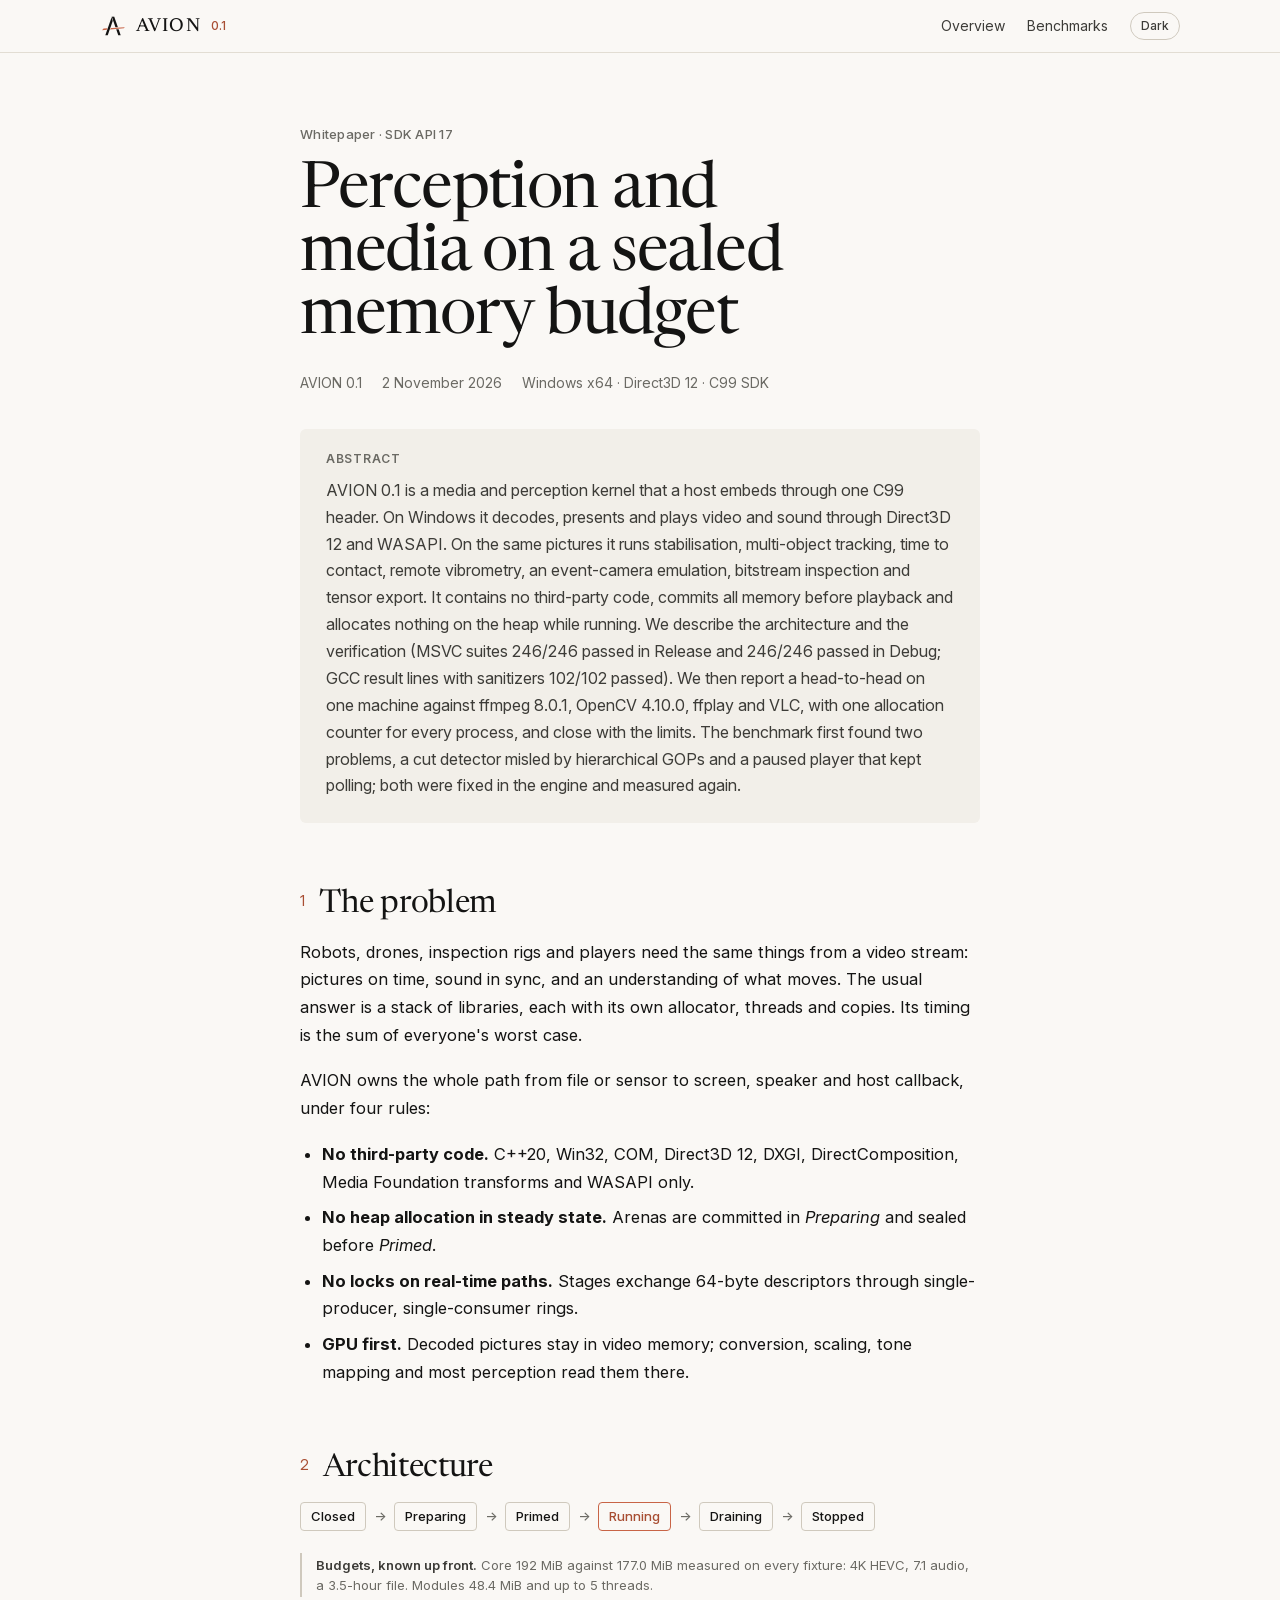
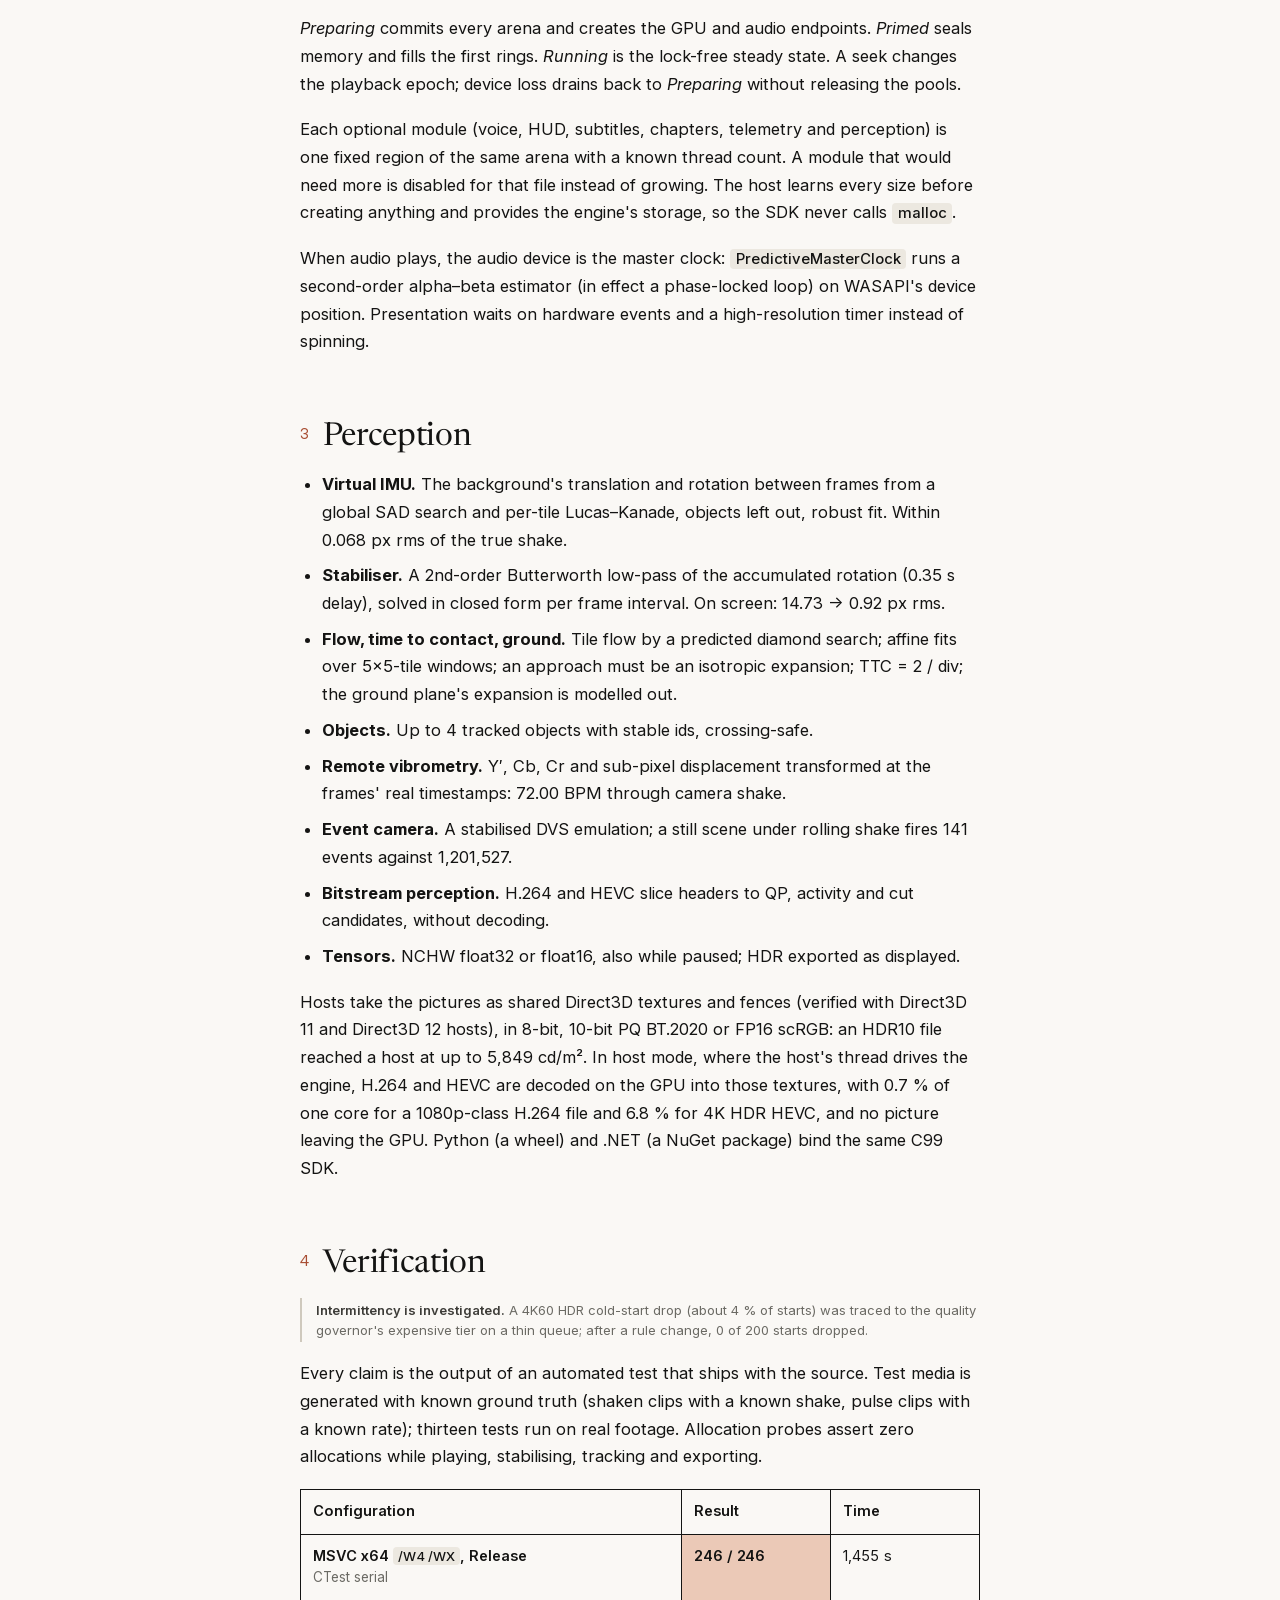
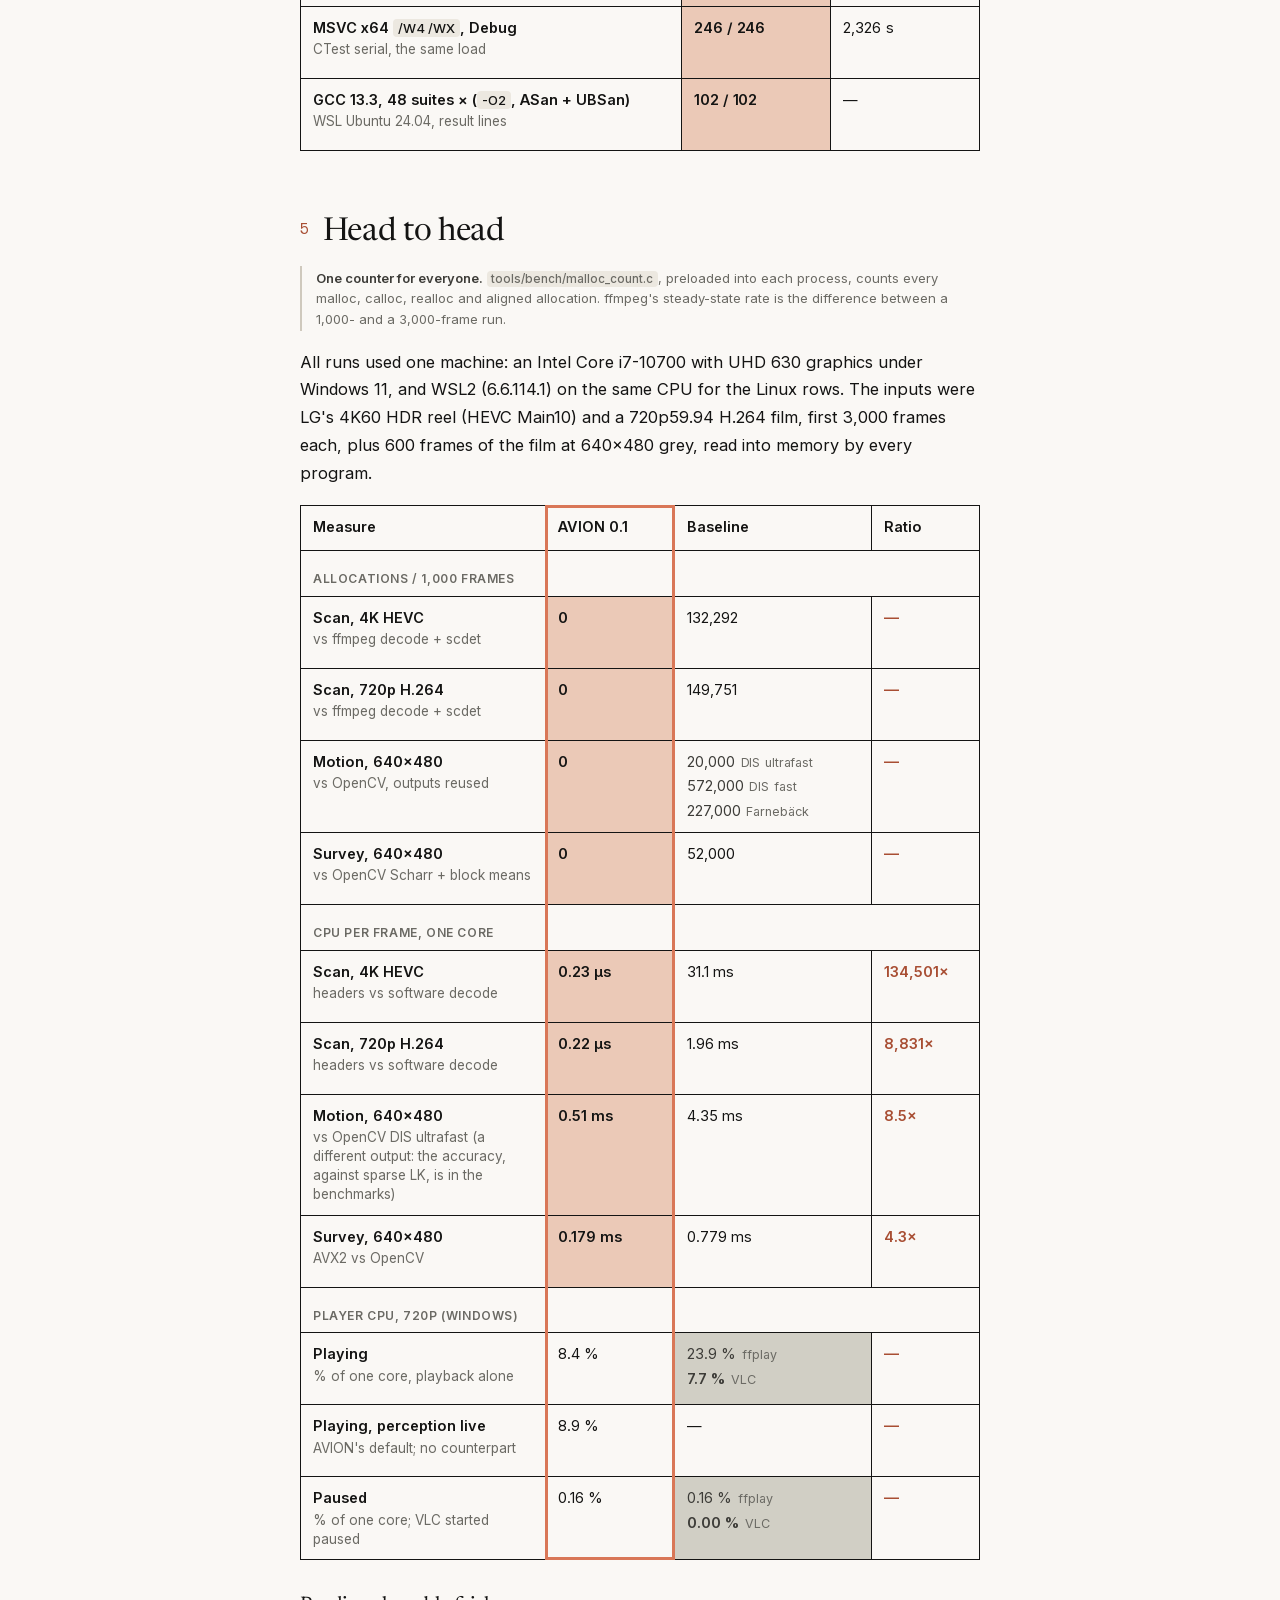
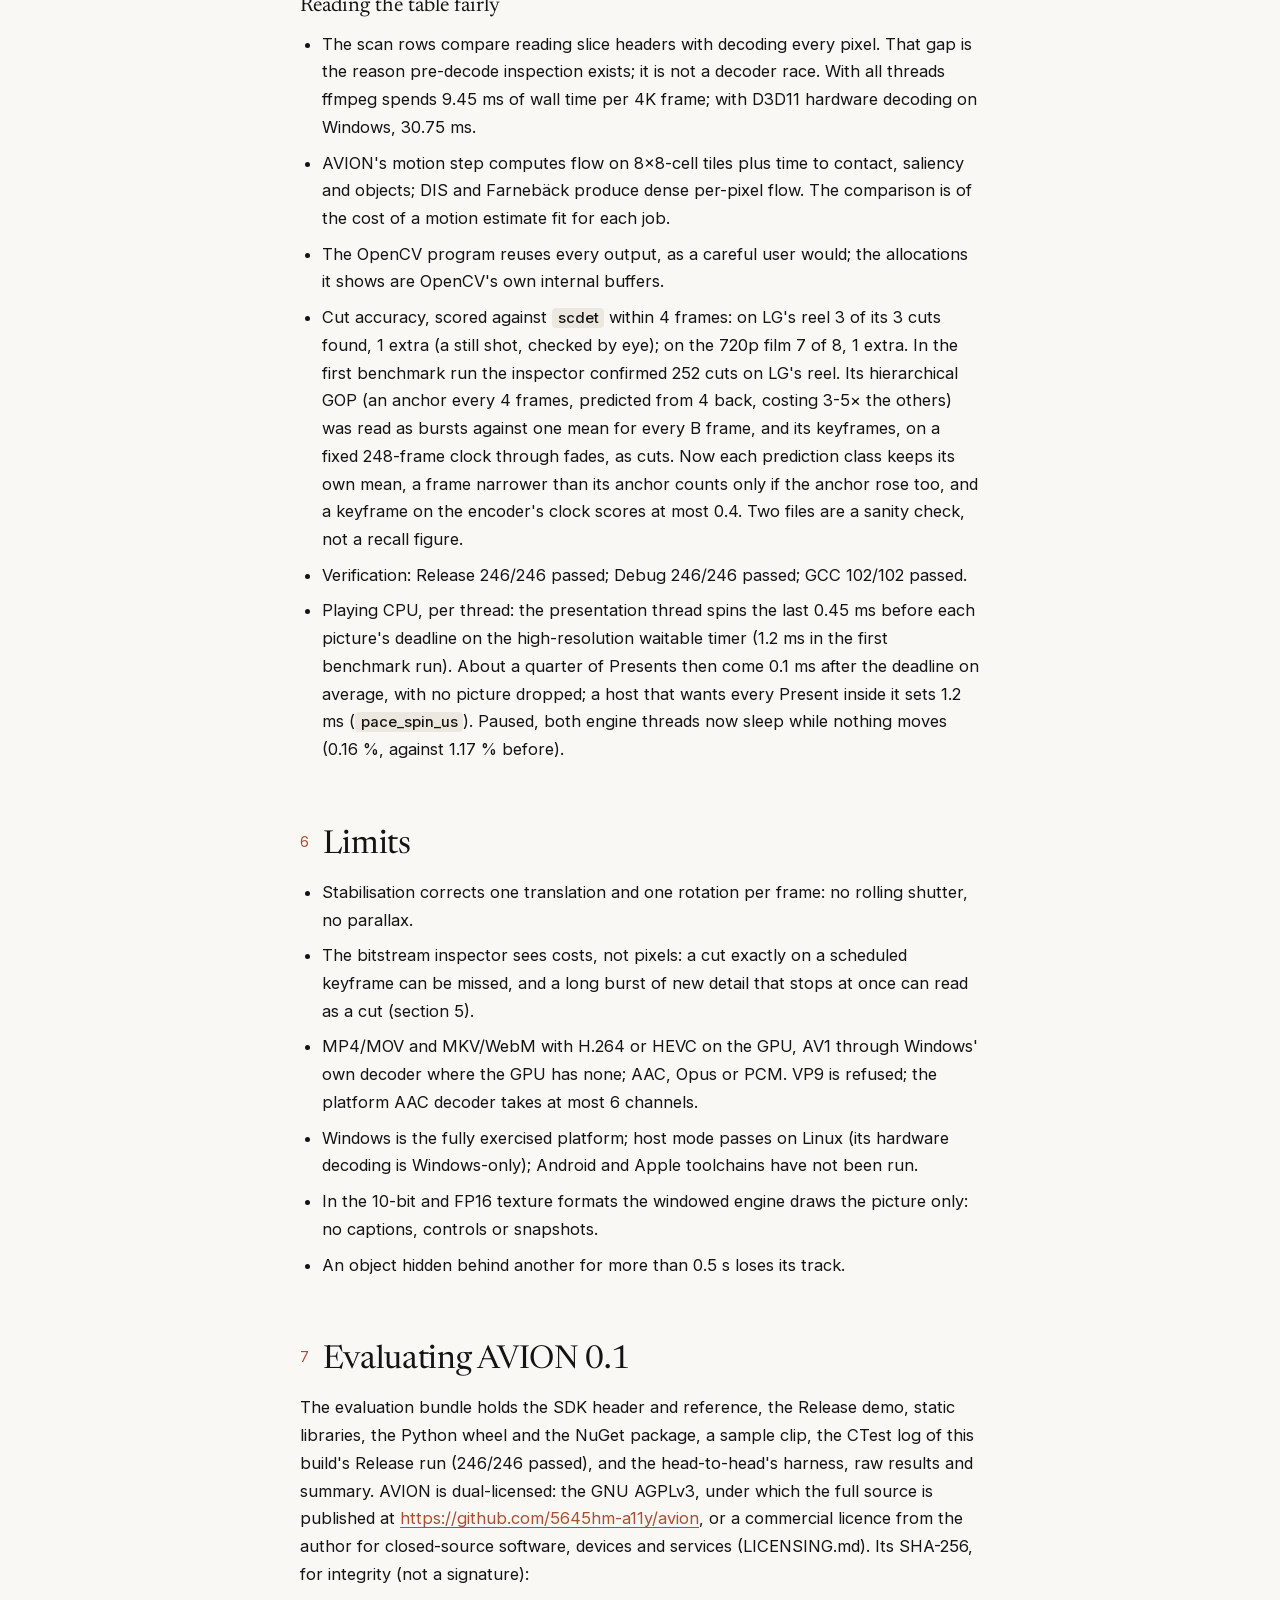
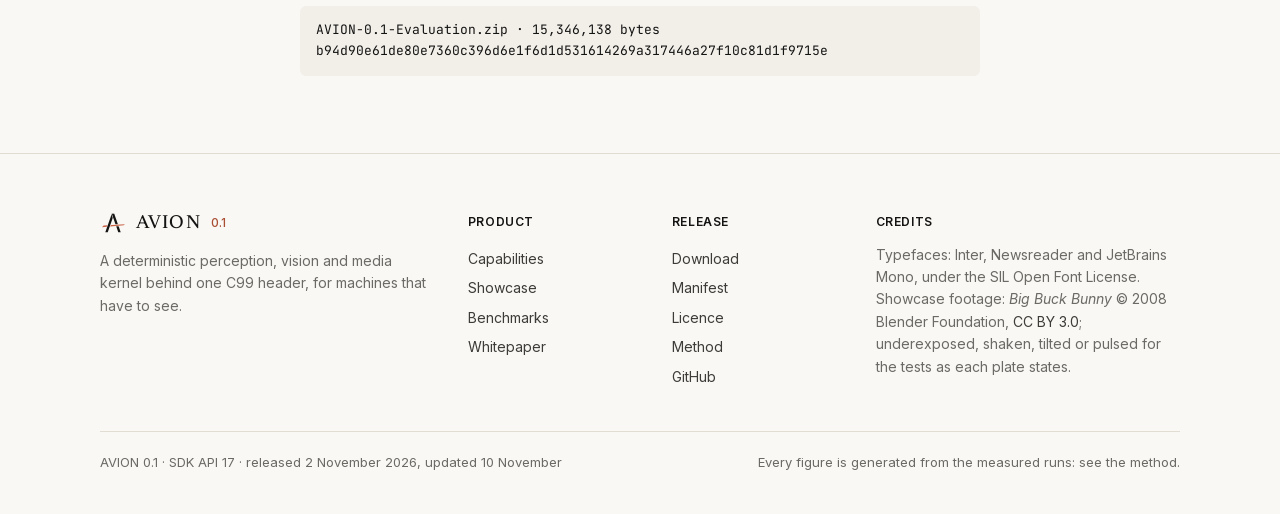
<file: whitepaper.html>
<!doctype html>
<html lang="en">
<head>
<meta charset="utf-8">
<meta name="viewport" content="width=device-width, initial-scale=1, viewport-fit=cover">
<title>AVION 0.1 Whitepaper</title>
<meta name="description" content="AVION 0.1 whitepaper: architecture, verification, a measured head-to-head with ffmpeg and OpenCV, and the limits of a deterministic perception and media kernel.">
<link rel="icon" href="assets/avion-01-icon.svg" type="image/svg+xml">
<meta property="og:type" content="website">
<meta property="og:site_name" content="AVION 0.1">
<meta property="og:title" content="AVION 0.1 whitepaper: perception and media on a sealed memory budget">
<meta property="og:description" content="A perception kernel that sees, and allocates nothing: stabilised, levelled, tracked and measured on the GPU behind one C99 header. Measured against ffmpeg, OpenCV and VLC.">
<meta property="og:url" content="https://5645hm-a11y.github.io/avion/whitepaper.html">
<meta property="og:image" content="https://5645hm-a11y.github.io/avion/assets/og-card.png">
<meta property="og:image:width" content="1200">
<meta property="og:image:height" content="675">
<meta property="og:image:alt" content="AVION 0.1: zero heap allocations against 132,292 in ffmpeg, an event camera stabilised with no gyro, and four measured comparisons.">
<meta name="twitter:card" content="summary_large_image">
<meta name="twitter:image" content="https://5645hm-a11y.github.io/avion/assets/og-card.png">
<style>
@font-face { font-family: "Newsreader"; font-style: normal; font-weight: 200 800; font-display: swap; src: url("assets/fonts/Newsreader-normal.woff2") format("woff2"); }
@font-face { font-family: "Newsreader"; font-style: italic; font-weight: 200 800; font-display: swap; src: url("assets/fonts/Newsreader-italic.woff2") format("woff2"); }
@font-face { font-family: "Inter"; font-style: normal; font-weight: 100 900; font-display: swap; src: url("assets/fonts/InterVariable.woff2") format("woff2"); }
@font-face { font-family: "Inter"; font-style: italic; font-weight: 100 900; font-display: swap; src: url("assets/fonts/InterVariable-Italic.woff2") format("woff2"); }
@font-face { font-family: "JetBrains Mono"; font-style: normal; font-weight: 100 800; font-display: swap; src: url("assets/fonts/JetBrainsMono-normal.woff2") format("woff2"); }
</style>
<style>
/* AVION 0.1 site: a research release on warm paper. One reading column (680px) with margin notes on wide screens, figures that
   break out to 1080px. Text and every figure in Inter (lining figures, the plain round zero: the slashed one is off), headings in
   Newsreader; monospace only for the C99 code block and the SHA-256 digests. The benchmark table is a ruled grid. Light first; obsidian dark by system setting or the toggle. */
:root {
  --paper: #FAF8F5; --card: #F2EFE9; --sunk: #ECE8E0; --ink: #141413; --ink-2: #3D3C38; --muted: #6B6A64; --rule: #E2DDD3; --rule-2: #CFC9BD;
  --clay: #C86446; --clay-ink: #A84E33; --slate: #2D5A7B;
  --s-base: #1F5F94; --s-avion: #C86446;
  --serif: "Newsreader", "Iowan Old Style", Georgia, "Times New Roman", serif;
  --sans: "Inter", "Segoe UI", system-ui, -apple-system, sans-serif;
  --mono: "JetBrains Mono", "Cascadia Mono", Consolas, "SF Mono", ui-monospace, monospace;
  --num: "Inter", "Segoe UI", system-ui, -apple-system, sans-serif;
  --figures: "tnum" 1, "lnum" 1, "zero" 0, "ss01" 0;
  --figure-space: .04em;
  --win: #EBC9B7; --rival: #D1CFC5; --edge: #D97757; --grid: var(--ink); /* The table: AVION's wins, a baseline's wins, AVION's column. */
  color-scheme: light;
}
@media (prefers-color-scheme: dark) {
  :root:not([data-theme="light"]) {
    --paper: #121211; --card: #1B1A18; --sunk: #232220; --ink: #F2EFE9; --ink-2: #D2CEC5; --muted: #9C998F; --rule: #2B2A27; --rule-2: #3A3935;
    --clay: #D4704C; --clay-ink: #E08A6A; --slate: #7FA6C6; --s-base: #4E8FC8; --s-avion: #D4704C; color-scheme: dark;
    --win: color-mix(in srgb, #EBC9B7 16%, #121211); --rival: #2E2D2A; --grid: #3A3935;
  }
}
:root[data-theme="dark"] {
  --win: color-mix(in srgb, #EBC9B7 16%, #121211); --rival: #2E2D2A; --grid: #3A3935;
  --paper: #121211; --card: #1B1A18; --sunk: #232220; --ink: #F2EFE9; --ink-2: #D2CEC5; --muted: #9C998F; --rule: #2B2A27; --rule-2: #3A3935;
  --clay: #D4704C; --clay-ink: #E08A6A; --slate: #7FA6C6; --s-base: #4E8FC8; --s-avion: #D4704C; color-scheme: dark;
}
* { box-sizing: border-box; }
html { -webkit-text-size-adjust: 100%; }
body { margin: 0; background: var(--paper); color: var(--ink); font: 16.5px/1.68 var(--sans); -webkit-font-smoothing: antialiased; font-feature-settings: "calt" 1, "zero" 0; }
body::before { content: ""; position: fixed; inset: 0 0 auto; height: env(safe-area-inset-top, 0px); z-index: 10; background: var(--paper); }
a { color: var(--clay-ink); text-decoration-thickness: 1px; text-underline-offset: 3px; }
a:hover { color: var(--ink); }
:focus-visible { outline: 2px solid var(--clay); outline-offset: 3px; border-radius: 2px; }
.gutter { padding-left: max(16px, env(safe-area-inset-left, 0px)); padding-right: max(16px, env(safe-area-inset-right, 0px)); }
.num, .mono { font-family: var(--num); font-variant-numeric: tabular-nums lining-nums; font-feature-settings: var(--figures); font-size: .92em; letter-spacing: -.02em; }
.eyebrow { font: 500 13px/1.4 var(--sans); letter-spacing: .02em; color: var(--muted); }
h1, h2, h3 { font-family: var(--serif); font-weight: 400; text-wrap: balance; margin: 0; color: var(--ink); }
h1 { font-size: clamp(48px, 8vw, 96px); line-height: .98; letter-spacing: -.02em; font-variation-settings: "opsz" 72; }
h2 { font-size: clamp(30px, 4vw, 42px); line-height: 1.1; letter-spacing: -.01em; font-variation-settings: "opsz" 60; }
h3 { font-size: 23px; line-height: 1.25; font-variation-settings: "opsz" 30; }
p { margin: 0 0 18px; }
.lede { font-family: var(--serif); font-size: clamp(21px, 2.4vw, 25px); line-height: 1.45; color: var(--ink-2); font-variation-settings: "opsz" 24; }

/* Header */
.top { position: sticky; top: env(safe-area-inset-top, 0px); z-index: 5; background: color-mix(in srgb, var(--paper) 90%, transparent); backdrop-filter: blur(8px); border-bottom: 1px solid var(--rule); }
.top .in { max-width: 1080px; margin: 0 auto; display: flex; align-items: center; justify-content: space-between; gap: 16px; padding-block: 12px; }
.brand { display: flex; align-items: center; gap: 10px; color: var(--ink); text-decoration: none; font: 500 19px/1 var(--serif); letter-spacing: .06em; }
.brand svg { width: 26px; height: 26px; }
.brand small { font: 500 12px/1 var(--num); color: var(--clay-ink); letter-spacing: 0; }
.top nav { display: flex; align-items: center; flex-wrap: wrap; gap: 4px 22px; font-size: 14px; }
.top nav a { color: var(--ink-2); text-decoration: none; }
.top nav a:hover { color: var(--ink); }
.theme { appearance: none; border: 1px solid var(--rule-2); background: transparent; color: var(--ink-2); font: 500 12px/1 var(--sans); padding: 7px 10px; border-radius: 999px; cursor: pointer; }
.theme:hover { color: var(--ink); border-color: var(--ink-2); }
@media (max-width: 640px) { .top nav .opt { display: none; } }

/* Reading column, margin notes, wide figures */
.col { max-width: 680px; margin: 0 auto; position: relative; display: flow-root; } /* Contains its margin notes: nothing after a column can start beside or under one. */
.wide { max-width: 1080px; margin: 0 auto; }
.note { float: right; clear: right; width: 230px; margin: 4px -270px 16px 0; font-size: 13px; line-height: 1.55; color: var(--muted); }
.note b { color: var(--ink-2); font-weight: 600; }
@media (max-width: 1340px) { .note { float: none; width: auto; margin: 0 0 18px; padding: 2px 0 2px 14px; border-left: 2px solid var(--rule-2); } }
section { padding-block: 72px; }
section + section { border-top: 1px solid var(--rule); }
.head { margin-bottom: 28px; }
.head .eyebrow { margin-bottom: 12px; }

/* Benchmark table (the launch table) */
.bt { width: 100%; min-width: 0; border-collapse: separate; border-spacing: 0; table-layout: fixed; font: 400 14.5px/1.4 var(--sans); font-variant-numeric: lining-nums proportional-nums; font-feature-settings: "lnum" 1, "pnum" 1, "zero" 0; color: var(--ink); }
.bt.h2h { min-width: 760px; }
.bt.h2h-wp { min-width: 620px; }
.bt col.m { width: 27%; } .bt col.a { width: 15%; } .bt col.b { width: 17%; } .bt col.t { width: 29%; } .bt col.r { width: 12%; }
.bt th, .bt td { box-sizing: border-box; border-bottom: 1px solid var(--grid); border-left: 1px solid var(--grid); text-align: left; vertical-align: top; height: 72px; padding: 11px 12px; font-weight: 400; }
.bt tr > :last-child { border-right: 1px solid var(--grid); }
.bt thead th { border-top: 1px solid var(--grid); height: 46px; vertical-align: baseline; white-space: nowrap; font-weight: 600; font-size: 14.5px; color: var(--ink); }
.bt td:first-child { font-weight: 600; }
.bt td .sub { display: block; font-weight: 400; font-size: 13.5px; color: var(--muted); line-height: 1.4; margin-top: 2px; }
.bt td.v { white-space: nowrap; letter-spacing: -.005em; }
.bt td.v.win { font-weight: 600; background: var(--win); }
.bt td.v > span { color: var(--ink-2); }
.bt td.v:has(> span.w) { background: var(--rival); }
.bt td.v > span.w { color: var(--ink); font-weight: 600; }
.bt td.x { font-weight: 600; color: var(--clay-ink); white-space: nowrap; }
/* AVION's column, outlined in clay from the header to the last row. */
.bt:is(.h2h, .h2h-wp) th:nth-child(2), .bt:is(.h2h, .h2h-wp) td:nth-child(2) { position: relative; }
.bt:is(.h2h, .h2h-wp) th:nth-child(2)::after, .bt:is(.h2h, .h2h-wp) td:nth-child(2)::after { content: ""; position: absolute; inset: -1px; border-left: 3px solid var(--edge); border-right: 3px solid var(--edge); pointer-events: none; }
.bt:is(.h2h, .h2h-wp) thead th:nth-child(2) { box-shadow: inset 0 2px 0 var(--edge); }
.bt:is(.h2h, .h2h-wp) thead th:nth-child(2)::after { border-top: 1px solid var(--edge); }
.bt:is(.h2h, .h2h-wp) tbody tr:last-child td:nth-child(2)::after { border-bottom: 3px solid var(--edge); }
/* Several baselines in one cell: one per line, each with its tool. */
.bt td.v.stack { white-space: normal; }
.bt td.v.stack > span { display: block; color: var(--ink-2); }
.bt td.v.stack > span + span { margin-top: 4px; }
.bt td.v.stack > span small { font-size: 12.5px; color: var(--muted); font-weight: 400; margin-left: 6px; }
.bt td.v.stack:has(> span.w) { background: var(--rival); }
.bt tr.group td { height: auto; padding: 20px 12px 8px; font-size: 12px; font-weight: 600; letter-spacing: .05em; text-transform: uppercase; color: var(--muted); }
.scroll { overflow-x: auto; }

/* Figures */
figure { margin: 0; }
.figs { display: grid; grid-template-columns: repeat(2, minmax(0, 1fr)); gap: 28px 36px; }
.figs.three { grid-template-columns: repeat(3, minmax(0, 1fr)); }
@media (max-width: 900px) { .figs, .figs.three { grid-template-columns: minmax(0, 1fr); } }
.fig { min-width: 0; }
.fig h3 { font-size: 19px; }
.fig .cap { font-size: 13.5px; color: var(--muted); line-height: 1.5; margin: 6px 0 12px; }
.chart { position: relative; width: 100%; }
.chart svg { display: block; width: 100%; overflow: visible; }
.chart text { font-family: var(--sans); font-variant-numeric: tabular-nums lining-nums; font-feature-settings: var(--figures); }
.legend { display: flex; flex-wrap: wrap; gap: 6px 20px; font-size: 13px; color: var(--ink-2); margin: 0 0 18px; }
.legend i { display: inline-block; width: 11px; height: 11px; border-radius: 2px; margin-right: 7px; vertical-align: -1px; }
.tip { font-variant-numeric: tabular-nums lining-nums; position: absolute; pointer-events: none; background: var(--ink); color: var(--paper); padding: 7px 10px; border-radius: 4px; font: 12.5px/1.45 var(--sans); white-space: nowrap; z-index: 3; transform: translate(-50%, calc(-100% - 10px)); }
.tip .m { opacity: .7; }
details.data { margin-top: 10px; font-size: 13px; color: var(--muted); }
details.data summary { cursor: pointer; }
details.data table { width: 100%; border-collapse: collapse; margin-top: 8px; }
details.data td, details.data th { text-align: left; padding: 5px 10px 5px 0; border-bottom: 1px solid var(--rule); }
details.data td.n { font-family: var(--num); white-space: nowrap; }

/* Proof cards */
.proof { background: var(--card); border-radius: 6px; padding: 28px 30px; margin: 0 0 22px; }
.proof .eq { overflow-x: auto; padding: 14px 0; margin: 6px 0; border-top: 1px solid var(--rule-2); border-bottom: 1px solid var(--rule-2); }
.proof p { font-size: 15.5px; color: var(--ink-2); }
.proof .check { font-size: 14px; color: var(--ink-2); margin: 14px 0 0; }
.proof .check b { font-family: var(--num); font-weight: 600; color: var(--clay-ink); font-size: 13px; }
math { font-size: 1.1em; color: var(--ink); }
.ctrl { display: flex; flex-wrap: wrap; align-items: center; gap: 10px 18px; font-size: 14px; color: var(--ink-2); margin: 10px 0 4px; }
.ctrl input[type=range] { width: 220px; accent-color: var(--clay); }
.ctrl output { font-family: var(--num); font-size: 13px; color: var(--ink); }

/* Lists, footer */
.limits { list-style: none; padding: 0; margin: 0; }
.limits li { padding: 14px 0; border-top: 1px solid var(--rule); color: var(--ink-2); }
.limits li b { color: var(--ink); font-weight: 600; }
pre { font-variant-ligatures: none; background: var(--card); border-radius: 6px; padding: 14px 16px; overflow-x: auto; font: 13px/1.6 var(--mono); color: var(--ink); }
code { font-family: var(--num); font-size: .9em; font-weight: 500; background: var(--sunk); padding: .08em .38em; border-radius: 4px; }
pre code { font-feature-settings: "calt" 0, "liga" 0; font-variant-ligatures: none; font-family: var(--mono); font-size: 1em; font-weight: 400; background: none; padding: 0; border-radius: 0; }
footer { border-top: 1px solid var(--rule); padding-block: 40px 64px; color: var(--muted); font-size: 14px; }
footer .hash, .hash { font-family: var(--mono); font-size: 12.5px; overflow-wrap: anywhere; color: var(--ink-2); }
/* Display figures: Newsreader's lining, tabular figures at a tight optical size. */
.fig-display { font-family: var(--num); font-weight: 600; font-variant-numeric: lining-nums tabular-nums; font-feature-settings: "lnum" 1, "tnum" 1, "zero" 0; letter-spacing: -.035em; }

/* Capabilities: four pillars, each a list of measured figures */
.pillars { display: grid; grid-template-columns: repeat(2, minmax(0, 1fr)); gap: 0 48px; border-top: 1px solid var(--ink); }
@media (max-width: 860px) { .pillars { grid-template-columns: minmax(0, 1fr); } }
.pillar { padding: 26px 0 30px; border-bottom: 1px solid var(--rule); min-width: 0; }
.pillar .no { font: 500 12px/1 var(--num); color: var(--clay-ink); letter-spacing: .04em; }
.pillar h3 { margin: 10px 0 8px; font-size: 25px; }
.pillar > p { font-size: 15px; color: var(--ink-2); margin-bottom: 14px; }
.kv { list-style: none; margin: 0; padding: 0; }
.kv li { display: grid; grid-template-columns: minmax(0, 1fr) auto; gap: 2px 18px; align-items: baseline; padding: 9px 0; border-top: 1px dashed var(--rule-2); font-size: 14.5px; color: var(--ink-2); }
.kv li b { font-weight: 600; color: var(--ink); }
.kv li .v { font-weight: 600; font-family: var(--num); font-variant-numeric: tabular-nums lining-nums; font-feature-settings: var(--figures); font-size: 14px; letter-spacing: -.02em; color: var(--ink); white-space: nowrap; text-align: right; }
.kv li .v i { font-style: normal; font-weight: 400; color: var(--muted); }
.kv li small { grid-column: 1 / -1; font-size: 12.5px; color: var(--muted); line-height: 1.45; }
@media (max-width: 520px) { .kv li { grid-template-columns: minmax(0, 1fr); } .kv li .v { text-align: left; white-space: normal; } }

/* Showcase: engine snapshots with the engine's own telemetry drawn over them */
.tabs { display: flex; flex-wrap: wrap; gap: 6px; margin: 0 0 18px; }
.tabs button { appearance: none; border: 1px solid var(--rule-2); background: transparent; color: var(--ink-2); font: 500 13.5px/1 var(--sans); padding: 10px 14px; border-radius: 999px; cursor: pointer; }
.tabs button .n { font: 500 11.5px/1 var(--num); color: var(--muted); margin-right: 8px; }
.tabs button:hover { color: var(--ink); border-color: var(--ink-2); }
.tabs button[aria-selected="true"] { background: var(--ink); border-color: var(--ink); color: var(--paper); }
.tabs button[aria-selected="true"] .n { color: var(--paper); opacity: .7; }
.plate { display: grid; grid-template-columns: minmax(0, 1.65fr) minmax(0, 1fr); gap: 24px 36px; align-items: start; }
.plate[hidden] { display: none; }
@media (max-width: 900px) { .plate { grid-template-columns: minmax(0, 1fr); } }
.stage { position: relative; aspect-ratio: 16 / 9; background: #0E0E0D; border-radius: 6px; overflow: hidden; }
.stage > img, .stage svg.ov { position: absolute; inset: 0; width: 100%; height: 100%; display: block; }
.stage .before { position: absolute; inset: 0; clip-path: inset(0 50% 0 0); }
.stage .before img { position: absolute; inset: 0; width: 100%; height: 100%; display: block; }
.stage .seam { position: absolute; top: 0; bottom: 0; left: 50%; width: 2px; margin-left: -1px; background: #FAF8F5; box-shadow: 0 0 0 1px rgba(0,0,0,.25); pointer-events: none; }
.stage .seam::after { content: "◂ ▸"; position: absolute; top: 50%; left: 50%; transform: translate(-50%, -50%); background: #FAF8F5; color: #141413; font: 600 11px/1 var(--sans); padding: 8px 7px; border-radius: 999px; white-space: nowrap; }
.stage .tag { position: absolute; top: 12px; font: 500 11.5px/1 var(--num); letter-spacing: .02em; color: #FAF8F5; background: rgba(14,14,13,.62); padding: 6px 8px; border-radius: 3px; }
.stage .tag.l { left: 12px; } .stage .tag.r { right: 12px; }
.stage input.wipe { position: absolute; inset: 0; width: 100%; height: 100%; margin: 0; opacity: 0; cursor: ew-resize; }
.stage svg.ov text { font-family: var(--num); font-weight: 600; font-variant-numeric: tabular-nums lining-nums; font-feature-settings: var(--figures); }
.inset { position: absolute; left: 12px; top: 12px; width: 30%; border: 1px solid rgba(250,248,245,.75); border-radius: 3px; overflow: hidden; box-shadow: 0 6px 20px rgba(0,0,0,.35); }
.inset img { display: block; width: 100%; height: auto; }
.inset span { position: absolute; left: 6px; top: 6px; font: 500 10.5px/1 var(--num); color: #FAF8F5; background: rgba(14,14,13,.62); padding: 4px 6px; border-radius: 2px; }
.seg { display: inline-flex; flex-wrap: wrap; border: 1px solid var(--rule-2); border-radius: 999px; padding: 3px; margin: 12px 0 0; }
.seg button { appearance: none; border: 0; background: transparent; color: var(--ink-2); font: 500 12.5px/1 var(--sans); padding: 8px 12px; border-radius: 999px; cursor: pointer; }
.seg button[aria-pressed="true"] { background: var(--card); color: var(--ink); box-shadow: inset 0 0 0 1px var(--rule-2); }
.readout h3 { font-size: 24px; margin: 2px 0 10px; }
.readout > p { font-size: 15px; color: var(--ink-2); }
.big { display: flex; flex-wrap: wrap; gap: 10px 28px; margin: 6px 0 16px; }
.big div { min-width: 0; }
.big b { display: block; font: 600 38px/1 var(--num); font-variant-numeric: lining-nums tabular-nums; font-feature-settings: "lnum" 1, "tnum" 1, "zero" 0; letter-spacing: -.035em; color: var(--ink); }
.big b small { font: 500 14px/1 var(--num); color: var(--muted); letter-spacing: 0; margin-left: 3px; }
.big span { font-size: 12.5px; color: var(--muted); }
.how { font-size: 13px; color: var(--muted); line-height: 1.55; border-left: 2px solid var(--rule-2); padding-left: 12px; margin-top: 14px; }

/* Download: the release card, requirements, the quickstart */
.release { display: grid; grid-template-columns: minmax(0, 1.25fr) minmax(0, 1fr); border: 1px solid var(--grid); border-radius: 10px; overflow: hidden; background: var(--card); }
@media (max-width: 860px) { .release { grid-template-columns: minmax(0, 1fr); } }
.rel-main { padding: 30px 32px 28px; min-width: 0; }
.rel-side { padding: 30px 32px 28px; border-left: 1px solid var(--grid); background: var(--paper); min-width: 0; }
@media (max-width: 860px) { .rel-side { border-left: 0; border-top: 1px solid var(--grid); } .rel-main, .rel-side { padding: 24px 20px; } }
.rel-kicker { font: 600 12px/1.3 var(--sans); letter-spacing: .05em; text-transform: uppercase; color: var(--muted); margin: 0 0 10px; }
.rel-main h3 { font: 600 clamp(22px, 3vw, 28px)/1.15 var(--sans); letter-spacing: -.02em; margin: 0 0 22px; overflow-wrap: anywhere; }
.rel-meta { display: grid; grid-template-columns: repeat(4, minmax(0, auto)); justify-content: start; gap: 8px 26px; margin: 0 0 26px; }
@media (max-width: 560px) { .rel-meta { grid-template-columns: repeat(2, minmax(0, 1fr)); } .rel-meta div:last-child { grid-column: 1 / -1; } .rel-meta dd { white-space: normal; } }
.rel-meta dt { font-size: 12.5px; color: var(--muted); margin: 0 0 2px; }
.rel-meta dd { margin: 0; font-weight: 600; font-size: 15.5px; font-variant-numeric: tabular-nums lining-nums; font-feature-settings: var(--figures); color: var(--ink); white-space: nowrap; }
.rel-actions { display: flex; flex-wrap: wrap; gap: 10px; margin: 0 0 24px; }
.btn { display: inline-flex; align-items: center; gap: 8px; height: 44px; padding: 0 18px; border-radius: 8px; font: 600 14.5px/1 var(--sans); text-decoration: none; color: var(--ink); box-shadow: inset 0 0 0 1px var(--rule-2); background: var(--paper); transition: box-shadow .15s, background-color .15s; }
.btn:hover { color: var(--ink); box-shadow: inset 0 0 0 1px var(--ink-2); }
.btn.primary { background: var(--edge); color: #141413; box-shadow: none; }
.btn.primary:hover { background: color-mix(in srgb, var(--edge) 88%, #000); color: #141413; }
.btn.ghost { background: transparent; box-shadow: none; padding: 0 8px; color: var(--ink-2); }
.btn.ghost:hover { color: var(--ink); }
.digest { display: flex; align-items: center; gap: 12px; padding: 10px 10px 10px 14px; border-radius: 8px; background: var(--paper); box-shadow: inset 0 0 0 1px var(--rule); min-width: 0; }
.digest .lbl { font: 600 11.5px/1 var(--sans); letter-spacing: .05em; color: var(--muted); flex: none; }
.digest .hash { flex: 1; min-width: 0; font-size: 12.5px; line-height: 1.45; color: var(--ink-2); }
.copy { flex: none; appearance: none; border: 0; border-radius: 6px; padding: 7px 11px; font: 600 12.5px/1 var(--sans); color: var(--ink-2); background: var(--sunk); cursor: pointer; }
.copy:hover { color: var(--ink); }
.rel-note { font-size: 13px; color: var(--muted); margin: 12px 0 0; }
.rel-list { list-style: none; margin: 0; padding: 0; }
.rel-list li { padding: 12px 0; border-top: 1px solid var(--rule); }
.rel-list li:first-child { border-top: 0; padding-top: 2px; }
.rel-list b { display: block; font-weight: 600; font-size: 14.5px; color: var(--ink); }
.rel-list span { display: block; font-size: 13.5px; line-height: 1.5; color: var(--muted); }
.req { display: grid; grid-template-columns: repeat(3, minmax(0, 1fr)); border-left: 1px solid var(--grid); margin: 28px 0 40px; }
@media (max-width: 760px) { .req { grid-template-columns: minmax(0, 1fr); border-left: 0; } .req div { border-left: 0 !important; border-top: 1px solid var(--grid); } }
.req div { padding: 4px 22px 4px 18px; border-right: 1px solid var(--grid); min-width: 0; }
.req b { display: block; font-weight: 600; font-size: 14.5px; margin-bottom: 4px; }
.req span { display: block; font-size: 13.5px; line-height: 1.5; color: var(--muted); }
.codebox { border-radius: 10px; overflow: hidden; background: #161615; box-shadow: 0 0 0 1px var(--grid); }
.code-bar { display: flex; align-items: center; gap: 14px; padding: 10px 10px 10px 18px; border-bottom: 1px solid #2B2A27; color: #D2CEC5; font-size: 13px; }
.code-bar .file { font-weight: 600; color: #F2EFE9; }
.code-bar .what { flex: 1; min-width: 0; color: #9C998F; white-space: nowrap; overflow: hidden; text-overflow: ellipsis; }
.codebox .copy { background: #2B2A27; color: #D2CEC5; }
.codebox .copy:hover { color: #FAF8F5; }
.codebox pre { margin: 0; border-radius: 0; background: transparent; color: #E8E4DB; padding: 18px 20px 20px; font-size: 12.5px; line-height: 1.65; }
.code-note { font-size: 13.5px; color: var(--muted); margin: 12px 0 0; }

/* Embed: the sample's screenshot beside the code and its figures */
.embed { display: grid; grid-template-columns: minmax(0, 1.35fr) minmax(0, 1fr); gap: 28px 36px; align-items: start; }
@media (max-width: 900px) { .embed { grid-template-columns: minmax(0, 1fr); } }
.embed .shot { margin: 0; min-width: 0; }
.embed .shot img { display: block; width: 100%; height: auto; border-radius: 10px; box-shadow: 0 0 0 1px var(--grid), 0 18px 48px rgba(0,0,0,.18); }
.embed .shot figcaption { font-size: 13.5px; color: var(--muted); line-height: 1.55; margin-top: 12px; }
.embed-side { min-width: 0; }
.embed-side pre { font-size: 12.5px; }

/* Footer: brand, two link columns, credits; a base line */
.site-foot { border-top: 1px solid var(--rule); padding-block: 56px 40px; margin-top: 24px; font-size: 14px; color: var(--muted); }
.foot-grid { display: grid; grid-template-columns: minmax(0, 1.4fr) repeat(2, minmax(0, .7fr)) minmax(0, 1.3fr); gap: 32px 40px; }
@media (max-width: 860px) { .foot-grid { grid-template-columns: repeat(2, minmax(0, 1fr)); } }
@media (max-width: 480px) { .foot-grid { grid-template-columns: minmax(0, 1fr); } }
.foot-grid .brand { margin-bottom: 14px; }
.foot-grid p { margin: 0; line-height: 1.6; }
.foot-col h4 { font: 600 12px/1.3 var(--sans); letter-spacing: .05em; text-transform: uppercase; color: var(--ink); margin: 4px 0 14px; }
.foot-col a { display: block; color: var(--ink-2); text-decoration: none; padding: 3px 0; }
.foot-col a:hover { color: var(--clay-ink); }
.foot-base { display: flex; flex-wrap: wrap; justify-content: space-between; gap: 8px 24px; border-top: 1px solid var(--rule); margin-top: 40px; padding-top: 20px; font-size: 13px; }

@media (prefers-reduced-motion: reduce) { * { transition: none !important; animation: none !important; } }

/* Figures in sans: open the word space between a value, its unit and "vs". */
.num, .mono, .bt td.v, .bt td.x, .kv li .v, .big b, .facts b, .dl span, .ctrl output, .proof .check b, .tip, .stage .tag, .inset span { word-spacing: var(--figure-space); }

.paper { padding-block: 72px 40px; }
.paper h1 { font-size: clamp(40px, 6vw, 64px); margin: 16px 0 22px; }
.paper h2 { margin: 64px 0 16px; font-size: 32px; }
.paper h2 span { font-family: var(--num); font-size: 15px; color: var(--clay-ink); margin-right: 14px; vertical-align: 6px; }
.paper h3 { margin: 34px 0 10px; font-size: 21px; }
.paper ul { padding-left: 22px; margin: 0 0 18px; }
.paper li { margin-bottom: 8px; }
.abstract { background: var(--card); border-radius: 6px; padding: 24px 26px; margin: 34px 0 10px; font-size: 16px; color: var(--ink-2); }
.abstract b { display: block; font: 600 12px/1 var(--sans); letter-spacing: .06em; text-transform: uppercase; color: var(--muted); margin-bottom: 12px; }
.states { display: flex; flex-wrap: wrap; gap: 8px; align-items: center; margin: 10px 0 22px; font: 500 13px/1 var(--num); }
.states span { padding: 7px 10px; border: 1px solid var(--rule-2); border-radius: 4px; }
.states span.run { border-color: var(--clay); color: var(--clay-ink); }
.states i { color: var(--muted); font-style: normal; }
.byline { font-size: 14px; color: var(--muted); display: flex; flex-wrap: wrap; gap: 4px 20px; }
</style>
</head>
<body>
<header class="top gutter">
  <div class="in">
    <a class="brand" href="index.html"><svg viewBox="0 0 512 512" width="26" height="26" aria-hidden="true"><defs><mask id="m3l" maskUnits="userSpaceOnUse" x="0" y="0" width="512" height="512"><rect width="512" height="512" fill="#fff"/><polygon points="360,440 408,440 280,76 232,76" fill="#000" stroke="#000" stroke-width="16"/></mask><mask id="m3c" maskUnits="userSpaceOnUse" x="0" y="0" width="512" height="512"><rect width="512" height="512" fill="#fff"/><polygon points="104,440 152,440 280,76 232,76" fill="#000" stroke="#000" stroke-width="16"/></mask><mask id="m3r" maskUnits="userSpaceOnUse" x="0" y="0" width="512" height="512"><rect width="512" height="512" fill="#fff"/><polygon points="40,342 70,304 488,282 470,300" fill="#000" stroke="#000" stroke-width="16"/></mask></defs><polygon points="104,440 152,440 280,76 232,76" fill="currentColor" mask="url(#m3l)"/><polygon points="360,440 408,440 280,76 232,76" fill="currentColor" mask="url(#m3r)"/><polygon points="40,342 70,304 488,282 470,300" fill="var(--clay)" mask="url(#m3c)"/></svg> AVION <small>0.1</small></a>
    <nav aria-label="Pages">
      <a href="index.html">Overview</a>
      <a href="index.html#benchmarks">Benchmarks</a>
      <button class="theme" id="theme" type="button" aria-label="Switch between light and dark">Dark</button>
    </nav>
  </div>
</header>

<main class="paper gutter">
  <article class="col">
    <p class="eyebrow">Whitepaper · SDK API 17</p>
    <h1>Perception and media on a sealed memory budget</h1>
    <div class="byline"><span>AVION 0.1</span><span>2 November 2026</span><span>Windows x64 · Direct3D 12 · C99 SDK</span></div>

    <div class="abstract"><b>Abstract</b>AVION 0.1 is a media and perception kernel that a host embeds through one C99 header. On Windows it decodes, presents and plays video and sound through Direct3D 12 and WASAPI. On the same pictures it runs stabilisation, multi-object tracking, time to contact, remote vibrometry, an event-camera emulation, bitstream inspection and tensor export. It contains no third-party code, commits all memory before playback and allocates nothing on the heap while running. We describe the architecture and the verification (MSVC suites 246/246 passed in Release and 246/246 passed in Debug; GCC result lines with sanitizers 102/102 passed). We then report a head-to-head on one machine against ffmpeg 8.0.1, OpenCV 4.10.0, ffplay and VLC, with one allocation counter for every process, and close with the limits. The benchmark first found two problems, a cut detector misled by hierarchical GOPs and a paused player that kept polling; both were fixed in the engine and measured again.</div>

    <h2><span>1</span>The problem</h2>
    <p>Robots, drones, inspection rigs and players need the same things from a video stream: pictures on time, sound in sync, and an understanding of what moves. The usual answer is a stack of libraries, each with its own allocator, threads and copies. Its timing is the sum of everyone's worst case.</p>
    <p>AVION owns the whole path from file or sensor to screen, speaker and host callback, under four rules:</p>
    <ul>
      <li><strong>No third-party code.</strong> C++20, Win32, COM, Direct3D 12, DXGI, DirectComposition, Media Foundation transforms and WASAPI only.</li>
      <li><strong>No heap allocation in steady state.</strong> Arenas are committed in <em>Preparing</em> and sealed before <em>Primed</em>.</li>
      <li><strong>No locks on real-time paths.</strong> Stages exchange 64-byte descriptors through single-producer, single-consumer rings.</li>
      <li><strong>GPU first.</strong> Decoded pictures stay in video memory; conversion, scaling, tone mapping and most perception read them there.</li>
    </ul>

    <h2><span>2</span>Architecture</h2>
    <div class="states" aria-label="Engine states"><span>Closed</span><i>→</i><span>Preparing</span><i>→</i><span>Primed</span><i>→</i><span class="run">Running</span><i>→</i><span>Draining</span><i>→</i><span>Stopped</span></div>
    <p class="note"><b>Budgets, known up front.</b> Core 192 MiB against 177.0 MiB measured on every fixture: 4K HEVC, 7.1 audio, a 3.5-hour file. Modules 48.4 MiB and up to 5 threads.</p>
    <p><em>Preparing</em> commits every arena and creates the GPU and audio endpoints. <em>Primed</em> seals memory and fills the first rings. <em>Running</em> is the lock-free steady state. A seek changes the playback epoch; device loss drains back to <em>Preparing</em> without releasing the pools.</p>
    <p>Each optional module (voice, HUD, subtitles, chapters, telemetry and perception) is one fixed region of the same arena with a known thread count. A module that would need more is disabled for that file instead of growing. The host learns every size before creating anything and provides the engine's storage, so the SDK never calls <code>malloc</code>.</p>
    <p>When audio plays, the audio device is the master clock: <code>PredictiveMasterClock</code> runs a second-order alpha–beta estimator (in effect a phase-locked loop) on WASAPI's device position. Presentation waits on hardware events and a high-resolution timer instead of spinning.</p>

    <h2><span>3</span>Perception</h2>
    <ul>
      <li><strong>Virtual IMU.</strong> The background's translation and rotation between frames from a global SAD search and per-tile Lucas–Kanade, objects left out, robust fit. Within 0.068 px rms of the true shake.</li>
      <li><strong>Stabiliser.</strong> A 2nd-order Butterworth low-pass of the accumulated rotation (0.35 s delay), solved in closed form per frame interval. On screen: 14.73 → 0.92 px rms.</li>
      <li><strong>Flow, time to contact, ground.</strong> Tile flow by a predicted diamond search; affine fits over 5×5-tile windows; an approach must be an isotropic expansion; TTC = 2 / div; the ground plane's expansion is modelled out.</li>
      <li><strong>Objects.</strong> Up to 4 tracked objects with stable ids, crossing-safe.</li>
      <li><strong>Remote vibrometry.</strong> Y′, Cb, Cr and sub-pixel displacement transformed at the frames' real timestamps: 72.00 BPM through camera shake.</li>
      <li><strong>Event camera.</strong> A stabilised DVS emulation; a still scene under rolling shake fires 141 events against 1,201,527.</li>
      <li><strong>Bitstream perception.</strong> H.264 and HEVC slice headers to QP, activity and cut candidates, without decoding.</li>
      <li><strong>Tensors.</strong> NCHW float32 or float16, also while paused; HDR exported as displayed.</li>
    </ul>
    <p>Hosts take the pictures as shared Direct3D textures and fences (verified with Direct3D 11 and Direct3D 12 hosts), in 8-bit, 10-bit PQ BT.2020 or FP16 scRGB: an HDR10 file reached a host at up to 5,849 cd/m². In host mode, where the host's thread drives the engine, H.264 and HEVC are decoded on the GPU into those textures, with 0.7 % of one core for a 1080p-class H.264 file and 6.8 % for 4K HDR HEVC, and no picture leaving the GPU. Python (a wheel) and .NET (a NuGet package) bind the same C99 SDK.</p>

    <h2><span>4</span>Verification</h2>
    <p class="note"><b>Intermittency is investigated.</b> A 4K60 HDR cold-start drop (about 4 % of starts) was traced to the quality governor's expensive tier on a thin queue; after a rule change, 0 of 200 starts dropped.</p>
    <p>Every claim is the output of an automated test that ships with the source. Test media is generated with known ground truth (shaken clips with a known shake, pulse clips with a known rate); thirteen tests run on real footage. Allocation probes assert zero allocations while playing, stabilising, tracking and exporting.</p>
    <div class="scroll"><table class="bt">
      <colgroup><col style="width:56%"><col style="width:22%"><col style="width:22%"></colgroup>
      <thead><tr><th>Configuration</th><th>Result</th><th>Time</th></tr></thead>
      <tbody>
        <tr><td>MSVC x64 <code>/W4 /WX</code>, Release<span class="sub">CTest serial</span></td><td class="v win">246 / 246</td><td class="v">1,455 s</td></tr>
        <tr><td>MSVC x64 <code>/W4 /WX</code>, Debug<span class="sub">CTest serial, the same load</span></td><td class="v win">246 / 246</td><td class="v">2,326 s</td></tr>
        <tr><td>GCC 13.3, 48 suites × (<code>-O2</code>, ASan + UBSan)<span class="sub">WSL Ubuntu 24.04, result lines</span></td><td class="v win">102 / 102</td><td class="v">—</td></tr>
      </tbody>
    </table></div>

    <h2><span>5</span>Head to head</h2>
    <p class="note"><b>One counter for everyone.</b> <code>tools/bench/malloc_count.c</code>, preloaded into each process, counts every malloc, calloc, realloc and aligned allocation. ffmpeg's steady-state rate is the difference between a 1,000- and a 3,000-frame run.</p>
    <p>All runs used one machine: an Intel Core i7-10700 with UHD 630 graphics under Windows 11, and WSL2 (6.6.114.1) on the same CPU for the Linux rows. The inputs were LG's 4K60 HDR reel (HEVC Main10) and a 720p59.94 H.264 film, first 3,000 frames each, plus 600 frames of the film at 640×480 grey, read into memory by every program.</p>
    <div class="scroll"><table class="bt h2h-wp">
      <colgroup><col style="width:36%"><col style="width:19%"><col style="width:29%"><col style="width:16%"></colgroup>
      <thead><tr><th>Measure</th><th class="av">AVION 0.1</th><th>Baseline</th><th>Ratio</th></tr></thead>
      <tbody>
        <tr class="group"><td>Allocations / 1,000 frames</td><td></td><td colspan="2"></td></tr>
        <tr><td>Scan, 4K HEVC<span class="sub">vs ffmpeg decode + scdet</span></td><td class="v win">0</td><td class="v">132,292</td><td class="x">—</td></tr>
        <tr><td>Scan, 720p H.264<span class="sub">vs ffmpeg decode + scdet</span></td><td class="v win">0</td><td class="v">149,751</td><td class="x">—</td></tr>
        <tr><td>Motion, 640×480<span class="sub">vs OpenCV, outputs reused</span></td><td class="v win">0</td><td class="v stack"><span>20,000<small>DIS ultrafast</small></span><span>572,000<small>DIS fast</small></span><span>227,000<small>Farnebäck</small></span></td><td class="x">—</td></tr>
        <tr><td>Survey, 640×480<span class="sub">vs OpenCV Scharr + block means</span></td><td class="v win">0</td><td class="v">52,000</td><td class="x">—</td></tr>
        <tr class="group"><td>CPU per frame, one core</td><td></td><td colspan="2"></td></tr>
        <tr><td>Scan, 4K HEVC<span class="sub">headers vs software decode</span></td><td class="v win">0.23 µs</td><td class="v">31.1 ms</td><td class="x">134,501×</td></tr>
        <tr><td>Scan, 720p H.264<span class="sub">headers vs software decode</span></td><td class="v win">0.22 µs</td><td class="v">1.96 ms</td><td class="x">8,831×</td></tr>
        <tr><td>Motion, 640×480<span class="sub">vs OpenCV DIS ultrafast (a different output: the accuracy, against sparse LK, is in the benchmarks)</span></td><td class="v win">0.51 ms</td><td class="v">4.35 ms</td><td class="x">8.5×</td></tr>
        <tr><td>Survey, 640×480<span class="sub">AVX2 vs OpenCV</span></td><td class="v win">0.179 ms</td><td class="v">0.779 ms</td><td class="x">4.3×</td></tr>
        <tr class="group"><td>Player CPU, 720p (Windows)</td><td></td><td colspan="2"></td></tr>
        <tr><td>Playing<span class="sub">% of one core, playback alone</span></td><td class="v">8.4 %</td><td class="v stack"><span>23.9 %<small>ffplay</small></span><span class="w">7.7 %<small>VLC</small></span></td><td class="x">—</td></tr>
        <tr><td>Playing, perception live<span class="sub">AVION's default; no counterpart</span></td><td class="v">8.9 %</td><td class="v">—</td><td class="x">—</td></tr>
        <tr><td>Paused<span class="sub">% of one core; VLC started paused</span></td><td class="v">0.16 %</td><td class="v stack"><span>0.16 %<small>ffplay</small></span><span class="w">0.00 %<small>VLC</small></span></td><td class="x">—</td></tr>
      </tbody>
    </table></div>
    <h3>Reading the table fairly</h3>
    <ul>
      <li>The scan rows compare reading slice headers with decoding every pixel. That gap is the reason pre-decode inspection exists; it is not a decoder race. With all threads ffmpeg spends 9.45 ms of wall time per 4K frame; with D3D11 hardware decoding on Windows, 30.75 ms.</li>
      <li>AVION's motion step computes flow on 8×8-cell tiles plus time to contact, saliency and objects; DIS and Farnebäck produce dense per-pixel flow. The comparison is of the cost of a motion estimate fit for each job.</li>
      <li>The OpenCV program reuses every output, as a careful user would; the allocations it shows are OpenCV's own internal buffers.</li>
      <li>Cut accuracy, scored against <code>scdet</code> within 4 frames: on LG's reel 3 of its 3 cuts found, 1 extra (a still shot, checked by eye); on the 720p film 7 of 8, 1 extra. In the first benchmark run the inspector confirmed 252 cuts on LG's reel. Its hierarchical GOP (an anchor every 4 frames, predicted from 4 back, costing 3-5× the others) was read as bursts against one mean for every B frame, and its keyframes, on a fixed 248-frame clock through fades, as cuts. Now each prediction class keeps its own mean, a frame narrower than its anchor counts only if the anchor rose too, and a keyframe on the encoder's clock scores at most 0.4. Two files are a sanity check, not a recall figure.</li>
      <li>Verification: Release 246/246 passed; Debug 246/246 passed; GCC 102/102 passed.</li>
      <li>Playing CPU, per thread: the presentation thread spins the last 0.45 ms before each picture's deadline on the high-resolution waitable timer (1.2 ms in the first benchmark run). About a quarter of Presents then come 0.1 ms after the deadline on average, with no picture dropped; a host that wants every Present inside it sets 1.2 ms (<code>pace_spin_us</code>). Paused, both engine threads now sleep while nothing moves (0.16 %, against 1.17 % before).</li>
    </ul>

    <h2><span>6</span>Limits</h2>
    <ul>
      <li>Stabilisation corrects one translation and one rotation per frame: no rolling shutter, no parallax.</li>
      <li>The bitstream inspector sees costs, not pixels: a cut exactly on a scheduled keyframe can be missed, and a long burst of new detail that stops at once can read as a cut (section 5).</li>
      <li>MP4/MOV and MKV/WebM with H.264 or HEVC on the GPU, AV1 through Windows' own decoder where the GPU has none; AAC, Opus or PCM. VP9 is refused; the platform AAC decoder takes at most 6 channels.</li>
      <li>Windows is the fully exercised platform; host mode passes on Linux (its hardware decoding is Windows-only); Android and Apple toolchains have not been run.</li>
      <li>In the 10-bit and FP16 texture formats the windowed engine draws the picture only: no captions, controls or snapshots.</li>
      <li>An object hidden behind another for more than 0.5 s loses its track.</li>
    </ul>

    <h2><span>7</span>Evaluating AVION 0.1</h2>
    <p>The evaluation bundle holds the SDK header and reference, the Release demo, static libraries, the Python wheel and the NuGet package, a sample clip, the CTest log of this build's Release run (246/246 passed), and the head-to-head's harness, raw results and summary. AVION is dual-licensed: the GNU AGPLv3, under which the full source is published at <a href="https://github.com/5645hm-a11y/avion">https://github.com/5645hm-a11y/avion</a>, or a commercial licence from the author for closed-source software, devices and services (LICENSING.md). Its SHA-256, for integrity (not a signature):</p>
    <pre>AVION-0.1-Evaluation.zip · 15,346,138 bytes
b94d90e61de80e7360c396d6e1f6d1d531614269a317446a27f10c81d1f9715e</pre>
  </article>
</main>
<footer class="site-foot gutter">
  <div class="wide foot-grid">
    <div><a class="brand" href="index.html#top"><svg viewBox="0 0 512 512" width="26" height="26" aria-hidden="true"><defs><mask id="m4l" maskUnits="userSpaceOnUse" x="0" y="0" width="512" height="512"><rect width="512" height="512" fill="#fff"/><polygon points="360,440 408,440 280,76 232,76" fill="#000" stroke="#000" stroke-width="16"/></mask><mask id="m4c" maskUnits="userSpaceOnUse" x="0" y="0" width="512" height="512"><rect width="512" height="512" fill="#fff"/><polygon points="104,440 152,440 280,76 232,76" fill="#000" stroke="#000" stroke-width="16"/></mask><mask id="m4r" maskUnits="userSpaceOnUse" x="0" y="0" width="512" height="512"><rect width="512" height="512" fill="#fff"/><polygon points="40,342 70,304 488,282 470,300" fill="#000" stroke="#000" stroke-width="16"/></mask></defs><polygon points="104,440 152,440 280,76 232,76" fill="currentColor" mask="url(#m4l)"/><polygon points="360,440 408,440 280,76 232,76" fill="currentColor" mask="url(#m4r)"/><polygon points="40,342 70,304 488,282 470,300" fill="var(--clay)" mask="url(#m4c)"/></svg> AVION <small>0.1</small></a><p>A deterministic perception, vision and media kernel behind one C99 header, for machines that have to see.</p></div>
    <nav class="foot-col" aria-label="Product"><h4>Product</h4><a href="index.html#capabilities">Capabilities</a><a href="index.html#showcase">Showcase</a><a href="index.html#benchmarks">Benchmarks</a><a href="whitepaper.html">Whitepaper</a></nav>
    <nav class="foot-col" aria-label="Release"><h4>Release</h4><a href="index.html#download">Download</a><a href="downloads/AVION-0.1-delivery-manifest.json">Manifest</a><a href="downloads/LICENSING.md">Licence</a><a href="index.html#method">Method</a><a href="https://github.com/5645hm-a11y/avion">GitHub</a></nav>
    <div class="foot-col"><h4>Credits</h4><p>Typefaces: Inter, Newsreader and JetBrains Mono, under the SIL Open Font License. Showcase footage: <i>Big Buck Bunny</i> © 2008 Blender Foundation, <a style="display:inline;padding:0" href="https://creativecommons.org/licenses/by/3.0/">CC BY 3.0</a>; underexposed, shaken, tilted or pulsed for the tests as each plate states.</p></div>
  </div>
  <div class="wide foot-base"><span>AVION 0.1 · SDK API 17 · released 2 November 2026, updated 10 November</span><span>Every figure is generated from the measured runs: see the method.</span></div>
</footer>
<script>
(() => {
  const root = document.documentElement, btn = document.getElementById('theme'), KEY = 'avion-theme';
  const dark = () => root.dataset.theme ? root.dataset.theme === 'dark' : matchMedia('(prefers-color-scheme: dark)').matches;
  try { const saved = localStorage.getItem(KEY); if (saved) root.dataset.theme = saved; } catch (e) {}
  const label = () => { btn.textContent = dark() ? 'Light' : 'Dark'; };
  btn.addEventListener('click', () => { root.dataset.theme = dark() ? 'light' : 'dark'; try { localStorage.setItem(KEY, root.dataset.theme); } catch (e) {} label(); });
  matchMedia('(prefers-color-scheme: dark)').addEventListener('change', label);
  label();
})();
</script>
</body>
</html>
</file>
